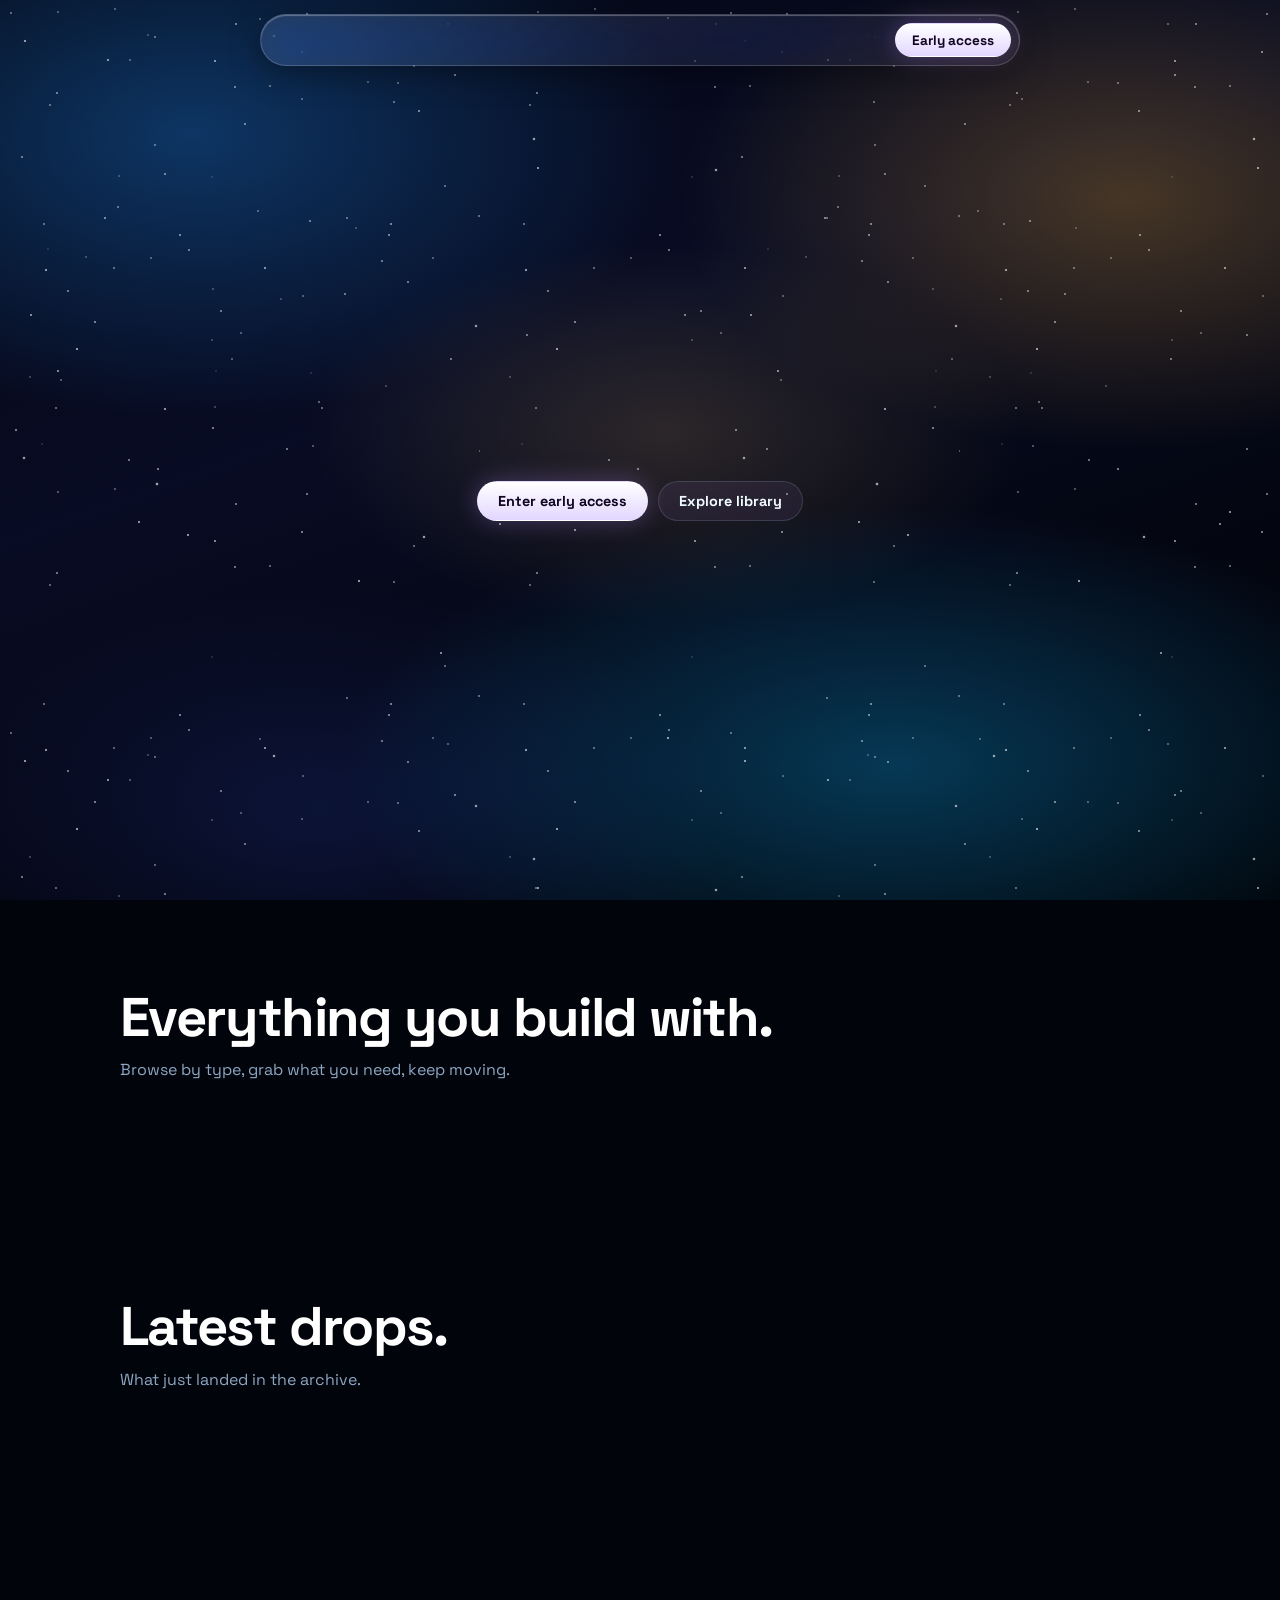
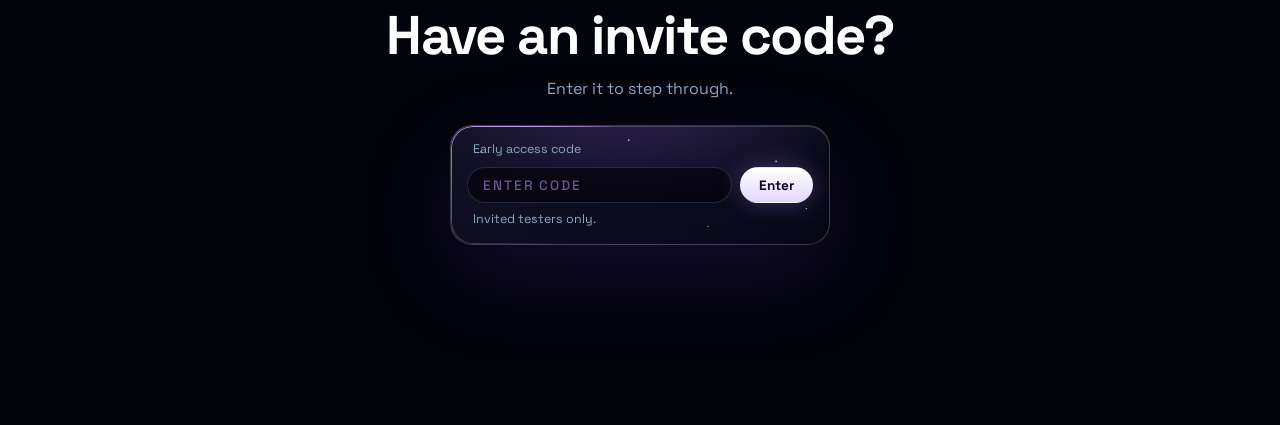
<file: index.html>
<!DOCTYPE html>
<html lang="en">
<head>
<meta charset="utf-8">
<meta name="viewport" content="width=device-width, initial-scale=1">
<title>Alephfall Library</title>
<meta name="description" content="Alephfall Library">
<link rel="preconnect" href="https://fonts.googleapis.com">
<link rel="preconnect" href="https://fonts.gstatic.com" crossorigin>
<link href="https://fonts.googleapis.com/css2?family=Space+Grotesk:wght@400;500;700;800&display=swap" rel="stylesheet">
<link rel="stylesheet" href="css/style.css">
</head>
<body>
<div class="cosmos" aria-hidden="true">
  <div class="stars"></div>
  <i class="meteor m1"></i>
  <i class="meteor m2"></i>
  <i class="meteor m3"></i>
  <i class="meteor m4"></i>
  <i class="meteor m5"></i>
  <i class="meteor m6"></i>
</div>

<nav class="nav glass">
  <a class="brand" id="brand" href="#top"></a>
  <div class="nav-links" id="navLinks"></div>
  <a class="btn sm solid" href="#access">Early access</a>
</nav>

<header class="hero" id="top">
  <div class="eyebrow" id="eyebrow"></div>
  <h1 id="title"></h1>
  <p class="lead" id="lead"></p>
  <div class="cta">
    <a class="btn solid" href="#access">Enter early access</a>
    <a class="btn" href="#library">Explore library</a>
  </div>
</header>

<section id="library">
  <div class="wrap">
    <h2>Everything you build with.</h2>
    <p class="sub">Browse by type, grab what you need, keep moving.</p>
    <div class="grid" id="libraryGrid"></div>
  </div>
</section>

<section id="drops">
  <div class="wrap">
    <h2>Latest drops.</h2>
    <p class="sub">What just landed in the archive.</p>
    <div class="drops" id="dropsList"></div>
  </div>
</section>

<section id="access">
  <div class="wrap center">
    <h2>Have an invite code?</h2>
    <p class="sub">Enter it to step through.</p>
    <div class="gate glass" id="gate">
      <label for="code">Early access code</label>
      <div class="row">
        <input id="code" type="text" placeholder="ENTER CODE" autocomplete="off" spellcheck="false" maxlength="40">
        <button class="btn solid" id="enter" type="button">Enter</button>
      </div>
      <div class="msg" id="msg">Invited testers only.</div>
    </div>
  </div>
</section>

<footer id="footer"></footer>
<div class="warp" id="warp"></div>

<script src="js/config.js"></script>
<script src="js/embed.js"></script>
<script src="js/main.js"></script>
</body>
</html>
</file>
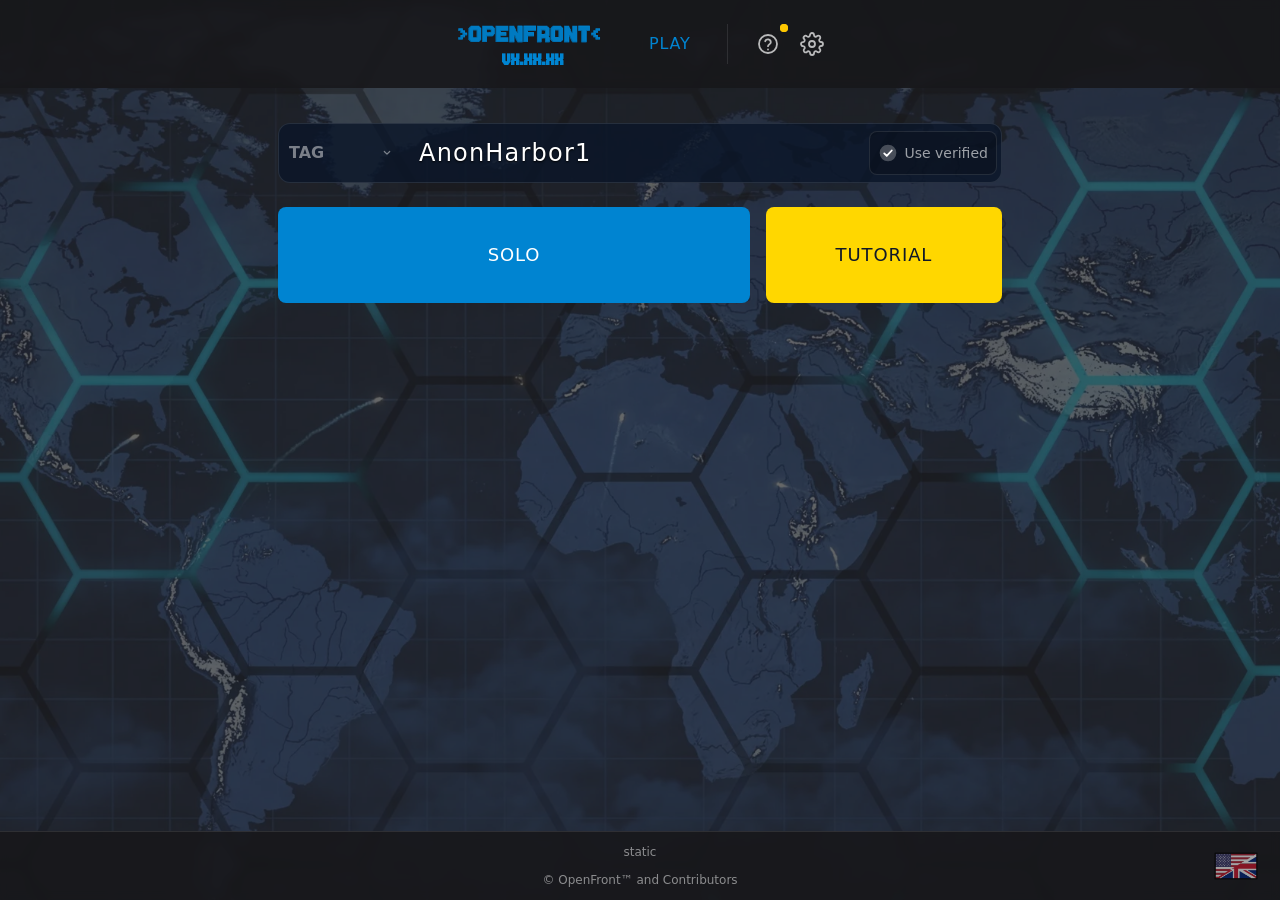
<file: deploy/front/index.html>
<!doctype html>
<html lang="en" class="h-full preload" translate="no">
  <head>
    <meta charset="UTF-8" />
    <meta
      name="viewport"
      content="width=device-width, initial-scale=1.0, viewport-fit=cover"
    />
    <title data-i18n="main.title">OpenFront v0.35.2 (Offline)</title>
    <link rel="manifest" href="./_assets/manifest.19168ed1bee0.json" />
    <link rel="icon" type="image/svg+xml" href="./_assets/images/Favicon.fd74c5524286.svg" />

    <!-- Preload styles -->
    <style>
      html {
        color-scheme: dark;
      }

      html.preload {
        visibility: visible !important;
        opacity: 1 !important;
        background-color: #111827 !important;
      }

      html.preload body {
        visibility: hidden;
        opacity: 0;
      }

      .preload {
        visibility: hidden;
        opacity: 0;
        transition: opacity 0.5s ease-out;
      }

      /* iOS safe area support */
      body {
        padding-top: env(safe-area-inset-top);
        padding-right: env(safe-area-inset-right);
        padding-bottom: env(safe-area-inset-bottom);
        padding-left: env(safe-area-inset-left);
      }

      /* Ensure full viewport height on iOS; body grows with content so the
         document scrolls (see styles.css) */
      html {
        height: 100%;
        height: -webkit-fill-available;
      }
      body {
        min-height: 100%;
        min-height: -webkit-fill-available;
      }

      /* Disable iOS double-tap "smart zoom" on the page; the game has its
         own map zoom. Panning/scrolling stays allowed. See issue #4609. */
      html,
      body {
        touch-action: manipulation;
      }
    </style>

    <meta
      name="description"
      content="OpenFront offline build: singleplayer plus private lobbies."
    />
    <meta name="robots" content="noindex" />

    <script>
      window.BOOTSTRAP_CONFIG = {
        gitCommit: "static",
        assetManifest: {"atlases/emoji-atlas-meta.json":"/_assets/atlases/emoji-atlas-meta.647f00bd439d.json","atlases/emoji-atlas.png":"/_assets/atlases/emoji-atlas.eb6eeb4f6077.png","atlases/fx-atlas-meta.json":"/_assets/atlases/fx-atlas-meta.3d5c9948d9c5.json","atlases/fx-atlas.png":"/_assets/atlases/fx-atlas.1e3eee04b372.png","atlases/icon-atlas.png":"/_assets/atlases/icon-atlas.4ab5e2296166.png","atlases/msdf-atlas.json":"/_assets/atlases/msdf-atlas.ab954346804a.json","atlases/msdf-atlas.png":"/_assets/atlases/msdf-atlas.aa15648023d9.png","atlases/status-atlas-meta.json":"/_assets/atlases/status-atlas-meta.6242d8678fd4.json","atlases/status-atlas.png":"/_assets/atlases/status-atlas.c0d5d649b35b.png","atlases/unit-atlas.png":"/_assets/atlases/unit-atlas.3a75b7ef86f2.png","changelog.md":"/_assets/changelog.43f8fba0f146.md","flags/1_Airgialla.svg":"/_assets/flags/1_Airgialla.8ff4edcb40cb.svg","flags/1_Connacht.svg":"/_assets/flags/1_Connacht.7b6ab0212efb.svg","flags/1_Dalriata.svg":"/_assets/flags/1_Dalriata.074344009c4c.svg","flags/1_Dumnonia.svg":"/_assets/flags/1_Dumnonia.56bb52d2e91e.svg","flags/1_Dyfed.svg":"/_assets/flags/1_Dyfed.c37c0dcad731.svg","flags/1_East Anglia.svg":"/_assets/flags/1_East%20Anglia.2155449e2574.svg","flags/1_Essex.svg":"/_assets/flags/1_Essex.54464b5ccc65.svg","flags/1_Fortriu.svg":"/_assets/flags/1_Fortriu.4857ba99cb0d.svg","flags/1_Franks.svg":"/_assets/flags/1_Franks.60af4caa2c01.svg","flags/1_Gwent.svg":"/_assets/flags/1_Gwent.90378e719442.svg","flags/1_Gwynedd.svg":"/_assets/flags/1_Gwynedd.3e316cc897df.svg","flags/1_Kent.svg":"/_assets/flags/1_Kent.4ceb9e3eaea9.svg","flags/1_Laigin.svg":"/_assets/flags/1_Laigin.14a7606efc02.svg","flags/1_Mercia.svg":"/_assets/flags/1_Mercia.551f6b86eb62.svg","flags/1_Munster.svg":"/_assets/flags/1_Munster.bc06082571b9.svg","flags/1_Northern Ui Neill.svg":"/_assets/flags/1_Northern%20Ui%20Neill.28af2a263eab.svg","flags/1_Northumbria.svg":"/_assets/flags/1_Northumbria.de3883c0a930.svg","flags/1_Occitania.svg":"/_assets/flags/1_Occitania.c2d114142254.svg","flags/1_Powys.svg":"/_assets/flags/1_Powys.96ed1090cf2e.svg","flags/1_Southern Ui Neill.svg":"/_assets/flags/1_Southern%20Ui%20Neill.28af2a263eab.svg","flags/1_Strathclyde.svg":"/_assets/flags/1_Strathclyde.47babec84444.svg","flags/1_Sussex.svg":"/_assets/flags/1_Sussex.b098912d47dc.svg","flags/1_Ulaid.svg":"/_assets/flags/1_Ulaid.9091afdf291c.svg","flags/1_Wessex.svg":"/_assets/flags/1_Wessex.3fca1121a814.svg","flags/Abbasid Caliphate.svg":"/_assets/flags/Abbasid%20Caliphate.ed17b262829c.svg","flags/Acadiana.svg":"/_assets/flags/Acadiana.147562577bea.svg","flags/Aceh.svg":"/_assets/flags/Aceh.b16804c0280c.svg","flags/Achaemenid Empire.svg":"/_assets/flags/Achaemenid%20Empire.5beecc14af25.svg","flags/Adal Sultanate.svg":"/_assets/flags/Adal%20Sultanate.67cdbf01996e.svg","flags/Aden State.svg":"/_assets/flags/Aden%20State.242d8bb90bf0.svg","flags/African union.svg":"/_assets/flags/African%20union.e077766a940d.svg","flags/Alabama.svg":"/_assets/flags/Alabama.ae4954b9a32d.svg","flags/Alash Autonomy.svg":"/_assets/flags/Alash%20Autonomy.24ae3a915060.svg","flags/Alaska.svg":"/_assets/flags/Alaska.77a066c48c36.svg","flags/Alawi Sheikhdom.svg":"/_assets/flags/Alawi%20Sheikhdom.f76984925f49.svg","flags/Alkebulan.svg":"/_assets/flags/Alkebulan.894e0f1ea1b2.svg","flags/Almohad Dynasty.svg":"/_assets/flags/Almohad%20Dynasty.55d71496b376.svg","flags/Almoravid Dynasty.svg":"/_assets/flags/Almoravid%20Dynasty.330ac061afc4.svg","flags/Amazigh flag.svg":"/_assets/flags/Amazigh%20flag.cecc7c5381be.svg","flags/Ambazonia.svg":"/_assets/flags/Ambazonia.bb732a6a9c9e.svg","flags/American_Samoa.svg":"/_assets/flags/American_Samoa.8b768a90c813.svg","flags/Anarchist flag.svg":"/_assets/flags/Anarchist%20flag.c560d251320f.svg","flags/Anishinaabe.svg":"/_assets/flags/Anishinaabe.b2cdc3e929f2.svg","flags/Antankarana.svg":"/_assets/flags/Antankarana.3c010126fe29.svg","flags/Antarctica (True South).svg":"/_assets/flags/Antarctica%20(True%20South).05c35ba3399f.svg","flags/Apartheid South Africa.svg":"/_assets/flags/Apartheid%20South%20Africa.48a0ba74bd27.svg","flags/Aqrabi Sheikhdom.svg":"/_assets/flags/Aqrabi%20Sheikhdom.43f8aa9f807a.svg","flags/Arabia.svg":"/_assets/flags/Arabia.a18eacb6da74.svg","flags/Aram Damascus.svg":"/_assets/flags/Aram%20Damascus.2edf122caf40.svg","flags/Arapaho.svg":"/_assets/flags/Arapaho.3e5bd0ea49a3.svg","flags/Arizona.svg":"/_assets/flags/Arizona.f6fafd6ebb3d.svg","flags/Arkansas.svg":"/_assets/flags/Arkansas.b455a5b0fc09.svg","flags/Armenian Kingdom Of Cilicia.svg":"/_assets/flags/Armenian%20Kingdom%20Of%20Cilicia.9e06ec7a151e.svg","flags/Armenian SSR.svg":"/_assets/flags/Armenian%20SSR.05e83a8888c4.svg","flags/Association of Caribbean States.svg":"/_assets/flags/Association%20of%20Caribbean%20States.b49cae346f85.svg","flags/Assyria.svg":"/_assets/flags/Assyria.650a00624c26.svg","flags/Atacama.svg":"/_assets/flags/Atacama.ce8fcf70dde0.svg","flags/Athens.svg":"/_assets/flags/Athens.36307f39d31c.svg","flags/Atlanta.svg":"/_assets/flags/Atlanta.2bef69f5d3f0.svg","flags/Austin.svg":"/_assets/flags/Austin.4b0493b484af.svg","flags/Australian Aboriginal Flag.svg":"/_assets/flags/Australian%20Aboriginal%20Flag.c269b660a509.svg","flags/Ayyubid Dynasty.svg":"/_assets/flags/Ayyubid%20Dynasty.292ff543c480.svg","flags/Azad Kashmir.svg":"/_assets/flags/Azad%20Kashmir.4764ef870942.svg","flags/Azerbaijan SSR.svg":"/_assets/flags/Azerbaijan%20SSR.b817166fbc49.svg","flags/Aztec Empire.svg":"/_assets/flags/Aztec%20Empire.15fa83b15030.svg","flags/Babylonia.svg":"/_assets/flags/Babylonia.797fc9628d6c.svg","flags/Baidah Sultanate.svg":"/_assets/flags/Baidah%20Sultanate.b02d396c41f6.svg","flags/Barbuda.svg":"/_assets/flags/Barbuda.bc9ba3a939e8.svg","flags/Baton Rouge.svg":"/_assets/flags/Baton%20Rouge.4a41a19744f0.svg","flags/Bedford.svg":"/_assets/flags/Bedford.515b9acab58e.svg","flags/Beja.svg":"/_assets/flags/Beja.dd071abee570.svg","flags/Biafra.svg":"/_assets/flags/Biafra.f2cc9051189f.svg","flags/Black Flag.svg":"/_assets/flags/Black%20Flag.012fc8afa18c.svg","flags/Bophuthatswana.svg":"/_assets/flags/Bophuthatswana.924d9430dba4.svg","flags/British Antarctic Territory.svg":"/_assets/flags/British%20Antarctic%20Territory.a1f9751a6c9d.svg","flags/Bukhara.svg":"/_assets/flags/Bukhara.72d6a1fb4336.svg","flags/Burma.svg":"/_assets/flags/Burma.cb64843aebdc.svg","flags/Burma2.svg":"/_assets/flags/Burma2.8abc87efe5a4.svg","flags/Byelorussian SSR.svg":"/_assets/flags/Byelorussian%20SSR.e0956bdb9c66.svg","flags/Byzantine Empire.svg":"/_assets/flags/Byzantine%20Empire.bae45f47a9f0.svg","flags/CARICOM.svg":"/_assets/flags/CARICOM.217021923f3f.svg","flags/California.svg":"/_assets/flags/California.966a4e55fea0.svg","flags/Cape Republic.svg":"/_assets/flags/Cape%20Republic.e581dc8988f4.svg","flags/Cape Town.svg":"/_assets/flags/Cape%20Town.9cd7cd7c9e11.svg","flags/Capybara.svg":"/_assets/flags/Capybara.7d972b4f7bbb.svg","flags/Carthage.svg":"/_assets/flags/Carthage.4804b853d2d2.svg","flags/Cascadia.svg":"/_assets/flags/Cascadia.b320a1c3757f.svg","flags/Ceara.svg":"/_assets/flags/Ceara.2707b2a8c587.svg","flags/Chaco.svg":"/_assets/flags/Chaco.cf75a93fa111.svg","flags/Chagossians.svg":"/_assets/flags/Chagossians.00fcf1e0205c.svg","flags/Chaldea.svg":"/_assets/flags/Chaldea.30ff61cb1a37.svg","flags/Cherokee Nation.svg":"/_assets/flags/Cherokee%20Nation.cc0bd43a4ba1.svg","flags/Chickasaw.svg":"/_assets/flags/Chickasaw.d461ed52b24a.svg","flags/Chin State.svg":"/_assets/flags/Chin%20State.b01cd13e3ba7.svg","flags/Chinook.svg":"/_assets/flags/Chinook.6e6f1f874476.svg","flags/Choctaw.svg":"/_assets/flags/Choctaw.52ce13db5ad6.svg","flags/Chubut.svg":"/_assets/flags/Chubut.64428b2850d8.svg","flags/Chuvashia.svg":"/_assets/flags/Chuvashia.39046f95baba.svg","flags/Circassia.svg":"/_assets/flags/Circassia.4e2e74c1ba86.svg","flags/Ciskei.svg":"/_assets/flags/Ciskei.f74c5f37d357.svg","flags/Colchis.svg":"/_assets/flags/Colchis.92d25bd49383.svg","flags/Colorado.svg":"/_assets/flags/Colorado.a9c25de572bf.svg","flags/Commonwealth.svg":"/_assets/flags/Commonwealth.1d8f23799bfe.svg","flags/Communist Romania.svg":"/_assets/flags/Communist%20Romania.e1024e39b1cf.svg","flags/Communist flag.svg":"/_assets/flags/Communist%20flag.d1dd7faf5782.svg","flags/Comoros Islamic Republic.svg":"/_assets/flags/Comoros%20Islamic%20Republic.28c1ce5f2d4b.svg","flags/Confederate States.svg":"/_assets/flags/Confederate%20States.860729f036fe.svg","flags/Connecticut.svg":"/_assets/flags/Connecticut.7d693ed35650.svg","flags/Coquimbo.svg":"/_assets/flags/Coquimbo.3705fa19f7f0.svg","flags/Cordoba (Argentina).svg":"/_assets/flags/Cordoba%20(Argentina).b1058b7d0f88.svg","flags/Corpus Christi.svg":"/_assets/flags/Corpus%20Christi.fdfcdfe4da3c.svg","flags/Corrientes.svg":"/_assets/flags/Corrientes.840cf19dbc6e.svg","flags/Corsica.svg":"/_assets/flags/Corsica.53884c46f3cd.svg","flags/County of Edessa.svg":"/_assets/flags/County%20of%20Edessa.18ba47fc7f82.svg","flags/County of Tripoli.svg":"/_assets/flags/County%20of%20Tripoli.46f8aed6f067.svg","flags/Courland Governorate.svg":"/_assets/flags/Courland%20Governorate.f6ecb93b6a82.svg","flags/Crown Of Aragon.svg":"/_assets/flags/Crown%20Of%20Aragon.58a4941b87f4.svg","flags/Cthulhu Republic.svg":"/_assets/flags/Cthulhu%20Republic.7e5c1070fab9.svg","flags/DE-BB.svg":"/_assets/flags/DE-BB.121c8391a949.svg","flags/DE-BE.svg":"/_assets/flags/DE-BE.cf4755435ee4.svg","flags/DE-BW.svg":"/_assets/flags/DE-BW.a2ac885f132a.svg","flags/DE-BY-L.svg":"/_assets/flags/DE-BY-L.d510fc3e2d26.svg","flags/DE-BY.svg":"/_assets/flags/DE-BY.cd605fe2c0bb.svg","flags/DE-HB.svg":"/_assets/flags/DE-HB.fb0910ceb6e8.svg","flags/DE-HE.svg":"/_assets/flags/DE-HE.2de42a358006.svg","flags/DE-HH.svg":"/_assets/flags/DE-HH.530b2cdab4f2.svg","flags/DE-MV.svg":"/_assets/flags/DE-MV.5ce9bc2a7123.svg","flags/DE-NI.svg":"/_assets/flags/DE-NI.69ee93a2cdeb.svg","flags/DE-NW.svg":"/_assets/flags/DE-NW.017a98805d40.svg","flags/DE-RP.svg":"/_assets/flags/DE-RP.b7cffbc8d698.svg","flags/DE-SH.svg":"/_assets/flags/DE-SH.7d0fc9ce2f9c.svg","flags/DE-SL.svg":"/_assets/flags/DE-SL.7faf90e51039.svg","flags/DE-SN.svg":"/_assets/flags/DE-SN.8c2ec2b97a44.svg","flags/DE-ST.svg":"/_assets/flags/DE-ST.104d64cb65a7.svg","flags/DE-TH.svg":"/_assets/flags/DE-TH.fc879fdfbe65.svg","flags/Dallas.svg":"/_assets/flags/Dallas.da2262c752ad.svg","flags/Danu.svg":"/_assets/flags/Danu.aba6a237ea4e.svg","flags/Danzig.svg":"/_assets/flags/Danzig.b8baa20e0fdf.svg","flags/Darfur.svg":"/_assets/flags/Darfur.7f10d5b5ccf0.svg","flags/Dathina Sheikhdom.svg":"/_assets/flags/Dathina%20Sheikhdom.65d427a6ae17.svg","flags/Delaware.svg":"/_assets/flags/Delaware.4f62c3df2f4c.svg","flags/Dervish State.svg":"/_assets/flags/Dervish%20State.83f85d28e99a.svg","flags/Deseret.svg":"/_assets/flags/Deseret.0aafc4004abc.svg","flags/Dilmun.svg":"/_assets/flags/Dilmun.8f99961a1d7c.svg","flags/District_of_Columbia.svg":"/_assets/flags/District_of_Columbia.151261527c7e.svg","flags/Drenthe.svg":"/_assets/flags/Drenthe.d90226c9cdec.svg","flags/Duchy of Courland and Semigallia.svg":"/_assets/flags/Duchy%20of%20Courland%20and%20Semigallia.5cd88e369abd.svg","flags/Duchy of Modena and Reggio.svg":"/_assets/flags/Duchy%20of%20Modena%20and%20Reggio.0b2f1b154a6d.svg","flags/Duchy of Parma.svg":"/_assets/flags/Duchy%20of%20Parma.5ea7a501cd83.svg","flags/Dutch East India Company.svg":"/_assets/flags/Dutch%20East%20India%20Company.7b196f63c3e9.svg","flags/East African Community.svg":"/_assets/flags/East%20African%20Community.1400d3eb9469.svg","flags/Eastern_Turkistan_Flag.svg":"/_assets/flags/Eastern_Turkistan_Flag.b46286745185.svg","flags/El Paso.svg":"/_assets/flags/El%20Paso.5e456f524995.svg","flags/Elam.svg":"/_assets/flags/Elam.0d1373dbba53.svg","flags/Emirate of Afghanistan.svg":"/_assets/flags/Emirate%20of%20Afghanistan.8bf6ea35467c.svg","flags/Emirate of Asir.svg":"/_assets/flags/Emirate%20of%20Asir.75bfe699ab5f.svg","flags/Emirate of Beihan.svg":"/_assets/flags/Emirate%20of%20Beihan.28efb36f9ed3.svg","flags/Emirate of Dhala.svg":"/_assets/flags/Emirate%20of%20Dhala.a8912a984aa7.svg","flags/Empire of Japan.svg":"/_assets/flags/Empire%20of%20Japan.199c34c03240.svg","flags/Empire of Japan1.svg":"/_assets/flags/Empire%20of%20Japan1.5cbbbe688709.svg","flags/Entre Rios.svg":"/_assets/flags/Entre%20Rios.ac8e11abb8f2.svg","flags/Eritrea (Ethiopian).svg":"/_assets/flags/Eritrea%20(Ethiopian).c5886f8edc98.svg","flags/Essex.svg":"/_assets/flags/Essex.54464b5ccc65.svg","flags/Estonia (nordic).svg":"/_assets/flags/Estonia%20(nordic).2d9d709bf3fc.svg","flags/Estonian SSR.svg":"/_assets/flags/Estonian%20SSR.55c033844063.svg","flags/Ethiopian Empire.svg":"/_assets/flags/Ethiopian%20Empire.8ab221f5f5ab.svg","flags/Fascist Spain.svg":"/_assets/flags/Fascist%20Spain.d854f2dcb33e.svg","flags/Fatimid Caliphate.svg":"/_assets/flags/Fatimid%20Caliphate.70fa2f9fc7b1.svg","flags/Federal Republic of Central America.svg":"/_assets/flags/Federal%20Republic%20of%20Central%20America.018a3cf279bf.svg","flags/FlagOfMars.svg":"/_assets/flags/FlagOfMars.4e0be6c477a3.svg","flags/Flag_of_Hong_Kong_(1959-1997).svg":"/_assets/flags/Flag_of_Hong_Kong_(1959-1997).0a777bd1f948.svg","flags/Flag_of_Manchukuo.svg":"/_assets/flags/Flag_of_Manchukuo.fec9274320a3.svg","flags/Flag_of_Taiping_Heavenly_Kingdom.svg":"/_assets/flags/Flag_of_Taiping_Heavenly_Kingdom.b85bff93da16.svg","flags/Flag_of_the_Trucial_States_(1968–1971).svg":"/_assets/flags/Flag_of_the_Trucial_States_(1968%E2%80%931971).0531c829b54d.svg","flags/Flanders.svg":"/_assets/flags/Flanders.6867f3d80c49.svg","flags/Florida.svg":"/_assets/flags/Florida.e92f6ee3814e.svg","flags/Formosa.svg":"/_assets/flags/Formosa.22837d1fd350.svg","flags/Franco-Columbians.svg":"/_assets/flags/Franco-Columbians.b5c75cc08075.svg","flags/Franks.svg":"/_assets/flags/Franks.60af4caa2c01.svg","flags/Free France.svg":"/_assets/flags/Free%20France.8741a29897f0.svg","flags/French foreign legion.svg":"/_assets/flags/French%20foreign%20legion.a2f21ee52130.svg","flags/Friesland.svg":"/_assets/flags/Friesland.8bc54e3f63d4.svg","flags/GB-CHE.svg":"/_assets/flags/GB-CHE.49de50a7162b.svg","flags/GB-CMA.svg":"/_assets/flags/GB-CMA.0aef78cd8a85.svg","flags/GB-LAN.svg":"/_assets/flags/GB-LAN.cb97d722bfb0.svg","flags/GB-Merseyside.svg":"/_assets/flags/GB-Merseyside.0470418e833c.svg","flags/Galmudug.svg":"/_assets/flags/Galmudug.7fe844ebd3ee.svg","flags/Garamant.svg":"/_assets/flags/Garamant.e64678922b1e.svg","flags/Garifuna.svg":"/_assets/flags/Garifuna.4a082a3067b3.svg","flags/Gascony.svg":"/_assets/flags/Gascony.3f97f2453f01.svg","flags/Gazankulu.svg":"/_assets/flags/Gazankulu.9784ad62fd8f.svg","flags/Gelderland.svg":"/_assets/flags/Gelderland.db908a3a882e.svg","flags/Georgia_US.svg":"/_assets/flags/Georgia_US.af6bcabfefe3.svg","flags/Georgian SSR.svg":"/_assets/flags/Georgian%20SSR.1b91cb15ca15.svg","flags/German Confederation.svg":"/_assets/flags/German%20Confederation.110d6cfe99d6.svg","flags/German Empire.svg":"/_assets/flags/German%20Empire.b8007186ebaa.svg","flags/Golden Horde.svg":"/_assets/flags/Golden%20Horde.3b16ce13c13b.svg","flags/Good Hope.svg":"/_assets/flags/Good%20Hope.150d2f49aff7.svg","flags/Goshen.svg":"/_assets/flags/Goshen.3c8d0338ce37.svg","flags/Grand Duchy of Finland.svg":"/_assets/flags/Grand%20Duchy%20of%20Finland.9a499a3447ef.svg","flags/Grand Duchy of Lithuania.svg":"/_assets/flags/Grand%20Duchy%20of%20Lithuania.7aeebce0a3d1.svg","flags/Grand Duchy of Tuscany.svg":"/_assets/flags/Grand%20Duchy%20of%20Tuscany.9b6862730a78.svg","flags/Guam.svg":"/_assets/flags/Guam.aa44f7cd15d7.svg","flags/Guatemala Indigenous.svg":"/_assets/flags/Guatemala%20Indigenous.fef5b42b7d0a.svg","flags/Göktürks Khaganate.svg":"/_assets/flags/G%C3%B6kt%C3%BCrks%20Khaganate.bfeb680f281a.svg","flags/Habsburg Austria.svg":"/_assets/flags/Habsburg%20Austria.02144f486062.svg","flags/Haudenosaunee.svg":"/_assets/flags/Haudenosaunee.0342d0ae04d5.svg","flags/Haushabi.svg":"/_assets/flags/Haushabi.c4415c4f539b.svg","flags/Hawaii.svg":"/_assets/flags/Hawaii.4e60cab173bc.svg","flags/Hirshabelle.svg":"/_assets/flags/Hirshabelle.8540de2b0976.svg","flags/Holy Roman Empire.svg":"/_assets/flags/Holy%20Roman%20Empire.8073af54c3fd.svg","flags/Houston.svg":"/_assets/flags/Houston.c96307a7dede.svg","flags/Hyrcania.svg":"/_assets/flags/Hyrcania.b118e6986e35.svg","flags/Idaho.svg":"/_assets/flags/Idaho.47801ca27d03.svg","flags/Illinois (Centennial).svg":"/_assets/flags/Illinois%20(Centennial).94d811f22ee5.svg","flags/Illinois.svg":"/_assets/flags/Illinois.971737198d2b.svg","flags/Imperial Ethiopia.svg":"/_assets/flags/Imperial%20Ethiopia.28a3b094b881.svg","flags/Indiana.svg":"/_assets/flags/Indiana.93c87e90b075.svg","flags/Inuvialuit.svg":"/_assets/flags/Inuvialuit.42026ad92c9e.svg","flags/Iowa.svg":"/_assets/flags/Iowa.36c96fbc4efb.svg","flags/Jacksonville.svg":"/_assets/flags/Jacksonville.c4a9ccdf4739.svg","flags/Jammu and Kashmir.svg":"/_assets/flags/Jammu%20and%20Kashmir.b5f388a04665.svg","flags/Jefferson.svg":"/_assets/flags/Jefferson.11fb286492be.svg","flags/Johor.svg":"/_assets/flags/Johor.97c996733a22.svg","flags/Jubaland.svg":"/_assets/flags/Jubaland.e918b109c4c9.svg","flags/Jujuy.svg":"/_assets/flags/Jujuy.43ddb92c1258.svg","flags/Kachin.svg":"/_assets/flags/Kachin.a85846589735.svg","flags/Kalmar Union.svg":"/_assets/flags/Kalmar%20Union.00495b3f70d6.svg","flags/Kansas (Banner).svg":"/_assets/flags/Kansas%20(Banner).5e2a9cf8d144.svg","flags/Kansas.svg":"/_assets/flags/Kansas.707217c3281a.svg","flags/Karelo-Finnish SSR.svg":"/_assets/flags/Karelo-Finnish%20SSR.89f7ac81ed5a.svg","flags/Kathiri State.svg":"/_assets/flags/Kathiri%20State.09d138a7b748.svg","flags/Kayah.svg":"/_assets/flags/Kayah.bb560b7525df.svg","flags/Kayin.svg":"/_assets/flags/Kayin.77b9890bc7f7.svg","flags/Kazakh Khanate.svg":"/_assets/flags/Kazakh%20Khanate.c6e2c148b7b5.svg","flags/Kazakh SSR.svg":"/_assets/flags/Kazakh%20SSR.2fe7675d838f.svg","flags/Kedah.svg":"/_assets/flags/Kedah.9ba319d54c58.svg","flags/Kelantan.svg":"/_assets/flags/Kelantan.f8d8ddfcf1b4.svg","flags/Kemet.svg":"/_assets/flags/Kemet.6865c903a8a9.svg","flags/Kent.svg":"/_assets/flags/Kent.4ceb9e3eaea9.svg","flags/Kentucky.svg":"/_assets/flags/Kentucky.887c3051d3f5.svg","flags/Key West.svg":"/_assets/flags/Key%20West.09c8ae600364.svg","flags/Khatumo.svg":"/_assets/flags/Khatumo.f61c414ddb46.svg","flags/Khemet.svg":"/_assets/flags/Khemet.c85b9bad91e2.svg","flags/Khiva.svg":"/_assets/flags/Khiva.4fddf3cdc178.svg","flags/Khoisan.svg":"/_assets/flags/Khoisan.5542a62440ca.svg","flags/Kingdom Of Cyprus.svg":"/_assets/flags/Kingdom%20Of%20Cyprus.5e5fd446118f.svg","flags/Kingdom of Araucania and Patagonia.svg":"/_assets/flags/Kingdom%20of%20Araucania%20and%20Patagonia.37c606205b3c.svg","flags/Kingdom of Benin.svg":"/_assets/flags/Kingdom%20of%20Benin.8b74b3b0ed70.svg","flags/Kingdom of Dahomey.svg":"/_assets/flags/Kingdom%20of%20Dahomey.6234d9cece37.svg","flags/Kingdom of Egypt.svg":"/_assets/flags/Kingdom%20of%20Egypt.28f6715e3906.svg","flags/Kingdom of France.svg":"/_assets/flags/Kingdom%20of%20France.d1ab5d18f104.svg","flags/Kingdom of Hungary.svg":"/_assets/flags/Kingdom%20of%20Hungary.7923d0c49a77.svg","flags/Kingdom of Iraq.svg":"/_assets/flags/Kingdom%20of%20Iraq.976a363776ab.svg","flags/Kingdom of Ireland.svg":"/_assets/flags/Kingdom%20of%20Ireland.f8874c3b400e.svg","flags/Kingdom of Jerusalem.svg":"/_assets/flags/Kingdom%20of%20Jerusalem.5135a79e256e.svg","flags/Kingdom of Judah.svg":"/_assets/flags/Kingdom%20of%20Judah.c78412982b4d.svg","flags/Kingdom of Kongo.svg":"/_assets/flags/Kingdom%20of%20Kongo.73833a30be0c.svg","flags/Kingdom of Sardinia.svg":"/_assets/flags/Kingdom%20of%20Sardinia.f2222f1a159c.svg","flags/Kingdom of Syria.svg":"/_assets/flags/Kingdom%20of%20Syria.d278afa4d1ca.svg","flags/Kingdom of Yemen.svg":"/_assets/flags/Kingdom%20of%20Yemen.7f8617816719.svg","flags/Kingdom_of_Iraq.svg":"/_assets/flags/Kingdom_of_Iraq.976a363776ab.svg","flags/Kingdom_of_Judah.svg":"/_assets/flags/Kingdom_of_Judah.c78412982b4d.svg","flags/Kirghiz SSR.svg":"/_assets/flags/Kirghiz%20SSR.860bc1c8e011.svg","flags/Kiwi.svg":"/_assets/flags/Kiwi.e799c8178850.svg","flags/Kokang.svg":"/_assets/flags/Kokang.e2d5dc5d3b8f.svg","flags/Kuala Lumpur.svg":"/_assets/flags/Kuala%20Lumpur.8a4ee1000d44.svg","flags/Kuomintang_Emblem.svg":"/_assets/flags/Kuomintang_Emblem.3c53d42c6e51.svg","flags/Kush.svg":"/_assets/flags/Kush.5a93ef86aeb2.svg","flags/KwaNdebele.svg":"/_assets/flags/KwaNdebele.2ff04456edde.svg","flags/KwaZulu.svg":"/_assets/flags/KwaZulu.dd9d221df801.svg","flags/La Araucania.svg":"/_assets/flags/La%20Araucania.5d14c99f7fd8.svg","flags/La Pampa.svg":"/_assets/flags/La%20Pampa.9ca6983936bc.svg","flags/La Rioja.svg":"/_assets/flags/La%20Rioja.1c9244e01eb9.svg","flags/Labuan.svg":"/_assets/flags/Labuan.d5941bfcca94.svg","flags/Laigin.svg":"/_assets/flags/Laigin.14a7606efc02.svg","flags/Lakotah.svg":"/_assets/flags/Lakotah.8899ee9d1eb5.svg","flags/Laredo.svg":"/_assets/flags/Laredo.cb55a7a463fa.svg","flags/Latvian SSR.svg":"/_assets/flags/Latvian%20SSR.f2eb56fb4f48.svg","flags/League of Nations.svg":"/_assets/flags/League%20of%20Nations.5ff1e2c9b5b5.svg","flags/Lebowa.svg":"/_assets/flags/Lebowa.47cda713c9a5.svg","flags/Leinster.svg":"/_assets/flags/Leinster.2b880f583be4.svg","flags/Lenca.svg":"/_assets/flags/Lenca.8a9254b69180.svg","flags/Liberalism_flag.svg":"/_assets/flags/Liberalism_flag.803e08a46cec.svg","flags/Libyan Jamahiriya.svg":"/_assets/flags/Libyan%20Jamahiriya.1fb34c0c3f9c.svg","flags/Lihyan.svg":"/_assets/flags/Lihyan.b4236cb1d5e6.svg","flags/Lincoln.svg":"/_assets/flags/Lincoln.44df2afc2b91.svg","flags/Listenbourg.svg":"/_assets/flags/Listenbourg.f87e2c00bbb7.svg","flags/Lithuanian SSR.svg":"/_assets/flags/Lithuanian%20SSR.c8db0f4ace21.svg","flags/Los Altos.svg":"/_assets/flags/Los%20Altos.3ee859fbf9e4.svg","flags/Los Lagos.svg":"/_assets/flags/Los%20Lagos.697afeeee6a6.svg","flags/Los Rios.svg":"/_assets/flags/Los%20Rios.93b2478155e5.svg","flags/Louisiana.svg":"/_assets/flags/Louisiana.4f848490951e.svg","flags/Lower Aulaqi Sultanate.svg":"/_assets/flags/Lower%20Aulaqi%20Sultanate.7cb20cfe2aa6.svg","flags/Lower Silesia.svg":"/_assets/flags/Lower%20Silesia.3459846c01a0.svg","flags/Lydia.svg":"/_assets/flags/Lydia.39ca9aab17bd.svg","flags/Ma_Clique_Flag.svg":"/_assets/flags/Ma_Clique_Flag.ee0fa09a3040.svg","flags/Macedonia.svg":"/_assets/flags/Macedonia.87f8d657468d.svg","flags/Magallanes.svg":"/_assets/flags/Magallanes.eef2ae552766.svg","flags/Mahdist Sudan.svg":"/_assets/flags/Mahdist%20Sudan.00365eacec32.svg","flags/Mahra Sultanate.svg":"/_assets/flags/Mahra%20Sultanate.e6fd037119bb.svg","flags/Maine (1901).svg":"/_assets/flags/Maine%20(1901).a9b538c2b6ab.svg","flags/Maine.svg":"/_assets/flags/Maine.97f352bf16d9.svg","flags/Majapahit.svg":"/_assets/flags/Majapahit.a917e7ed9f8d.svg","flags/Malacca.svg":"/_assets/flags/Malacca.b85b5c784491.svg","flags/Malagasy Protectorate.svg":"/_assets/flags/Malagasy%20Protectorate.8c0f65baf403.svg","flags/Mali Empire.svg":"/_assets/flags/Mali%20Empire.7d7e55026997.svg","flags/Maori flag.svg":"/_assets/flags/Maori%20flag.452077ba2e3a.svg","flags/Marinid Dynasty.svg":"/_assets/flags/Marinid%20Dynasty.7a275bc1ae2e.svg","flags/Maryland.svg":"/_assets/flags/Maryland.c181d4212492.svg","flags/Massachusetts (Naval).svg":"/_assets/flags/Massachusetts%20(Naval).3cb33494950f.svg","flags/Massachusetts.svg":"/_assets/flags/Massachusetts.3b65fe479a05.svg","flags/Mauritania.svg":"/_assets/flags/Mauritania.4d74f3de5a73.svg","flags/Maya Peninsular.svg":"/_assets/flags/Maya%20Peninsular.b57aff740e9c.svg","flags/Maya.svg":"/_assets/flags/Maya.fc69fc06635e.svg","flags/Median Empire.svg":"/_assets/flags/Median%20Empire.1c8b4c8fb150.svg","flags/Mendoza.svg":"/_assets/flags/Mendoza.94bda690f8ef.svg","flags/Merina Kingdom.svg":"/_assets/flags/Merina%20Kingdom.bcd6e8473915.svg","flags/Merina.svg":"/_assets/flags/Merina.e12f88549379.svg","flags/Metis.svg":"/_assets/flags/Metis.f16c73cfcceb.svg","flags/Mi'kmaq.svg":"/_assets/flags/Mi'kmaq.56f4a6ffdb82.svg","flags/Miami.svg":"/_assets/flags/Miami.8f74558e1dfa.svg","flags/Miccosukee.svg":"/_assets/flags/Miccosukee.1555fda0b229.svg","flags/Michigan.svg":"/_assets/flags/Michigan.9af2901896dd.svg","flags/Minnesota.svg":"/_assets/flags/Minnesota.0bd211bc8798.svg","flags/Misiones.svg":"/_assets/flags/Misiones.ba13ad0c37ef.svg","flags/Mississippi.svg":"/_assets/flags/Mississippi.fc0c41f49157.svg","flags/Missouri.svg":"/_assets/flags/Missouri.faa0b6fd003c.svg","flags/Mobile.svg":"/_assets/flags/Mobile.909fcba83d60.svg","flags/Moldavian SSR.svg":"/_assets/flags/Moldavian%20SSR.7d318291ff8b.svg","flags/Mon State.svg":"/_assets/flags/Mon%20State.ef5f49bfeb2f.svg","flags/Mongol Empire.svg":"/_assets/flags/Mongol%20Empire.b7355dfe2551.svg","flags/Montana.svg":"/_assets/flags/Montana.ceafed4d2d69.svg","flags/Mosquito Kingdom.svg":"/_assets/flags/Mosquito%20Kingdom.4086bc1e7491.svg","flags/Mozambique PR.svg":"/_assets/flags/Mozambique%20PR.c3200ec88707.svg","flags/Mulgimaa.svg":"/_assets/flags/Mulgimaa.cb671583fb4f.svg","flags/Munster.svg":"/_assets/flags/Munster.bc06082571b9.svg","flags/Musqueam.svg":"/_assets/flags/Musqueam.48e4c52e05de.svg","flags/NATO.svg":"/_assets/flags/NATO.ba5ea22561ce.svg","flags/Naga.svg":"/_assets/flags/Naga.f89934b4c5e2.svg","flags/Nantucket.svg":"/_assets/flags/Nantucket.07933092e107.svg","flags/Napoleon.svg":"/_assets/flags/Napoleon.d84099d1efc4.svg","flags/Natalia Republic.svg":"/_assets/flags/Natalia%20Republic.c5fcfb9f21ef.svg","flags/Natuaqanek.svg":"/_assets/flags/Natuaqanek.e7af03af88fe.svg","flags/Navajo.svg":"/_assets/flags/Navajo.328baa4aef3b.svg","flags/Nebraska.svg":"/_assets/flags/Nebraska.d4d52fc893c8.svg","flags/Negeri Sembilan.svg":"/_assets/flags/Negeri%20Sembilan.c61c7770ef16.svg","flags/Neuquen.svg":"/_assets/flags/Neuquen.3569ebcc4335.svg","flags/Nevada.svg":"/_assets/flags/Nevada.a46fdad7dc76.svg","flags/Nevis.svg":"/_assets/flags/Nevis.358471315392.svg","flags/New Caledonia.svg":"/_assets/flags/New%20Caledonia.99ef3f8f8fe3.svg","flags/New England.svg":"/_assets/flags/New%20England.af3e7d487dcf.svg","flags/New Orleans.svg":"/_assets/flags/New%20Orleans.8cdb6bd4900d.svg","flags/New_Hampshire.svg":"/_assets/flags/New_Hampshire.32743851a1a4.svg","flags/New_Jersey.svg":"/_assets/flags/New_Jersey.fc279b2d5e49.svg","flags/New_Mexico.svg":"/_assets/flags/New_Mexico.c139955e4b2e.svg","flags/New_York.svg":"/_assets/flags/New_York.bee5ba9f2b6b.svg","flags/Newfoundland.svg":"/_assets/flags/Newfoundland.0f8a31e83e88.svg","flags/Nieuwe Republiek.svg":"/_assets/flags/Nieuwe%20Republiek.f1642c737fea.svg","flags/Nisga'a.svg":"/_assets/flags/Nisga'a.213481f86db4.svg","flags/Noarootsi.svg":"/_assets/flags/Noarootsi.d4b1afae03b3.svg","flags/North karelia.svg":"/_assets/flags/North%20karelia.062b48d93447.svg","flags/North yemen.svg":"/_assets/flags/North%20yemen.c7f4b488713c.svg","flags/North_Brabant.svg":"/_assets/flags/North_Brabant.020f37aff73f.svg","flags/North_Carolina.svg":"/_assets/flags/North_Carolina.4c232a47941c.svg","flags/North_Dakota.svg":"/_assets/flags/North_Dakota.a8c54f4cbf38.svg","flags/Northern_Mariana_Islands.svg":"/_assets/flags/Northern_Mariana_Islands.9c429dea2e04.svg","flags/Nunatsiavut.svg":"/_assets/flags/Nunatsiavut.bcd6d0369814.svg","flags/Nunavik.svg":"/_assets/flags/Nunavik.208d29190ea5.svg","flags/Nunavut.svg":"/_assets/flags/Nunavut.813815513087.svg","flags/OFM.svg":"/_assets/flags/OFM.98cd898723c7.svg","flags/Ogaden.svg":"/_assets/flags/Ogaden.643f0f15b847.svg","flags/Ohio.svg":"/_assets/flags/Ohio.389818146ac7.svg","flags/Oklahoma.svg":"/_assets/flags/Oklahoma.f6a89486d64e.svg","flags/Orange Free State.svg":"/_assets/flags/Orange%20Free%20State.64735453ebe0.svg","flags/Order Of Malta.svg":"/_assets/flags/Order%20Of%20Malta.491bd17fc1e6.svg","flags/Oregon (Reverse).svg":"/_assets/flags/Oregon%20(Reverse).28fa3d44093d.svg","flags/Oregon.svg":"/_assets/flags/Oregon.3d603689f68b.svg","flags/Organization of American States.svg":"/_assets/flags/Organization%20of%20American%20States.19c68c922cf2.svg","flags/Orlando.svg":"/_assets/flags/Orlando.ba594b90b126.svg","flags/Ottoman Empire.svg":"/_assets/flags/Ottoman%20Empire.2ae1e8896af5.svg","flags/Pa-O.svg":"/_assets/flags/Pa-O.405570501ee0.svg","flags/Pahang.svg":"/_assets/flags/Pahang.a61857577ca9.svg","flags/Pahlavi Iran.svg":"/_assets/flags/Pahlavi%20Iran.aa428aba2434.svg","flags/Palaung.svg":"/_assets/flags/Palaung.427aaa6b2b94.svg","flags/Palekh.svg":"/_assets/flags/Palekh.abf002b63345.svg","flags/Panama Canal Zone.svg":"/_assets/flags/Panama%20Canal%20Zone.3ac1c80e3a75.svg","flags/PapalStates.svg":"/_assets/flags/PapalStates.26333b1569cb.svg","flags/Para.svg":"/_assets/flags/Para.5068901979de.svg","flags/Penang.svg":"/_assets/flags/Penang.0570a184c594.svg","flags/Pennsylvania.svg":"/_assets/flags/Pennsylvania.a264adb4550a.svg","flags/Perak.svg":"/_assets/flags/Perak.da2ce64be5a8.svg","flags/Persia.svg":"/_assets/flags/Persia.b4b8f943a986.svg","flags/Philippines (war).svg":"/_assets/flags/Philippines%20(war).7ccc39640b67.svg","flags/Phrygia.svg":"/_assets/flags/Phrygia.9d7bf5c07818.svg","flags/Pine Tree Flag.svg":"/_assets/flags/Pine%20Tree%20Flag.b23e7adad9fa.svg","flags/Pipil.svg":"/_assets/flags/Pipil.de2b420dbfd4.svg","flags/Poland Lithuania.svg":"/_assets/flags/Poland%20Lithuania.1ac22a95cfbf.svg","flags/Polish–Lithuanian Commonwealth.svg":"/_assets/flags/Polish%E2%80%93Lithuanian%20Commonwealth.5552128dbc8e.svg","flags/Principality of Antioch.svg":"/_assets/flags/Principality%20of%20Antioch.2ea121bd6868.svg","flags/Principality of Moldavia.svg":"/_assets/flags/Principality%20of%20Moldavia.f8cd34aafbdb.svg","flags/Puntland.svg":"/_assets/flags/Puntland.f1d6364ce1b9.svg","flags/Purple Flag.svg":"/_assets/flags/Purple%20Flag.3267fb03aad5.svg","flags/Putrajaya.svg":"/_assets/flags/Putrajaya.ac8950c8f881.svg","flags/Qing Dynasty.svg":"/_assets/flags/Qing%20Dynasty.b24c932ea61f.svg","flags/Qu'aiti Sultanate.svg":"/_assets/flags/Qu'aiti%20Sultanate.a8ce3e82feb8.svg","flags/Quebec.svg":"/_assets/flags/Quebec.755764ea2e27.svg","flags/QwaQwa.svg":"/_assets/flags/QwaQwa.e5ccca4460d2.svg","flags/RU-AD.svg":"/_assets/flags/RU-AD.8fe08bcbd00b.svg","flags/RU-AL.svg":"/_assets/flags/RU-AL.f5bf336fe67a.svg","flags/RU-ALT.svg":"/_assets/flags/RU-ALT.1e0940cc2980.svg","flags/RU-AMU.svg":"/_assets/flags/RU-AMU.da38dd584ffe.svg","flags/RU-ARK.svg":"/_assets/flags/RU-ARK.9d05bedaa30e.svg","flags/RU-AST.svg":"/_assets/flags/RU-AST.5fa9298cc7aa.svg","flags/RU-BA.svg":"/_assets/flags/RU-BA.ce603cd8006d.svg","flags/RU-BEL.svg":"/_assets/flags/RU-BEL.04104ee73e83.svg","flags/RU-BRY.svg":"/_assets/flags/RU-BRY.890b9bb6ee43.svg","flags/RU-BU.svg":"/_assets/flags/RU-BU.c945b7ad6566.svg","flags/RU-CE.svg":"/_assets/flags/RU-CE.893498e0ad7b.svg","flags/RU-CHE.svg":"/_assets/flags/RU-CHE.bdf280642630.svg","flags/RU-CHU.svg":"/_assets/flags/RU-CHU.3d962732858c.svg","flags/RU-DA.svg":"/_assets/flags/RU-DA.bd81fb1195f0.svg","flags/RU-IN.svg":"/_assets/flags/RU-IN.2f1606c2ce94.svg","flags/RU-IRK.svg":"/_assets/flags/RU-IRK.24bc927c5af9.svg","flags/RU-IVA.svg":"/_assets/flags/RU-IVA.60f350e910af.svg","flags/RU-KAM.svg":"/_assets/flags/RU-KAM.75b8c13b3da8.svg","flags/RU-KB.svg":"/_assets/flags/RU-KB.949ed749d792.svg","flags/RU-KC.svg":"/_assets/flags/RU-KC.36e70f2a5808.svg","flags/RU-KDA.svg":"/_assets/flags/RU-KDA.4343fac748c3.svg","flags/RU-KEM.svg":"/_assets/flags/RU-KEM.5d4a19e02cf0.svg","flags/RU-KGD.svg":"/_assets/flags/RU-KGD.672686d0ebad.svg","flags/RU-KGN.svg":"/_assets/flags/RU-KGN.03daccd47663.svg","flags/RU-KHA.svg":"/_assets/flags/RU-KHA.265f6256b2d2.svg","flags/RU-KHM.svg":"/_assets/flags/RU-KHM.0e09e00585c1.svg","flags/RU-KIR.svg":"/_assets/flags/RU-KIR.4dfe86a1a620.svg","flags/RU-KK.svg":"/_assets/flags/RU-KK.e457efb1a2a8.svg","flags/RU-KL.svg":"/_assets/flags/RU-KL.fc8cbc0b955d.svg","flags/RU-KLU.svg":"/_assets/flags/RU-KLU.22134548f59a.svg","flags/RU-KO.svg":"/_assets/flags/RU-KO.ef791062cc3e.svg","flags/RU-KOS.svg":"/_assets/flags/RU-KOS.c1f62524884d.svg","flags/RU-KR.svg":"/_assets/flags/RU-KR.5d23282924c9.svg","flags/RU-KRS.svg":"/_assets/flags/RU-KRS.df8c06877e38.svg","flags/RU-KYA.svg":"/_assets/flags/RU-KYA.7dff0fe4edd6.svg","flags/RU-LEN.svg":"/_assets/flags/RU-LEN.761c9d0c80d5.svg","flags/RU-LIP.svg":"/_assets/flags/RU-LIP.82aad3e393d7.svg","flags/RU-MAG.svg":"/_assets/flags/RU-MAG.60cc0524d341.svg","flags/RU-ME (2006–2011).svg":"/_assets/flags/RU-ME%20(2006%E2%80%932011).356abe8a367d.svg","flags/RU-ME.svg":"/_assets/flags/RU-ME.2d639c5c544e.svg","flags/RU-MO.svg":"/_assets/flags/RU-MO.00db461df916.svg","flags/RU-MOS.svg":"/_assets/flags/RU-MOS.168ea611ae69.svg","flags/RU-MOW.svg":"/_assets/flags/RU-MOW.0797d4ded890.svg","flags/RU-MUR.svg":"/_assets/flags/RU-MUR.3bf283c21a07.svg","flags/RU-NEN.svg":"/_assets/flags/RU-NEN.80159b3a7612.svg","flags/RU-NGR.svg":"/_assets/flags/RU-NGR.6648368c7ccd.svg","flags/RU-NIZ.svg":"/_assets/flags/RU-NIZ.840535b36349.svg","flags/RU-NVS.svg":"/_assets/flags/RU-NVS.b80aa7141992.svg","flags/RU-OMS.svg":"/_assets/flags/RU-OMS.067b3287e213.svg","flags/RU-ORE.svg":"/_assets/flags/RU-ORE.3715216807fe.svg","flags/RU-ORL.svg":"/_assets/flags/RU-ORL.d8f171a99581.svg","flags/RU-PER.svg":"/_assets/flags/RU-PER.975a0ea902d1.svg","flags/RU-PNZ.svg":"/_assets/flags/RU-PNZ.2a1116505b2b.svg","flags/RU-PRI.svg":"/_assets/flags/RU-PRI.b5be665bf94a.svg","flags/RU-PSK.svg":"/_assets/flags/RU-PSK.1c9fa18b6346.svg","flags/RU-ROS.svg":"/_assets/flags/RU-ROS.c433f289c871.svg","flags/RU-RYA.svg":"/_assets/flags/RU-RYA.1a61bf0a567c.svg","flags/RU-SA.svg":"/_assets/flags/RU-SA.1bb090488865.svg","flags/RU-SAK.svg":"/_assets/flags/RU-SAK.b0453ef999b5.svg","flags/RU-SAM.svg":"/_assets/flags/RU-SAM.4580f956d0ec.svg","flags/RU-SAR.svg":"/_assets/flags/RU-SAR.03130f78d287.svg","flags/RU-SE.svg":"/_assets/flags/RU-SE.7ba1f51b99cf.svg","flags/RU-SMO.svg":"/_assets/flags/RU-SMO.c87d7408a939.svg","flags/RU-SPE.svg":"/_assets/flags/RU-SPE.8a34440bcec4.svg","flags/RU-STA.svg":"/_assets/flags/RU-STA.b0b51e956de7.svg","flags/RU-SVE.svg":"/_assets/flags/RU-SVE.4eff9f57e879.svg","flags/RU-TA.svg":"/_assets/flags/RU-TA.ee370934b48b.svg","flags/RU-TAM.svg":"/_assets/flags/RU-TAM.5a83752fd043.svg","flags/RU-TOM.svg":"/_assets/flags/RU-TOM.e15804a8ebd5.svg","flags/RU-TUL.svg":"/_assets/flags/RU-TUL.9b055b260f37.svg","flags/RU-TVE.svg":"/_assets/flags/RU-TVE.7555191866af.svg","flags/RU-TY.svg":"/_assets/flags/RU-TY.638b5c6025e6.svg","flags/RU-TYU.svg":"/_assets/flags/RU-TYU.be4454bbf0e6.svg","flags/RU-UD.svg":"/_assets/flags/RU-UD.531548bc5e7a.svg","flags/RU-ULY.svg":"/_assets/flags/RU-ULY.b16bc0d6083b.svg","flags/RU-VGG.svg":"/_assets/flags/RU-VGG.04b09d2359a9.svg","flags/RU-VLA.svg":"/_assets/flags/RU-VLA.58f0e2eaf5d9.svg","flags/RU-VLG.svg":"/_assets/flags/RU-VLG.2d39f07bcece.svg","flags/RU-VOR.svg":"/_assets/flags/RU-VOR.025fe21350e7.svg","flags/RU-YAN.svg":"/_assets/flags/RU-YAN.6f2dd0869d09.svg","flags/RU-YAR.svg":"/_assets/flags/RU-YAR.df02b3b7e86d.svg","flags/RU-YEV.svg":"/_assets/flags/RU-YEV.f79e854fee3f.svg","flags/RU-ZAB.svg":"/_assets/flags/RU-ZAB.b9bd96da0f60.svg","flags/Rakhine.svg":"/_assets/flags/Rakhine.e8510c6107a1.svg","flags/Rashidi Emirate.svg":"/_assets/flags/Rashidi%20Emirate.f1ed0b48faf4.svg","flags/Republic of China.svg":"/_assets/flags/Republic%20of%20China.4751e7cf9219.svg","flags/Republic of Egypt.svg":"/_assets/flags/Republic%20of%20Egypt.13ed7183a7ce.svg","flags/Republic of Formosa.svg":"/_assets/flags/Republic%20of%20Formosa.ef6f4e43497f.svg","flags/Republic of Korea.svg":"/_assets/flags/Republic%20of%20Korea.e254211d4704.svg","flags/Republic of Pirates.svg":"/_assets/flags/Republic%20of%20Pirates.276643041525.svg","flags/Republika Srpska.svg":"/_assets/flags/Republika%20Srpska.0b4f4ada0e58.svg","flags/Rhode_Island.svg":"/_assets/flags/Rhode_Island.f903d7b657b5.svg","flags/Rhodesia.svg":"/_assets/flags/Rhodesia.77685b23fbec.svg","flags/Rif.svg":"/_assets/flags/Rif.400daca0ee10.svg","flags/Rio Grande.svg":"/_assets/flags/Rio%20Grande.60e5da0ddc1d.svg","flags/Rio Negro.svg":"/_assets/flags/Rio%20Negro.b777419a22a7.svg","flags/Romanov Russia.svg":"/_assets/flags/Romanov%20Russia.39296710892b.svg","flags/Ror Empire.svg":"/_assets/flags/Ror%20Empire.1f8f4ee3a6f2.svg","flags/Russian SSR.svg":"/_assets/flags/Russian%20SSR.daf6661690ca.svg","flags/SPQR.svg":"/_assets/flags/SPQR.656173fd023c.svg","flags/Saba kingdom.svg":"/_assets/flags/Saba%20kingdom.0bc9ad3c042c.svg","flags/Sabah.svg":"/_assets/flags/Sabah.8b078ebf250a.svg","flags/Sakhalin.svg":"/_assets/flags/Sakhalin.0d55547678df.svg","flags/Salta.svg":"/_assets/flags/Salta.5b7b9df2247e.svg","flags/Sami flag.svg":"/_assets/flags/Sami%20flag.adcba9f1551a.svg","flags/San Antonio.svg":"/_assets/flags/San%20Antonio.59e1fc2110e6.svg","flags/San Juan.svg":"/_assets/flags/San%20Juan.0c5c17d63fd0.svg","flags/San Luis.svg":"/_assets/flags/San%20Luis.a4f3779d588f.svg","flags/Santa Cruz.svg":"/_assets/flags/Santa%20Cruz.69c3f6c5470b.svg","flags/Santa Fe.svg":"/_assets/flags/Santa%20Fe.3930923362c3.svg","flags/Santiago del Estero.svg":"/_assets/flags/Santiago%20del%20Estero.f9cf15798d99.svg","flags/Sao Paulo.svg":"/_assets/flags/Sao%20Paulo.c1281ea16ff2.svg","flags/Sarawak.svg":"/_assets/flags/Sarawak.166b8fe8928e.svg","flags/Sassanid Empire.svg":"/_assets/flags/Sassanid%20Empire.57d763768106.svg","flags/Second Republic of Iraq.svg":"/_assets/flags/Second%20Republic%20of%20Iraq.7adea2118d5b.svg","flags/Second Spanish Republic.svg":"/_assets/flags/Second%20Spanish%20Republic.3ac888fbd430.svg","flags/Selangor.svg":"/_assets/flags/Selangor.24213ff7e5a8.svg","flags/Seljuk Empire.svg":"/_assets/flags/Seljuk%20Empire.20fb30a6a02c.svg","flags/Setomaa.svg":"/_assets/flags/Setomaa.c6ea03f8aa61.svg","flags/Sheikdom of Upper Asir.svg":"/_assets/flags/Sheikdom%20of%20Upper%20Asir.39f1ce5e8be9.svg","flags/Siam.svg":"/_assets/flags/Siam.209918af4152.svg","flags/Siberia.svg":"/_assets/flags/Siberia.f232b4a7beaf.svg","flags/Sicily.svg":"/_assets/flags/Sicily.0f1f1d99b689.svg","flags/Sikkim.svg":"/_assets/flags/Sikkim.0a90cab68b33.svg","flags/Slavonia.svg":"/_assets/flags/Slavonia.80648b572481.svg","flags/Socialist_flag.svg":"/_assets/flags/Socialist_flag.bf7a67fbf0c0.svg","flags/Somaliland.svg":"/_assets/flags/Somaliland.69e102190689.svg","flags/South Arabia Federation.svg":"/_assets/flags/South%20Arabia%20Federation.42b6fd5a1c40.svg","flags/South Kordofan.svg":"/_assets/flags/South%20Kordofan.42ea8d3648e3.svg","flags/South Vietnam.svg":"/_assets/flags/South%20Vietnam.811b8875dab5.svg","flags/South West Somalia.svg":"/_assets/flags/South%20West%20Somalia.f2845ed1999b.svg","flags/South_Carolina.svg":"/_assets/flags/South_Carolina.b35ac12238a8.svg","flags/South_Dakota.svg":"/_assets/flags/South_Dakota.88eec4882b70.svg","flags/Sparta.svg":"/_assets/flags/Sparta.c9d9ca9b30a1.svg","flags/St Petersburg (US).svg":"/_assets/flags/St%20Petersburg%20(US).469762541f27.svg","flags/Stellaland.svg":"/_assets/flags/Stellaland.b5a1f0672f25.svg","flags/Sultanate Of Rum.svg":"/_assets/flags/Sultanate%20Of%20Rum.6275ed0b7bf5.svg","flags/Sultanate of Fadhli.svg":"/_assets/flags/Sultanate%20of%20Fadhli.afa0a493dd1c.svg","flags/Sultanate of Lahej.svg":"/_assets/flags/Sultanate%20of%20Lahej.b5b4c03ca66d.svg","flags/Sultanate of Lower Yafa.svg":"/_assets/flags/Sultanate%20of%20Lower%20Yafa.a67b11ee1309.svg","flags/Sultanate of Mogadishu.svg":"/_assets/flags/Sultanate%20of%20Mogadishu.062237d3c5aa.svg","flags/Sultanate of Nejd.svg":"/_assets/flags/Sultanate%20of%20Nejd.13a7f74e1075.svg","flags/Sweden Norway Union.svg":"/_assets/flags/Sweden%20Norway%20Union.0ac2e0a4aaad.svg","flags/Sweden-Norway (1836).svg":"/_assets/flags/Sweden-Norway%20(1836).c3086e45f5c2.svg","flags/Swedish Empire.svg":"/_assets/flags/Swedish%20Empire.468ae686e248.svg","flags/Tajik SSR.svg":"/_assets/flags/Tajik%20SSR.745a5f341cc2.svg","flags/Tampa.svg":"/_assets/flags/Tampa.7c1a1505a894.svg","flags/Tanintharyi.svg":"/_assets/flags/Tanintharyi.648594f66b03.svg","flags/Taunton.svg":"/_assets/flags/Taunton.ec61f106fd77.svg","flags/Tennessee.svg":"/_assets/flags/Tennessee.95c3ff122326.svg","flags/Terengganu.svg":"/_assets/flags/Terengganu.9472b2d14490.svg","flags/Teutonic Order.svg":"/_assets/flags/Teutonic%20Order.909687a18104.svg","flags/Texas.svg":"/_assets/flags/Texas.e0ecb79dde1e.svg","flags/Tierra del Fuego.svg":"/_assets/flags/Tierra%20del%20Fuego.017e6f908e40.svg","flags/Timurid Empire.svg":"/_assets/flags/Timurid%20Empire.d09ca9f815f0.svg","flags/Transkei.svg":"/_assets/flags/Transkei.552489baff00.svg","flags/Transvaal.svg":"/_assets/flags/Transvaal.e9e137d01239.svg","flags/Transylvania.svg":"/_assets/flags/Transylvania.56d595a9c676.svg","flags/Trucial States.svg":"/_assets/flags/Trucial%20States.0531c829b54d.svg","flags/Tucuman.svg":"/_assets/flags/Tucuman.6589e4b9cb7d.svg","flags/Turkestan Autonomy.svg":"/_assets/flags/Turkestan%20Autonomy.51fda28cd2fe.svg","flags/Turkestan.svg":"/_assets/flags/Turkestan.421b1f5d86b3.svg","flags/Turkmen SSR.svg":"/_assets/flags/Turkmen%20SSR.c1b5660510f0.svg","flags/TwoSicilies.svg":"/_assets/flags/TwoSicilies.25c09a2f35fe.svg","flags/USA 1776.svg":"/_assets/flags/USA%201776.f58c15686322.svg","flags/Ukrainian SSR.svg":"/_assets/flags/Ukrainian%20SSR.ae88a80d223a.svg","flags/Ulaid.svg":"/_assets/flags/Ulaid.9091afdf291c.svg","flags/Umayyad Caliphate.svg":"/_assets/flags/Umayyad%20Caliphate.8badb524864a.svg","flags/United Arab Republic.svg":"/_assets/flags/United%20Arab%20Republic.1f6240ad5c0e.svg","flags/United Tribes of New Zealand.svg":"/_assets/flags/United%20Tribes%20of%20New%20Zealand.1956f6f67c4d.svg","flags/United_States_Virgin_Islands.svg":"/_assets/flags/United_States_Virgin_Islands.1d9c48d4cba6.svg","flags/Upper Silesia.svg":"/_assets/flags/Upper%20Silesia.c7b104f8aa6e.svg","flags/Upper Skagit.svg":"/_assets/flags/Upper%20Skagit.4509e199101a.svg","flags/Upper Yafa.svg":"/_assets/flags/Upper%20Yafa.adea1965cc00.svg","flags/Urartu.svg":"/_assets/flags/Urartu.d612950f4cc5.svg","flags/Utah.svg":"/_assets/flags/Utah.04a65906bdad.svg","flags/Uzbek SSR.svg":"/_assets/flags/Uzbek%20SSR.885fe72c0bb2.svg","flags/Vancouver.svg":"/_assets/flags/Vancouver.d736138b0466.svg","flags/Venda.svg":"/_assets/flags/Venda.b9b81f6e209e.svg","flags/Vermont Republic.svg":"/_assets/flags/Vermont%20Republic.1bb68c65b444.svg","flags/Vermont.svg":"/_assets/flags/Vermont.c87ed642a26b.svg","flags/Virginia.svg":"/_assets/flags/Virginia.4c6cb325ad1c.svg","flags/Vojvodina.svg":"/_assets/flags/Vojvodina.eed609398f27.svg","flags/Voortrekker.svg":"/_assets/flags/Voortrekker.339ddf004c66.svg","flags/Vorumaa.svg":"/_assets/flags/Vorumaa.2d7353ca5f2a.svg","flags/Votians.svg":"/_assets/flags/Votians.7950e6cf9468.svg","flags/Wa State.svg":"/_assets/flags/Wa%20State.256cd1a430aa.svg","flags/Wahidi Sultanate of Balhaf.svg":"/_assets/flags/Wahidi%20Sultanate%20of%20Balhaf.f94dd4f8445d.svg","flags/Wallonia.svg":"/_assets/flags/Wallonia.a56ebe28d1a7.svg","flags/Washington.svg":"/_assets/flags/Washington.c47fc78774f1.svg","flags/Wassex.svg":"/_assets/flags/Wassex.3fca1121a814.svg","flags/West Indies Federation.svg":"/_assets/flags/West%20Indies%20Federation.f68db88372ec.svg","flags/West Papua.svg":"/_assets/flags/West%20Papua.a219024877ba.svg","flags/West Roman Empire.svg":"/_assets/flags/West%20Roman%20Empire.155339acbc7d.svg","flags/West_Virginia.svg":"/_assets/flags/West_Virginia.efe6c101172c.svg","flags/Western Canada.svg":"/_assets/flags/Western%20Canada.9249cd520bd7.svg","flags/White Flag.svg":"/_assets/flags/White%20Flag.1902cfdc96bc.svg","flags/Wisconsin.svg":"/_assets/flags/Wisconsin.a55852caccbe.svg","flags/Wyoming.svg":"/_assets/flags/Wyoming.db6c85f18511.svg","flags/Yellow_Flag.svg":"/_assets/flags/Yellow_Flag.94fab2e139e8.svg","flags/Yucatan.svg":"/_assets/flags/Yucatan.1f694ce8043a.svg","flags/Yukon.svg":"/_assets/flags/Yukon.a16e78cc4b98.svg","flags/Yuułuʔiłʔatḥ.svg":"/_assets/flags/Yuu%C5%82u%CA%94i%C5%82%CA%94at%E1%B8%A5.095d74e37ec6.svg","flags/Zaire.svg":"/_assets/flags/Zaire.22bf1e20c455.svg","flags/Zanzibar.svg":"/_assets/flags/Zanzibar.3db3900294ca.svg","flags/Zheleznogorsk.svg":"/_assets/flags/Zheleznogorsk.c2f245f4bcdf.svg","flags/Zulu.svg":"/_assets/flags/Zulu.9801a9028d0f.svg","flags/ac.svg":"/_assets/flags/ac.241aa79093ae.svg","flags/ad.svg":"/_assets/flags/ad.94044ed77a39.svg","flags/ae.svg":"/_assets/flags/ae.e6e109f343ff.svg","flags/af.svg":"/_assets/flags/af.5ff2f7e47968.svg","flags/ag.svg":"/_assets/flags/ag.df55e63a8ef7.svg","flags/ai.svg":"/_assets/flags/ai.a2370f28572f.svg","flags/al.svg":"/_assets/flags/al.12274600524e.svg","flags/alberta.svg":"/_assets/flags/alberta.8a541f1b06fa.svg","flags/am.svg":"/_assets/flags/am.3406fcc218ba.svg","flags/amazonas.svg":"/_assets/flags/amazonas.8615050658d0.svg","flags/an_pe.svg":"/_assets/flags/an_pe.520886ef97fb.svg","flags/antipope.svg":"/_assets/flags/antipope.7ccee71f2036.svg","flags/ao.svg":"/_assets/flags/ao.c8c630a77aa1.svg","flags/aq.svg":"/_assets/flags/aq.39e969af5498.svg","flags/aquitaine.svg":"/_assets/flags/aquitaine.3b88d0804981.svg","flags/ar.svg":"/_assets/flags/ar.89cc45ddcba3.svg","flags/armagnac.svg":"/_assets/flags/armagnac.686f02ed82f5.svg","flags/as.svg":"/_assets/flags/as.221ee8fc99e6.svg","flags/asturias.svg":"/_assets/flags/asturias.1bdee27d334d.svg","flags/at.svg":"/_assets/flags/at.7c042b4a5c25.svg","flags/au.svg":"/_assets/flags/au.00aa96bdb4d1.svg","flags/aus_norter.svg":"/_assets/flags/aus_norter.4bf0c12931e3.svg","flags/aus_nsw.svg":"/_assets/flags/aus_nsw.1ae08f21f583.svg","flags/aus_quelan.svg":"/_assets/flags/aus_quelan.0c733aa5d0c2.svg","flags/aus_souaus.svg":"/_assets/flags/aus_souaus.313d97a03e65.svg","flags/aus_tas.svg":"/_assets/flags/aus_tas.ef25a63d260a.svg","flags/aus_vic.svg":"/_assets/flags/aus_vic.cf7ebd40e3f0.svg","flags/aus_wesaus.svg":"/_assets/flags/aus_wesaus.ea12aef099ff.svg","flags/austria-hungary.svg":"/_assets/flags/austria-hungary.c05e4a90eccd.svg","flags/avignon.svg":"/_assets/flags/avignon.3452010dd7d2.svg","flags/aw.svg":"/_assets/flags/aw.a777396ca56b.svg","flags/ax.svg":"/_assets/flags/ax.a3f84f6adecf.svg","flags/az.svg":"/_assets/flags/az.4ba3a97d6a89.svg","flags/ba.svg":"/_assets/flags/ba.69567f36a315.svg","flags/baguette.svg":"/_assets/flags/baguette.bf3d3ed9592f.svg","flags/bahia.svg":"/_assets/flags/bahia.752195224c3e.svg","flags/bai_bur.svg":"/_assets/flags/bai_bur.f2da710d5b10.svg","flags/bai_irk.svg":"/_assets/flags/bai_irk.eb2c98c10433.svg","flags/bb.svg":"/_assets/flags/bb.3eefbfb68565.svg","flags/bd.svg":"/_assets/flags/bd.093a6504f77b.svg","flags/be.svg":"/_assets/flags/be.1d713e8d3651.svg","flags/bf.svg":"/_assets/flags/bf.71b134b922b6.svg","flags/bg.svg":"/_assets/flags/bg.d9822e582e07.svg","flags/bh.svg":"/_assets/flags/bh.e396110717e9.svg","flags/bi.svg":"/_assets/flags/bi.a5bf1d7e8314.svg","flags/bj.svg":"/_assets/flags/bj.a1a5a1cdda18.svg","flags/bl.svg":"/_assets/flags/bl.82060d710914.svg","flags/bm.svg":"/_assets/flags/bm.4bcc37ffd786.svg","flags/bn.svg":"/_assets/flags/bn.e83876bf91bf.svg","flags/bo.svg":"/_assets/flags/bo.c47bc275bb3c.svg","flags/bq-sa.svg":"/_assets/flags/bq-sa.346725735934.svg","flags/bq-se.svg":"/_assets/flags/bq-se.5ed2e8484ed0.svg","flags/bq.svg":"/_assets/flags/bq.0e32141fce7a.svg","flags/br.svg":"/_assets/flags/br.c32b7eb2c417.svg","flags/britishcolumbia.svg":"/_assets/flags/britishcolumbia.48a8a1b2cdf4.svg","flags/brittany.svg":"/_assets/flags/brittany.bea777eb0fa9.svg","flags/bs.svg":"/_assets/flags/bs.7c4dda2d680c.svg","flags/bt.svg":"/_assets/flags/bt.a3197c9fc92e.svg","flags/buenos_aires.svg":"/_assets/flags/buenos_aires.f5582825bc95.svg","flags/bulgaria.svg":"/_assets/flags/bulgaria.d742a1fd2dec.svg","flags/burgundy.svg":"/_assets/flags/burgundy.a3761f6ba42a.svg","flags/bv.svg":"/_assets/flags/bv.03a86eab36f5.svg","flags/bw.svg":"/_assets/flags/bw.47db2ea7f234.svg","flags/by.svg":"/_assets/flags/by.885560d32eaa.svg","flags/bz.svg":"/_assets/flags/bz.ac35444d7add.svg","flags/ca.svg":"/_assets/flags/ca.54da3775909f.svg","flags/ca_nb.svg":"/_assets/flags/ca_nb.9b70203945fc.svg","flags/ca_ns.svg":"/_assets/flags/ca_ns.da7343d43ccb.svg","flags/ca_pe.svg":"/_assets/flags/ca_pe.f0638a1d0ba2.svg","flags/castille.svg":"/_assets/flags/castille.6a8c32d32af3.svg","flags/catalonia.svg":"/_assets/flags/catalonia.77a78574c1d2.svg","flags/catamarca.svg":"/_assets/flags/catamarca.9dea27698a03.svg","flags/cc.svg":"/_assets/flags/cc.332c14f36656.svg","flags/cd.svg":"/_assets/flags/cd.f62f112c71e5.svg","flags/ceres.svg":"/_assets/flags/ceres.11a1deb6f746.svg","flags/cf.svg":"/_assets/flags/cf.eea677db7357.svg","flags/cg.svg":"/_assets/flags/cg.6a4c42ddab4a.svg","flags/ch.svg":"/_assets/flags/ch.df9025113e22.svg","flags/ci.svg":"/_assets/flags/ci.f9ab3167f69d.svg","flags/ck.svg":"/_assets/flags/ck.c3b05cd955d8.svg","flags/cl.svg":"/_assets/flags/cl.0f9dd890fc93.svg","flags/cm.svg":"/_assets/flags/cm.7544f18f8306.svg","flags/cn.svg":"/_assets/flags/cn.0558c6d2a208.svg","flags/co.svg":"/_assets/flags/co.317bd6aa5880.svg","flags/cordoba.svg":"/_assets/flags/cordoba.311977cb8fe1.svg","flags/cp.svg":"/_assets/flags/cp.c48ff8f3b4ad.svg","flags/cr.svg":"/_assets/flags/cr.8d746d4b0f68.svg","flags/crimea.svg":"/_assets/flags/crimea.6b43fca34032.svg","flags/cu.svg":"/_assets/flags/cu.f7029df3efa3.svg","flags/custom/admin_contributors.svg":"/_assets/flags/custom/admin_contributors.5160cd6b9932.svg","flags/custom/admin_evan.svg":"/_assets/flags/custom/admin_evan.e25f9ad3bf20.svg","flags/custom/admin_shield.svg":"/_assets/flags/custom/admin_shield.f8a86db8d67a.svg","flags/custom/admin_shield_r.svg":"/_assets/flags/custom/admin_shield_r.389a112c3da7.svg","flags/custom/beta_tester.svg":"/_assets/flags/custom/beta_tester.99d3ba3f83e7.svg","flags/custom/beta_tester_circle.svg":"/_assets/flags/custom/beta_tester_circle.c8adb46ded8e.svg","flags/custom/center_circle.svg":"/_assets/flags/custom/center_circle.5f9164e0f389.svg","flags/custom/center_flower.svg":"/_assets/flags/custom/center_flower.e79177564bff.svg","flags/custom/center_hline.svg":"/_assets/flags/custom/center_hline.600c9f9e2fe8.svg","flags/custom/center_star.svg":"/_assets/flags/custom/center_star.e21b434e9804.svg","flags/custom/center_vline.svg":"/_assets/flags/custom/center_vline.2789e61d08a1.svg","flags/custom/diag_bl.svg":"/_assets/flags/custom/diag_bl.aef4aea1e445.svg","flags/custom/diag_br.svg":"/_assets/flags/custom/diag_br.d6c7a34b92fc.svg","flags/custom/eu_star.svg":"/_assets/flags/custom/eu_star.4e5f6be6295b.svg","flags/custom/flower_tc.svg":"/_assets/flags/custom/flower_tc.ec04de233ce2.svg","flags/custom/flower_tl.svg":"/_assets/flags/custom/flower_tl.800ca128af43.svg","flags/custom/flower_tr.svg":"/_assets/flags/custom/flower_tr.ddf54ed0d7b8.svg","flags/custom/frame.svg":"/_assets/flags/custom/frame.495802b74367.svg","flags/custom/full.svg":"/_assets/flags/custom/full.bb7fcdaaf852.svg","flags/custom/half_b.svg":"/_assets/flags/custom/half_b.4114b1791dea.svg","flags/custom/half_l.svg":"/_assets/flags/custom/half_l.a4ca8a96c266.svg","flags/custom/half_r.svg":"/_assets/flags/custom/half_r.5c1361419787.svg","flags/custom/half_t.svg":"/_assets/flags/custom/half_t.a5a0065b933c.svg","flags/custom/jp.svg":"/_assets/flags/custom/jp.1bd0561f72af.svg","flags/custom/laurel_wreath.svg":"/_assets/flags/custom/laurel_wreath.49c2cf3e25a6.svg","flags/custom/luna_monolith.svg":"/_assets/flags/custom/luna_monolith.624b5fe36695.svg","flags/custom/mini_tr_bl.svg":"/_assets/flags/custom/mini_tr_bl.0374f13c926b.svg","flags/custom/mini_tr_br.svg":"/_assets/flags/custom/mini_tr_br.2695fd04b719.svg","flags/custom/mini_tr_tl.svg":"/_assets/flags/custom/mini_tr_tl.d2843e09f16c.svg","flags/custom/mini_tr_tr.svg":"/_assets/flags/custom/mini_tr_tr.03af195f44f3.svg","flags/custom/nato_emblem.svg":"/_assets/flags/custom/nato_emblem.2ca8fc5b75ca.svg","flags/custom/octagram.svg":"/_assets/flags/custom/octagram.793f45fbb5e4.svg","flags/custom/octagram_2.svg":"/_assets/flags/custom/octagram_2.a8da4e648bf2.svg","flags/custom/ofm_2025.svg":"/_assets/flags/custom/ofm_2025.1bee8f03d6e3.svg","flags/custom/og.svg":"/_assets/flags/custom/og.0ceb57c81ae8.svg","flags/custom/og_plus.svg":"/_assets/flags/custom/og_plus.756d24884463.svg","flags/custom/rocket.svg":"/_assets/flags/custom/rocket.d16214a3912e.svg","flags/custom/rocket_mini.svg":"/_assets/flags/custom/rocket_mini.0f59a84a7aab.svg","flags/custom/translator.svg":"/_assets/flags/custom/translator.722ce67fd0ab.svg","flags/custom/triangle_b.svg":"/_assets/flags/custom/triangle_b.8c72d993a266.svg","flags/custom/triangle_bl.svg":"/_assets/flags/custom/triangle_bl.5e1f6ac78cff.svg","flags/custom/triangle_br.svg":"/_assets/flags/custom/triangle_br.30bf5d7e1959.svg","flags/custom/triangle_l.svg":"/_assets/flags/custom/triangle_l.c69aafd39b33.svg","flags/custom/triangle_r.svg":"/_assets/flags/custom/triangle_r.b4251d0c1137.svg","flags/custom/triangle_t.svg":"/_assets/flags/custom/triangle_t.b7bae48a3114.svg","flags/custom/triangle_tl.svg":"/_assets/flags/custom/triangle_tl.1ee783f59678.svg","flags/custom/triangle_tr.svg":"/_assets/flags/custom/triangle_tr.0effbf513e73.svg","flags/custom/tricolor_b.svg":"/_assets/flags/custom/tricolor_b.671f9e469fa3.svg","flags/custom/tricolor_c.svg":"/_assets/flags/custom/tricolor_c.44a5843ddf5d.svg","flags/custom/tricolor_l.svg":"/_assets/flags/custom/tricolor_l.9f1789270c97.svg","flags/custom/tricolor_m.svg":"/_assets/flags/custom/tricolor_m.2ed0d03c8987.svg","flags/custom/tricolor_r.svg":"/_assets/flags/custom/tricolor_r.9c4c0d4295f9.svg","flags/custom/tricolor_t.svg":"/_assets/flags/custom/tricolor_t.2f39002667b0.svg","flags/cv.svg":"/_assets/flags/cv.eea0f521eb74.svg","flags/cw.svg":"/_assets/flags/cw.828f308120aa.svg","flags/cx.svg":"/_assets/flags/cx.c06bf76a7bf2.svg","flags/cy.svg":"/_assets/flags/cy.160ef70b68ef.svg","flags/cz.svg":"/_assets/flags/cz.44e99cb70e5a.svg","flags/de.svg":"/_assets/flags/de.bb27a8d89ae6.svg","flags/denmark.svg":"/_assets/flags/denmark.49ca376c11dc.svg","flags/dg.svg":"/_assets/flags/dg.ffaa594e242f.svg","flags/dj.svg":"/_assets/flags/dj.4b3d52c6a88c.svg","flags/dk.svg":"/_assets/flags/dk.cf776d8a4871.svg","flags/dm.svg":"/_assets/flags/dm.092b6255ea51.svg","flags/do.svg":"/_assets/flags/do.27012e4838f3.svg","flags/dz.svg":"/_assets/flags/dz.2a4244019f87.svg","flags/east_germany.svg":"/_assets/flags/east_germany.043df9d73d91.svg","flags/ec.svg":"/_assets/flags/ec.84e6662ec407.svg","flags/ee.svg":"/_assets/flags/ee.3152decfc6ef.svg","flags/eg.svg":"/_assets/flags/eg.f0c94f004715.svg","flags/eh.svg":"/_assets/flags/eh.0bfcf7d908e5.svg","flags/eo.svg":"/_assets/flags/eo.b86042d0a65b.svg","flags/er.svg":"/_assets/flags/er.453554112978.svg","flags/eris.svg":"/_assets/flags/eris.c246c49ce8be.svg","flags/eros.svg":"/_assets/flags/eros.40315b18b179.svg","flags/es-an.svg":"/_assets/flags/es-an.d77291d79730.svg","flags/es-ar.svg":"/_assets/flags/es-ar.37196a894cb8.svg","flags/es-cb.svg":"/_assets/flags/es-cb.3c939b39e0ce.svg","flags/es-ce.svg":"/_assets/flags/es-ce.44d040d5f7c0.svg","flags/es-cl.svg":"/_assets/flags/es-cl.4a6dcacfeb2a.svg","flags/es-cm.svg":"/_assets/flags/es-cm.721a64442789.svg","flags/es-ct.svg":"/_assets/flags/es-ct.03d0719b538b.svg","flags/es-ex.svg":"/_assets/flags/es-ex.03daa4b9b04f.svg","flags/es-ga.svg":"/_assets/flags/es-ga.5922d0dace5d.svg","flags/es-ib.svg":"/_assets/flags/es-ib.c8ef6896ea66.svg","flags/es-mc.svg":"/_assets/flags/es-mc.0a51269d1a9a.svg","flags/es-md.svg":"/_assets/flags/es-md.3378e1a9e859.svg","flags/es-ml.svg":"/_assets/flags/es-ml.a6ebcda51e58.svg","flags/es-pv.svg":"/_assets/flags/es-pv.6ba1217bf7e4.svg","flags/es-ri.svg":"/_assets/flags/es-ri.14f459a35914.svg","flags/es-vc.svg":"/_assets/flags/es-vc.3638e7d43fb3.svg","flags/es.svg":"/_assets/flags/es.a519aaefc5e7.svg","flags/estonia.svg":"/_assets/flags/estonia.2535ccff39e1.svg","flags/et-aa.svg":"/_assets/flags/et-aa.31d3d36b36c0.svg","flags/et-af.svg":"/_assets/flags/et-af.30e9f5d74837.svg","flags/et-am.svg":"/_assets/flags/et-am.674e2399d363.svg","flags/et-be.svg":"/_assets/flags/et-be.14a2231c9d1f.svg","flags/et-ce.svg":"/_assets/flags/et-ce.bdc67203f87b.svg","flags/et-dd.svg":"/_assets/flags/et-dd.4f2ac7ed1965.svg","flags/et-ga.svg":"/_assets/flags/et-ga.1ce3236093d4.svg","flags/et-ha.svg":"/_assets/flags/et-ha.00903e2bb373.svg","flags/et-or.svg":"/_assets/flags/et-or.442f130100cd.svg","flags/et-se.svg":"/_assets/flags/et-se.de286230da78.svg","flags/et-si.svg":"/_assets/flags/et-si.435d6729a7eb.svg","flags/et-so.svg":"/_assets/flags/et-so.258e03deedd0.svg","flags/et-sw.svg":"/_assets/flags/et-sw.95c066d11ccb.svg","flags/et-ti.svg":"/_assets/flags/et-ti.19cb34a32aa9.svg","flags/et.svg":"/_assets/flags/et.ed721feebf35.svg","flags/eu.svg":"/_assets/flags/eu.13bfbdd426a7.svg","flags/fareasternrepublic.svg":"/_assets/flags/fareasternrepublic.ddc4371e3413.svg","flags/fi.svg":"/_assets/flags/fi.30b02cb8f7a1.svg","flags/finland.svg":"/_assets/flags/finland.e151af112147.svg","flags/fj.svg":"/_assets/flags/fj.5393db5eed3e.svg","flags/fk.svg":"/_assets/flags/fk.03b8a3242b12.svg","flags/fm.svg":"/_assets/flags/fm.c7531518f9c7.svg","flags/fo.svg":"/_assets/flags/fo.1d064989cf0e.svg","flags/fr-a.svg":"/_assets/flags/fr-a.213d97bc3da4.svg","flags/fr-ara.svg":"/_assets/flags/fr-ara.5ec111a2002b.svg","flags/fr-bfc.svg":"/_assets/flags/fr-bfc.6a9916003f0f.svg","flags/fr-c.svg":"/_assets/flags/fr-c.b9fd97760633.svg","flags/fr-cvl.svg":"/_assets/flags/fr-cvl.bcd72737aa3c.svg","flags/fr-d.svg":"/_assets/flags/fr-d.6000ab7c2209.svg","flags/fr-g.svg":"/_assets/flags/fr-g.b936f3aad59d.svg","flags/fr-ges.svg":"/_assets/flags/fr-ges.e4f929563afc.svg","flags/fr-hdf.svg":"/_assets/flags/fr-hdf.01fe862ef007.svg","flags/fr-i.svg":"/_assets/flags/fr-i.f1722804cdc7.svg","flags/fr-idf.svg":"/_assets/flags/fr-idf.81b20c5e3fde.svg","flags/fr-k.svg":"/_assets/flags/fr-k.27b9f3810dbf.svg","flags/fr-l.svg":"/_assets/flags/fr-l.1a6ae6b81296.svg","flags/fr-m.svg":"/_assets/flags/fr-m.57968bfb58b5.svg","flags/fr-naq.svg":"/_assets/flags/fr-naq.ee3f306de956.svg","flags/fr-pac.svg":"/_assets/flags/fr-pac.f1071dbaa651.svg","flags/fr-pdl.svg":"/_assets/flags/fr-pdl.f48cc22c94d8.svg","flags/fr-s.svg":"/_assets/flags/fr-s.fe602e25ea02.svg","flags/fr-t.svg":"/_assets/flags/fr-t.38d3a1398dcc.svg","flags/fr-v.svg":"/_assets/flags/fr-v.7204133c1e28.svg","flags/fr.svg":"/_assets/flags/fr.6f8089ef7e5b.svg","flags/frost_giant.svg":"/_assets/flags/frost_giant.b10120b27ccf.svg","flags/ga.svg":"/_assets/flags/ga.a5b8456e09af.svg","flags/galapagos.svg":"/_assets/flags/galapagos.276913ff4d80.svg","flags/gb-eng.svg":"/_assets/flags/gb-eng.cd84b78240c4.svg","flags/gb-sct.svg":"/_assets/flags/gb-sct.e0b11c2864aa.svg","flags/gb-wls.svg":"/_assets/flags/gb-wls.30d6877798db.svg","flags/gb.svg":"/_assets/flags/gb.c4b70c53a4f0.svg","flags/gd.svg":"/_assets/flags/gd.05adaa43bb8a.svg","flags/ge.svg":"/_assets/flags/ge.aa6cf06d451e.svg","flags/gf.svg":"/_assets/flags/gf.eb1fa2bfbf29.svg","flags/gg.svg":"/_assets/flags/gg.56e03faadecc.svg","flags/gh.svg":"/_assets/flags/gh.cccfd87f27de.svg","flags/gi.svg":"/_assets/flags/gi.2d677fe0220e.svg","flags/gl.svg":"/_assets/flags/gl.15dd36ed7841.svg","flags/gm.svg":"/_assets/flags/gm.e157f72d81c1.svg","flags/gn.svg":"/_assets/flags/gn.338947bcff0b.svg","flags/gp.svg":"/_assets/flags/gp.aa469ffbd4b4.svg","flags/gq-an.svg":"/_assets/flags/gq-an.3555840d2e7e.svg","flags/gq.svg":"/_assets/flags/gq.9b1681e6cfd7.svg","flags/gr.svg":"/_assets/flags/gr.f13d257d770c.svg","flags/granada.svg":"/_assets/flags/granada.ebe272ea6528.svg","flags/greece.svg":"/_assets/flags/greece.4d686d50025c.svg","flags/gs.svg":"/_assets/flags/gs.3f6077f3f2e0.svg","flags/gsw.svg":"/_assets/flags/gsw.48f8de65ac5f.svg","flags/gt.svg":"/_assets/flags/gt.a96c705b1af9.svg","flags/gu.svg":"/_assets/flags/gu.7577b18788b2.svg","flags/gw.svg":"/_assets/flags/gw.5fa9df490ce8.svg","flags/gy.svg":"/_assets/flags/gy.1d87413a01cf.svg","flags/ha_ma.svg":"/_assets/flags/ha_ma.775c5012915f.svg","flags/hafsid.svg":"/_assets/flags/hafsid.70b593733eed.svg","flags/haida_flag.svg":"/_assets/flags/haida_flag.c57c58b01cbd.svg","flags/haumea.svg":"/_assets/flags/haumea.99cab5b10050.svg","flags/hk.svg":"/_assets/flags/hk.176272662a13.svg","flags/hm.svg":"/_assets/flags/hm.db0e79ab0fb2.svg","flags/hn.svg":"/_assets/flags/hn.c3cb9d9515d7.svg","flags/hr.svg":"/_assets/flags/hr.94baba555f7b.svg","flags/ht.svg":"/_assets/flags/ht.30166766966b.svg","flags/hu.svg":"/_assets/flags/hu.d9552c9cc151.svg","flags/hungary.svg":"/_assets/flags/hungary.4271db942cb9.svg","flags/hygiea.svg":"/_assets/flags/hygiea.d50cb1a30ae5.svg","flags/ic.svg":"/_assets/flags/ic.787c1adad54a.svg","flags/iceland.svg":"/_assets/flags/iceland.4fee719c5cbc.svg","flags/id.svg":"/_assets/flags/id.1803f32f8b43.svg","flags/ie.svg":"/_assets/flags/ie.5a2f1a4f03cd.svg","flags/il.svg":"/_assets/flags/il.61e4a99e7eea.svg","flags/im.svg":"/_assets/flags/im.5571d5fc58fd.svg","flags/in.svg":"/_assets/flags/in.402345710077.svg","flags/io.svg":"/_assets/flags/io.dab158969ca4.svg","flags/iq.svg":"/_assets/flags/iq.66625f7fda08.svg","flags/ir.svg":"/_assets/flags/ir.70608b3c6c13.svg","flags/iraq.svg":"/_assets/flags/iraq.513dd1862dfd.svg","flags/ireland.svg":"/_assets/flags/ireland.e610bb1e5566.svg","flags/is.svg":"/_assets/flags/is.76ebb29d2d0a.svg","flags/it.svg":"/_assets/flags/it.884754b362cf.svg","flags/italy.svg":"/_assets/flags/italy.cea54ebeef74.svg","flags/je.svg":"/_assets/flags/je.c6627590fcc6.svg","flags/jm.svg":"/_assets/flags/jm.13e5a26c9b9a.svg","flags/jo.svg":"/_assets/flags/jo.f481c0474035.svg","flags/jp.svg":"/_assets/flags/jp.b0f80572b7fa.svg","flags/juno.svg":"/_assets/flags/juno.f7f5a417b725.svg","flags/jupiter.svg":"/_assets/flags/jupiter.f5b35258242c.svg","flags/ke.svg":"/_assets/flags/ke.5e249524e28f.svg","flags/kg.svg":"/_assets/flags/kg.ace099c2fd15.svg","flags/kh.svg":"/_assets/flags/kh.36ecdb3e062b.svg","flags/ki.svg":"/_assets/flags/ki.cc708406de9b.svg","flags/kingdom_of_portugal.svg":"/_assets/flags/kingdom_of_portugal.0ad05baf860d.svg","flags/km-a.svg":"/_assets/flags/km-a.20277a07d053.svg","flags/km-g.svg":"/_assets/flags/km-g.91641d805f4a.svg","flags/km-m.svg":"/_assets/flags/km-m.068d37aa1db7.svg","flags/km.svg":"/_assets/flags/km.963c3d6e436d.svg","flags/kn.svg":"/_assets/flags/kn.33040f8de22b.svg","flags/kp.svg":"/_assets/flags/kp.5ac0968c6b27.svg","flags/kr.svg":"/_assets/flags/kr.7d5969ebc4d7.svg","flags/kurdistan.svg":"/_assets/flags/kurdistan.43e93c555ae3.svg","flags/kw.svg":"/_assets/flags/kw.f0394e1b6eaf.svg","flags/ky.svg":"/_assets/flags/ky.7dcf4fe342aa.svg","flags/kz.svg":"/_assets/flags/kz.ab44bd215b4d.svg","flags/la.svg":"/_assets/flags/la.08cfeb179307.svg","flags/latvia.svg":"/_assets/flags/latvia.533ded0683c4.svg","flags/lb.svg":"/_assets/flags/lb.6bc0bd2969db.svg","flags/lc.svg":"/_assets/flags/lc.e35b4c03bc1a.svg","flags/leon.svg":"/_assets/flags/leon.889b631a6a29.svg","flags/li.svg":"/_assets/flags/li.9343b714dd66.svg","flags/lithuania.svg":"/_assets/flags/lithuania.bafef3bf3850.svg","flags/lk.svg":"/_assets/flags/lk.ed036192c2b8.svg","flags/lr.svg":"/_assets/flags/lr.21f579df9db6.svg","flags/ls.svg":"/_assets/flags/ls.eb9cd12f436b.svg","flags/lt.svg":"/_assets/flags/lt.2f4c28dcf77a.svg","flags/lu.svg":"/_assets/flags/lu.9cbd48046069.svg","flags/luna.svg":"/_assets/flags/luna.e417ae348c8b.svg","flags/lv.svg":"/_assets/flags/lv.6258147e98fd.svg","flags/ly.svg":"/_assets/flags/ly.fb6494162749.svg","flags/ma.svg":"/_assets/flags/ma.65cb164e3eac.svg","flags/majorca.svg":"/_assets/flags/majorca.fcc95956e96e.svg","flags/makemake.svg":"/_assets/flags/makemake.39a6802682ba.svg","flags/manitoba.svg":"/_assets/flags/manitoba.abdd911afd20.svg","flags/marinid.svg":"/_assets/flags/marinid.b38f973593d3.svg","flags/mars.svg":"/_assets/flags/mars.1cfade4b891e.svg","flags/mc.svg":"/_assets/flags/mc.1803f32f8b43.svg","flags/md.svg":"/_assets/flags/md.de3fa2d58826.svg","flags/me.svg":"/_assets/flags/me.ed0fda6ee387.svg","flags/mercury.svg":"/_assets/flags/mercury.8c9cc9bf76a9.svg","flags/mf.svg":"/_assets/flags/mf.c48ff8f3b4ad.svg","flags/mg.svg":"/_assets/flags/mg.c31366c8488f.svg","flags/mh.svg":"/_assets/flags/mh.6cf1890cfa83.svg","flags/minas_gerais.svg":"/_assets/flags/minas_gerais.640549638580.svg","flags/mk.svg":"/_assets/flags/mk.9dd4cd10cc1f.svg","flags/ml.svg":"/_assets/flags/ml.900c8bbc5f83.svg","flags/mm.svg":"/_assets/flags/mm.d5ea77ed8564.svg","flags/mn.svg":"/_assets/flags/mn.9cb8ac2047e9.svg","flags/mo.svg":"/_assets/flags/mo.0e9fae41d605.svg","flags/mp.svg":"/_assets/flags/mp.390d02d93607.svg","flags/mq.svg":"/_assets/flags/mq.1c9c35b46262.svg","flags/mr.svg":"/_assets/flags/mr.da5e2560435b.svg","flags/ms.svg":"/_assets/flags/ms.6d7a4013500a.svg","flags/mt.svg":"/_assets/flags/mt.7f8002bcf47c.svg","flags/mu-ro.svg":"/_assets/flags/mu-ro.a74415db0723.svg","flags/mu.svg":"/_assets/flags/mu.bf762a8a1c6b.svg","flags/mv.svg":"/_assets/flags/mv.bbaf651393ac.svg","flags/mw.svg":"/_assets/flags/mw.eafc5d4e05fa.svg","flags/mx.svg":"/_assets/flags/mx.971050b50cbd.svg","flags/my.svg":"/_assets/flags/my.1d8b69be5d50.svg","flags/mz.svg":"/_assets/flags/mz.9a6aedeec505.svg","flags/na.svg":"/_assets/flags/na.274431962da2.svg","flags/navarre.svg":"/_assets/flags/navarre.2175c7eb3869.svg","flags/nc.svg":"/_assets/flags/nc.2a29fd74df50.svg","flags/ne.svg":"/_assets/flags/ne.ef56d1470e59.svg","flags/neptune.svg":"/_assets/flags/neptune.02df7ef831df.svg","flags/netherlands.svg":"/_assets/flags/netherlands.97aab4a0de99.svg","flags/neuragic_empire.svg":"/_assets/flags/neuragic_empire.608c004a2055.svg","flags/newbrunswick.svg":"/_assets/flags/newbrunswick.c7ab0e28c7a7.svg","flags/newfoundlandandlabrador.svg":"/_assets/flags/newfoundlandandlabrador.80bf53c238fc.svg","flags/nf.svg":"/_assets/flags/nf.4d6d3e8f10d6.svg","flags/ng.svg":"/_assets/flags/ng.df0174708cb2.svg","flags/ni.svg":"/_assets/flags/ni.a647585f3118.svg","flags/nl.svg":"/_assets/flags/nl.9086306e5e07.svg","flags/no.svg":"/_assets/flags/no.7aa4ded62cca.svg","flags/normandy.svg":"/_assets/flags/normandy.c18cc499ed67.svg","flags/northern_ireland.svg":"/_assets/flags/northern_ireland.ff64f3982f79.svg","flags/northwestterritories.svg":"/_assets/flags/northwestterritories.3562b372a8f2.svg","flags/norway.svg":"/_assets/flags/norway.bc93be31b386.svg","flags/novascotia.svg":"/_assets/flags/novascotia.09d01ba24246.svg","flags/np.svg":"/_assets/flags/np.65ac4553c89c.svg","flags/nr.svg":"/_assets/flags/nr.9fafb589b753.svg","flags/nu-hak.svg":"/_assets/flags/nu-hak.3ea92bb2e75b.svg","flags/nu.svg":"/_assets/flags/nu.1eee69f40166.svg","flags/nz-auckland.svg":"/_assets/flags/nz-auckland.ca9081b2113f.svg","flags/nz-chatham.svg":"/_assets/flags/nz-chatham.11443ff8442c.svg","flags/nz-christchurch.svg":"/_assets/flags/nz-christchurch.b9e8fd6ee333.svg","flags/nz-dunedin.svg":"/_assets/flags/nz-dunedin.835cd4b06b82.svg","flags/nz-koru.svg":"/_assets/flags/nz-koru.49946df12340.svg","flags/nz-napier.svg":"/_assets/flags/nz-napier.f0cb60d68509.svg","flags/nz-nelson.svg":"/_assets/flags/nz-nelson.49581062bdda.svg","flags/nz-otago.svg":"/_assets/flags/nz-otago.948518401c1e.svg","flags/nz-porirua.svg":"/_assets/flags/nz-porirua.80b97c9bcdbd.svg","flags/nz-red peak.svg":"/_assets/flags/nz-red%20peak.2a27c49a723c.svg","flags/nz-ross dependency.svg":"/_assets/flags/nz-ross%20dependency.021c1a579088.svg","flags/nz-silver fern (black).svg":"/_assets/flags/nz-silver%20fern%20(black).12344606337a.svg","flags/nz-silver fern (red).svg":"/_assets/flags/nz-silver%20fern%20(red).9b38ed445776.svg","flags/nz-silver fern (white).svg":"/_assets/flags/nz-silver%20fern%20(white).55a77cab9609.svg","flags/nz-upper hutt.svg":"/_assets/flags/nz-upper%20hutt.c18a6ab8c27e.svg","flags/nz-wellington.svg":"/_assets/flags/nz-wellington.da1fbc61c4ed.svg","flags/nz.svg":"/_assets/flags/nz.c3667a68f0aa.svg","flags/om.svg":"/_assets/flags/om.f570837659ea.svg","flags/ontario.svg":"/_assets/flags/ontario.6adb70b93549.svg","flags/orcus.svg":"/_assets/flags/orcus.f3090e827a1c.svg","flags/pa-ky.svg":"/_assets/flags/pa-ky.4206f6c1c1c0.svg","flags/pa-nb.svg":"/_assets/flags/pa-nb.77cf47c2faef.svg","flags/pa-nt.svg":"/_assets/flags/pa-nt.dcf9b0bba7ca.svg","flags/pa.svg":"/_assets/flags/pa.8edc7c1b1527.svg","flags/pallas.svg":"/_assets/flags/pallas.1ff61e1a55a5.svg","flags/paris.svg":"/_assets/flags/paris.34e18915f034.svg","flags/pe.svg":"/_assets/flags/pe.1df16fa67d08.svg","flags/pf.svg":"/_assets/flags/pf.0a98585fa17f.svg","flags/pg.svg":"/_assets/flags/pg.7056f4abfdb5.svg","flags/ph.svg":"/_assets/flags/ph.331f28dbd4c7.svg","flags/pk.svg":"/_assets/flags/pk.12b25c50f831.svg","flags/pl.svg":"/_assets/flags/pl.b94b0a47ef1e.svg","flags/pluto.svg":"/_assets/flags/pluto.3cfdf35b2312.svg","flags/pm.svg":"/_assets/flags/pm.2786474a6548.svg","flags/pn.svg":"/_assets/flags/pn.648a0f346a45.svg","flags/poland.svg":"/_assets/flags/poland.fcabd6984102.svg","flags/polar_bears.svg":"/_assets/flags/polar_bears.114343266245.svg","flags/portugal.svg":"/_assets/flags/portugal.e96f9d243a0f.svg","flags/pr.svg":"/_assets/flags/pr.1d4b18bc9b7a.svg","flags/princeedwardisland.svg":"/_assets/flags/princeedwardisland.eba2535e4e7e.svg","flags/provence.svg":"/_assets/flags/provence.c53f8ee5ac7f.svg","flags/prussia.svg":"/_assets/flags/prussia.ea064bddf032.svg","flags/ps.svg":"/_assets/flags/ps.eb6df1b686aa.svg","flags/pt-azores.svg":"/_assets/flags/pt-azores.c1079a833e3e.svg","flags/pt.svg":"/_assets/flags/pt.4dd0093edb49.svg","flags/pw.svg":"/_assets/flags/pw.ac8abd3d70d8.svg","flags/py.svg":"/_assets/flags/py.f93ff5c835b0.svg","flags/qa.svg":"/_assets/flags/qa.b45249ae0221.svg","flags/quaoar.svg":"/_assets/flags/quaoar.f25db3168c2f.svg","flags/re.svg":"/_assets/flags/re.03022ce80058.svg","flags/rio_de_janeiro.svg":"/_assets/flags/rio_de_janeiro.2726ea3e0fcf.svg","flags/ro.svg":"/_assets/flags/ro.6827fae654e7.svg","flags/rs.svg":"/_assets/flags/rs.ebcd9ba19eb6.svg","flags/ru.svg":"/_assets/flags/ru.f760aec0c89c.svg","flags/rw.svg":"/_assets/flags/rw.c6c0eafb6aa3.svg","flags/sa.svg":"/_assets/flags/sa.fb3ef98c5416.svg","flags/salacia.svg":"/_assets/flags/salacia.b1f1f6cec2ef.svg","flags/santa_claus.svg":"/_assets/flags/santa_claus.3f586143ef27.svg","flags/santa_cruz.svg":"/_assets/flags/santa_cruz.8fad0b777122.svg","flags/sardines.svg":"/_assets/flags/sardines.b6039421fcb3.svg","flags/saskatchewan.svg":"/_assets/flags/saskatchewan.ae4e635aa158.svg","flags/saturn.svg":"/_assets/flags/saturn.450619467969.svg","flags/sb.svg":"/_assets/flags/sb.a3879978452e.svg","flags/sc.svg":"/_assets/flags/sc.06661701b532.svg","flags/sd.svg":"/_assets/flags/sd.f8a749445cea.svg","flags/se.svg":"/_assets/flags/se.cc0223d1aa50.svg","flags/sedna.svg":"/_assets/flags/sedna.3d03667432ab.svg","flags/sevastopol.svg":"/_assets/flags/sevastopol.c7c67a4ed227.svg","flags/seville.svg":"/_assets/flags/seville.d60dc3c3e40d.svg","flags/sg.svg":"/_assets/flags/sg.d1eef5837601.svg","flags/sh-ac.svg":"/_assets/flags/sh-ac.bf1dd67a7a6a.svg","flags/sh-hl.svg":"/_assets/flags/sh-hl.03d4ddcf5b1d.svg","flags/sh-ta.svg":"/_assets/flags/sh-ta.e90c526de379.svg","flags/sh.svg":"/_assets/flags/sh.7f3a32a035a0.svg","flags/sh_yugo.svg":"/_assets/flags/sh_yugo.96ebd471a4de.svg","flags/si.svg":"/_assets/flags/si.f5f0fe8a5e74.svg","flags/sj.svg":"/_assets/flags/sj.7aa4ded62cca.svg","flags/sk.svg":"/_assets/flags/sk.7604538eb0a7.svg","flags/sl.svg":"/_assets/flags/sl.276913ff4d80.svg","flags/sm.svg":"/_assets/flags/sm.e66f584f5f9b.svg","flags/sn.svg":"/_assets/flags/sn.0cbacb36c6b8.svg","flags/so.svg":"/_assets/flags/so.86199dcab7d0.svg","flags/sol.svg":"/_assets/flags/sol.88e56af99930.svg","flags/south yemen.svg":"/_assets/flags/south%20yemen.74c27c8b38c5.svg","flags/spain.svg":"/_assets/flags/spain.b8e3994c93d6.svg","flags/spanish_empire.svg":"/_assets/flags/spanish_empire.b13bdd991c39.svg","flags/sr.svg":"/_assets/flags/sr.f4fe1d60f681.svg","flags/ss.svg":"/_assets/flags/ss.e3cb902f2e14.svg","flags/st.svg":"/_assets/flags/st.7664d853a4c3.svg","flags/sv.svg":"/_assets/flags/sv.35053049130d.svg","flags/sweden.svg":"/_assets/flags/sweden.1e2ce1c3323a.svg","flags/sx.svg":"/_assets/flags/sx.09fe68dfc794.svg","flags/sy.svg":"/_assets/flags/sy.d74a60ba6a64.svg","flags/sz.svg":"/_assets/flags/sz.cca68b836bbb.svg","flags/ta.svg":"/_assets/flags/ta.fce4daaebfba.svg","flags/tannutuva.svg":"/_assets/flags/tannutuva.be4b39804e2d.svg","flags/tc.svg":"/_assets/flags/tc.6aa997935662.svg","flags/td.svg":"/_assets/flags/td.6827fae654e7.svg","flags/terra.svg":"/_assets/flags/terra.30b1e53b87b8.svg","flags/tf.svg":"/_assets/flags/tf.26db231d28b5.svg","flags/tg.svg":"/_assets/flags/tg.580128fdc79b.svg","flags/th.svg":"/_assets/flags/th.910abc00c3be.svg","flags/tibet.svg":"/_assets/flags/tibet.ff754f2a6fc4.svg","flags/tj.svg":"/_assets/flags/tj.4ebc80d36de1.svg","flags/tk.svg":"/_assets/flags/tk.7cf4260a32a4.svg","flags/tl.svg":"/_assets/flags/tl.d77e1596b7bb.svg","flags/tm.svg":"/_assets/flags/tm.3febb05298b4.svg","flags/tn.svg":"/_assets/flags/tn.19030f58c349.svg","flags/to.svg":"/_assets/flags/to.fafb72a5b051.svg","flags/toki_pona.svg":"/_assets/flags/toki_pona.b94ceee552ea.svg","flags/tr.svg":"/_assets/flags/tr.64e62104005d.svg","flags/tt.svg":"/_assets/flags/tt.f460536d23fc.svg","flags/tv.svg":"/_assets/flags/tv.f033fa68a30f.svg","flags/tw.svg":"/_assets/flags/tw.4ed70baa6b1e.svg","flags/tz.svg":"/_assets/flags/tz.fa0bdcb13c56.svg","flags/ua.svg":"/_assets/flags/ua.3ac518927ac9.svg","flags/ug.svg":"/_assets/flags/ug.51b2be098887.svg","flags/uk.svg":"/_assets/flags/uk.bfef8577b806.svg","flags/uk_us_flag.svg":"/_assets/flags/uk_us_flag.a02b1d22a166.svg","flags/um.svg":"/_assets/flags/um.5fa2892dc7d0.svg","flags/un.svg":"/_assets/flags/un.f4962c2d2628.svg","flags/uranus.svg":"/_assets/flags/uranus.5d1ec204b768.svg","flags/us.svg":"/_assets/flags/us.7a4ed07c926c.svg","flags/ussr.svg":"/_assets/flags/ussr.8bf56da9bd22.svg","flags/uy.svg":"/_assets/flags/uy.541de5ac9aa5.svg","flags/uz.svg":"/_assets/flags/uz.f344940f8891.svg","flags/va.svg":"/_assets/flags/va.aab270126bb7.svg","flags/valencia.svg":"/_assets/flags/valencia.61ea1cb14db7.svg","flags/vc.svg":"/_assets/flags/vc.17ce49278658.svg","flags/ve.svg":"/_assets/flags/ve.cc595fd7a64a.svg","flags/venice.svg":"/_assets/flags/venice.9ede40c0eccd.svg","flags/venus.svg":"/_assets/flags/venus.3517025a8c0c.svg","flags/vesta.svg":"/_assets/flags/vesta.dd2b86285abc.svg","flags/vg.svg":"/_assets/flags/vg.dbca8b233628.svg","flags/vi.svg":"/_assets/flags/vi.464964245fb5.svg","flags/vn.svg":"/_assets/flags/vn.58de11d42bdf.svg","flags/vu.svg":"/_assets/flags/vu.de903f161969.svg","flags/west_germany.svg":"/_assets/flags/west_germany.f439189488cc.svg","flags/wf.svg":"/_assets/flags/wf.fd76fe1d78c6.svg","flags/ws.svg":"/_assets/flags/ws.f00bf204d3d0.svg","flags/xk.svg":"/_assets/flags/xk.ee1c291e37cd.svg","flags/xx.svg":"/_assets/flags/xx.ef4488bc9064.svg","flags/ye.svg":"/_assets/flags/ye.7155732673e1.svg","flags/yt.svg":"/_assets/flags/yt.3959da02fe36.svg","flags/yugoslavia.svg":"/_assets/flags/yugoslavia.e977001ce9d6.svg","flags/za-mp.svg":"/_assets/flags/za-mp.669e0e65a1e9.svg","flags/za.svg":"/_assets/flags/za.873c529111db.svg","flags/zayyanid.svg":"/_assets/flags/zayyanid.2334de82d861.svg","flags/zh-hant.svg":"/_assets/flags/zh-hant.28cdda80576e.svg","flags/zm.svg":"/_assets/flags/zm.32608dc6dbe2.svg","flags/zw.svg":"/_assets/flags/zw.89a94af31985.svg","fonts/OpenFront.ttf":"/_assets/fonts/OpenFront.acf3bdb8044b.ttf","fonts/overpass-bold.woff":"/_assets/fonts/overpass-bold.f434404f1f95.woff","fonts/overpass.woff":"/_assets/fonts/overpass.c70d4c35841d.woff","fonts/round_6x6_modified.png":"/_assets/fonts/round_6x6_modified.cc74ded862cd.png","icons/discord.svg":"/_assets/icons/discord.919bb985b83a.svg","icons/github-mark-white.svg":"/_assets/icons/github-mark-white.16da1100d39f.svg","icons/github-mark.svg":"/_assets/icons/github-mark.80b90abf9dca.svg","icons/icon512_maskable.png":"/_assets/icons/icon512_maskable.fc89c71b939e.png","icons/icon512_rounded.png":"/_assets/icons/icon512_rounded.6281bee4ba09.png","icons/stats.svg":"/_assets/icons/stats.cf216c83323e.svg","icons/wiki-logo.svg":"/_assets/icons/wiki-logo.855712999035.svg","images/AllianceIcon.png":"/_assets/images/AllianceIcon.9ff8145c2bd9.png","images/AllianceIcon.svg":"/_assets/images/AllianceIcon.89c29d65a016.svg","images/AllianceIconBlack.png":"/_assets/images/AllianceIconBlack.d93a749a9797.png","images/AllianceIconBlack.svg":"/_assets/images/AllianceIconBlack.b20f2aaea2b8.svg","images/AllianceIconFaded.svg":"/_assets/images/AllianceIconFaded.0621002b5484.svg","images/AllianceIconWhite.png":"/_assets/images/AllianceIconWhite.88fe46f977dc.png","images/AllianceIconWhite.svg":"/_assets/images/AllianceIconWhite.2d3f5cf3509b.svg","images/AllianceRequestBlackIcon.svg":"/_assets/images/AllianceRequestBlackIcon.ea0c17240a4c.svg","images/AllianceRequestWhiteIcon.svg":"/_assets/images/AllianceRequestWhiteIcon.f4df273233f9.svg","images/AnchorIcon.svg":"/_assets/images/AnchorIcon.2425cd1d0fc8.svg","images/AnchorIcon.v1.png":"/_assets/images/AnchorIcon.v1.7a0da8faf319.png","images/BackIconWhite.svg":"/_assets/images/BackIconWhite.e83bb69e3ce9.svg","images/BattleshipIconWhite.svg":"/_assets/images/BattleshipIconWhite.ca8e6c7e2154.svg","images/BoatIcon.png":"/_assets/images/BoatIcon.2de51c675630.png","images/BoatIcon.svg":"/_assets/images/BoatIcon.00a3c56c74c3.svg","images/BoatIconWhite.png":"/_assets/images/BoatIconWhite.05a476c9aa62.png","images/BoatIconWhite.svg":"/_assets/images/BoatIconWhite.583f7b7d0cc3.svg","images/BottleCapIcon.svg":"/_assets/images/BottleCapIcon.8f4a3b6ab697.svg","images/BuildIcon.svg":"/_assets/images/BuildIcon.8003616032e8.svg","images/BuildIconWhite.svg":"/_assets/images/BuildIconWhite.8a2ac90a14a2.svg","images/ChatIconWhite.svg":"/_assets/images/ChatIconWhite.e186e3ab410e.svg","images/CityIcon.svg":"/_assets/images/CityIcon.cb7deff22c41.svg","images/CityIcon.v1.png":"/_assets/images/CityIcon.v1.f98fd5ea76ad.png","images/CityIconWhite.svg":"/_assets/images/CityIconWhite.b09e16590af5.svg","images/ClaimIcon.svg":"/_assets/images/ClaimIcon.2e8f23fbddf9.svg","images/CrownIcon.png":"/_assets/images/CrownIcon.b73f04868984.png","images/CrownIcon.svg":"/_assets/images/CrownIcon.2bb756596a94.svg","images/CursorPriceIconWhite.svg":"/_assets/images/CursorPriceIconWhite.241df8d06f0f.svg","images/DarkModeIconWhite.svg":"/_assets/images/DarkModeIconWhite.a59a9c738881.svg","images/Destroyer.svg":"/_assets/images/Destroyer.d344d7f646ad.svg","images/DestroyerIconWhite.svg":"/_assets/images/DestroyerIconWhite.5b254b2bd283.svg","images/DisabledIcon.png":"/_assets/images/DisabledIcon.3f7314c35ab7.png","images/DisabledIcon.svg":"/_assets/images/DisabledIcon.926c12d5672a.svg","images/DisconnectedIcon.svg":"/_assets/images/DisconnectedIcon.b7347b03c1c0.svg","images/DiscordLogo.svg":"/_assets/images/DiscordLogo.c45c2e686605.svg","images/DonateGoldIconWhite.png":"/_assets/images/DonateGoldIconWhite.953e55d407e1.png","images/DonateGoldIconWhite.svg":"/_assets/images/DonateGoldIconWhite.c076dafd36cf.svg","images/DonateTroopIconWhite.svg":"/_assets/images/DonateTroopIconWhite.8802df1f34f7.svg","images/DoomsdayClockSkull.svg":"/_assets/images/DoomsdayClockSkull.3dee268ebb45.svg","images/EmailIcon.svg":"/_assets/images/EmailIcon.7496b38f0280.svg","images/EmbargoBlackIcon.svg":"/_assets/images/EmbargoBlackIcon.6e085c39348c.svg","images/EmbargoWhiteIcon.svg":"/_assets/images/EmbargoWhiteIcon.04b7364ce051.svg","images/EmojiIconWhite.png":"/_assets/images/EmojiIconWhite.ba869c74ef12.png","images/EmojiIconWhite.svg":"/_assets/images/EmojiIconWhite.fcd6184e5770.svg","images/EuropeBackground.png":"/_assets/images/EuropeBackground.20791718d614.png","images/EuropeBackground.svg":"/_assets/images/EuropeBackground.e88dfdb27c71.svg","images/EuropeBackground.webp":"/_assets/images/EuropeBackground.a23c3dd48a93.webp","images/EuropeBackgroundBlurred.webp":"/_assets/images/EuropeBackgroundBlurred.424c6a16971b.webp","images/ExitFullscreenIconWhite.svg":"/_assets/images/ExitFullscreenIconWhite.18533d9ad78b.svg","images/ExitIconWhite.svg":"/_assets/images/ExitIconWhite.24c9ecfb680a.svg","images/ExplosionIconWhite.svg":"/_assets/images/ExplosionIconWhite.ac721bc2cacf.svg","images/FactoryIconWhite.svg":"/_assets/images/FactoryIconWhite.84e88c746450.svg","images/FactoryUnit.v1.png":"/_assets/images/FactoryUnit.v1.b7e256bd040f.png","images/FastForwardIconSolidWhite.svg":"/_assets/images/FastForwardIconSolidWhite.5e1bbd035362.svg","images/Favicon.svg":"/_assets/images/Favicon.fd74c5524286.svg","images/FocusIconWhite.svg":"/_assets/images/FocusIconWhite.32593ef9bb07.svg","images/FullscreenIconWhite.svg":"/_assets/images/FullscreenIconWhite.2033204dbdb9.svg","images/GameplayScreenshot.png":"/_assets/images/GameplayScreenshot.ddd6d6197c30.png","images/GoldCoinIcon.svg":"/_assets/images/GoldCoinIcon.1d09dd28f8ff.svg","images/GoogleLogo.svg":"/_assets/images/GoogleLogo.a141a74acc53.svg","images/GridIconWhite.svg":"/_assets/images/GridIconWhite.61861ec8d740.svg","images/GuildIconWhite.svg":"/_assets/images/GuildIconWhite.22e8e0943d88.svg","images/HighlightIconWhite.svg":"/_assets/images/HighlightIconWhite.453339ec277e.svg","images/InfoIcon.svg":"/_assets/images/InfoIcon.218a0cf0dd84.svg","images/InfoIconRegularWhite.svg":"/_assets/images/InfoIconRegularWhite.00b946e59a84.svg","images/InfoIconSolidWhite.svg":"/_assets/images/InfoIconSolidWhite.6916393345a9.svg","images/LeaderboardIconRegularWhite.svg":"/_assets/images/LeaderboardIconRegularWhite.8cd1f68e8860.svg","images/LeaderboardIconSolidWhite.svg":"/_assets/images/LeaderboardIconSolidWhite.5ccbf9dc8129.svg","images/LinkIconWhite.svg":"/_assets/images/LinkIconWhite.b61bb5ef2439.svg","images/LoggedOutIcon.svg":"/_assets/images/LoggedOutIcon.a9fe05f4e90b.svg","images/MIRVIcon.svg":"/_assets/images/MIRVIcon.c4df8bef54e5.svg","images/MastersIcon.png":"/_assets/images/MastersIcon.3e7386adb54f.png","images/MedalIconWhite.svg":"/_assets/images/MedalIconWhite.36a8b0e89607.svg","images/Megaphone.svg":"/_assets/images/Megaphone.c4cb28337d1a.svg","images/MissileSiloIconWhite.svg":"/_assets/images/MissileSiloIconWhite.fb7d87c3b121.svg","images/MissileSiloUnit.svg":"/_assets/images/MissileSiloUnit.068f3b2a5b28.svg","images/MissileSiloUnit.v1.png":"/_assets/images/MissileSiloUnit.v1.b466f1e21c8e.png","images/MouseIconWhite.svg":"/_assets/images/MouseIconWhite.cd431f435fa1.svg","images/MushroomCloudIconWhite.svg":"/_assets/images/MushroomCloudIconWhite.8394d24d4b37.svg","images/NinjaIconWhite.svg":"/_assets/images/NinjaIconWhite.0eb30d3ef7ee.svg","images/NukeIconRed.svg":"/_assets/images/NukeIconRed.c574e6372b9b.svg","images/NukeIconWhite.png":"/_assets/images/NukeIconWhite.36a673eeb408.png","images/NukeIconWhite.svg":"/_assets/images/NukeIconWhite.201344e3b905.svg","images/NukeUnitIcon.png":"/_assets/images/NukeUnitIcon.491b1c730edd.png","images/NukeUnitIcon.svg":"/_assets/images/NukeUnitIcon.f800b699c189.svg","images/OF.png":"/_assets/images/OF.9366c140ec70.png","images/OF.webp":"/_assets/images/OF.7722c7ca5918.webp","images/OfmWintersLogo.png":"/_assets/images/OfmWintersLogo.9fc2b7fe6e66.png","images/OpenFront.png":"/_assets/images/OpenFront.87303c9e0f3c.png","images/OpenFront.webp":"/_assets/images/OpenFront.968be7110ced.webp","images/OpenFrontLogo.png":"/_assets/images/OpenFrontLogo.21fb3ac0f6d2.png","images/OpenFrontLogo.svg":"/_assets/images/OpenFrontLogo.032dff0bb225.svg","images/OpenFrontLogoDark.svg":"/_assets/images/OpenFrontLogoDark.0dc59e3676ca.svg","images/PauseIconWhite.svg":"/_assets/images/PauseIconWhite.126a984e80ed.svg","images/PlayIconWhite.svg":"/_assets/images/PlayIconWhite.1a856a118477.svg","images/PlutoniumIcon.svg":"/_assets/images/PlutoniumIcon.5c2cc208b37a.svg","images/PopulationIconSolidWhite.svg":"/_assets/images/PopulationIconSolidWhite.275371d87c42.svg","images/PortIcon.svg":"/_assets/images/PortIcon.0d8a5d02914a.svg","images/ProfileIcon.svg":"/_assets/images/ProfileIcon.5ca31c1bec9b.svg","images/QuestionMarkIcon.svg":"/_assets/images/QuestionMarkIcon.644152e87bf2.svg","images/RandomMap.webp":"/_assets/images/RandomMap.12d9a3c390ed.webp","images/ReplayRegularIconWhite.svg":"/_assets/images/ReplayRegularIconWhite.748c77d7aafd.svg","images/ReplaySolidIconWhite.svg":"/_assets/images/ReplaySolidIconWhite.a2726d633b27.svg","images/SamLauncherIconWhite.svg":"/_assets/images/SamLauncherIconWhite.7574ffa69c90.svg","images/SamLauncherUnit.v1.png":"/_assets/images/SamLauncherUnit.v1.be6ccf12622a.png","images/SamLauncherUnitWhite.png":"/_assets/images/SamLauncherUnitWhite.b4cd4834a357.png","images/SettingIconWhite.svg":"/_assets/images/SettingIconWhite.cc587e1a0484.svg","images/ShieldIcon-1.svg":"/_assets/images/ShieldIcon-1.8648f6d150bb.svg","images/ShieldIcon.svg":"/_assets/images/ShieldIcon.8648f6d150bb.svg","images/ShieldIcon.v1.png":"/_assets/images/ShieldIcon.v1.b3007a4f356a.png","images/ShieldIconBlack.svg":"/_assets/images/ShieldIconBlack.c036d0cef5fe.svg","images/ShieldIconWhite.svg":"/_assets/images/ShieldIconWhite.02d04e64a17a.svg","images/SirenIconWhite.svg":"/_assets/images/SirenIconWhite.7397729537a6.svg","images/SoldierIcon.svg":"/_assets/images/SoldierIcon.e16ee5e3605c.svg","images/SoldierIconAquarius.svg":"/_assets/images/SoldierIconAquarius.93da96229a43.svg","images/StopIconWhite.png":"/_assets/images/StopIconWhite.6f3dd82f0135.png","images/StopIconWhite.svg":"/_assets/images/StopIconWhite.29d8ceb7e531.svg","images/SwordIcon.png":"/_assets/images/SwordIcon.6c232ed17ad4.png","images/SwordIcon.svg":"/_assets/images/SwordIcon.5a4ceb04eb52.svg","images/SwordIconWhite.png":"/_assets/images/SwordIconWhite.768e75ff9b40.png","images/SwordIconWhite.svg":"/_assets/images/SwordIconWhite.9bfd6186321b.svg","images/TargetIcon.png":"/_assets/images/TargetIcon.e7b639352273.png","images/TargetIcon.svg":"/_assets/images/TargetIcon.a9d1b3699b76.svg","images/TargetIconWhite.png":"/_assets/images/TargetIconWhite.fadb46cf032a.png","images/TargetIconWhite.svg":"/_assets/images/TargetIconWhite.0e41faa12b3e.svg","images/TeamIconRegularWhite.svg":"/_assets/images/TeamIconRegularWhite.3c7476c99ef2.svg","images/TeamIconSolidWhite.svg":"/_assets/images/TeamIconSolidWhite.a3bed25fd7df.svg","images/TerrainMapFrontPage.png":"/_assets/images/TerrainMapFrontPage.85a24d813f1d.png","images/TerrainMapFrontPage.svg":"/_assets/images/TerrainMapFrontPage.b97cefba3a2c.svg","images/TradeShipIconWhite.svg":"/_assets/images/TradeShipIconWhite.6fabeaa3b364.svg","images/TradingIconWhite.png":"/_assets/images/TradingIconWhite.b709895ab9cc.png","images/TradingIconWhite.svg":"/_assets/images/TradingIconWhite.6cacb51ac6db.svg","images/TraitorIcon.svg":"/_assets/images/TraitorIcon.469b9a952deb.svg","images/TraitorIconBlack.png":"/_assets/images/TraitorIconBlack.4ff240f032be.png","images/TraitorIconBlack.svg":"/_assets/images/TraitorIconBlack.9a6a3301aa17.svg","images/TraitorIconLightRed.svg":"/_assets/images/TraitorIconLightRed.0ef487237d5a.svg","images/TraitorIconWhite.png":"/_assets/images/TraitorIconWhite.d8832b7aec5e.png","images/TraitorIconWhite.svg":"/_assets/images/TraitorIconWhite.b3977b72a941.svg","images/TreeIconWhite.svg":"/_assets/images/TreeIconWhite.3ddb684fac96.svg","images/TroopIconWhite.svg":"/_assets/images/TroopIconWhite.5d5a2b3c397b.svg","images/UpperLimitIcon.svg":"/_assets/images/UpperLimitIcon.0fdfec49efb3.svg","images/WorkerIconBlack.svg":"/_assets/images/WorkerIconBlack.fdb20eecb9f2.svg","images/WorkerIconWhite.svg":"/_assets/images/WorkerIconWhite.3b17081c645f.svg","images/XIcon.svg":"/_assets/images/XIcon.644b13a35d54.svg","images/background.webp":"/_assets/images/background.e795d7faa9e4.webp","images/buildings/Extra/city1.png":"/_assets/images/buildings/Extra/city1.b9d3eb9852db.png","images/buildings/Extra/city2.png":"/_assets/images/buildings/Extra/city2.6915a3712201.png","images/buildings/Extra/city3.png":"/_assets/images/buildings/Extra/city3.128d96a1262c.png","images/buildings/Extra/city4.png":"/_assets/images/buildings/Extra/city4.128d96a1262c.png","images/buildings/Extra/city5.png":"/_assets/images/buildings/Extra/city5.3f6571ed9598.png","images/buildings/Extra/fort0.png":"/_assets/images/buildings/Extra/fort0.41a325013171.png","images/buildings/Extra/fort1.png":"/_assets/images/buildings/Extra/fort1.292fab01b9e7.png","images/buildings/Extra/fort2.png":"/_assets/images/buildings/Extra/fort2.dfb8d4369a3e.png","images/buildings/Extra/fort3.png":"/_assets/images/buildings/Extra/fort3.581dc90ec705.png","images/buildings/Extra/fort4.png":"/_assets/images/buildings/Extra/fort4.0dc98ba60cca.png","images/buildings/Extra/fort5.png":"/_assets/images/buildings/Extra/fort5.59d3880c585a.png","images/buildings/Extra/fort6.png":"/_assets/images/buildings/Extra/fort6.dcfbada096e9.png","images/buildings/Extra/fortAlt1.png":"/_assets/images/buildings/Extra/fortAlt1.53db35042f74.png","images/buildings/Extra/port2.png":"/_assets/images/buildings/Extra/port2.3ba65919d2ce.png","images/buildings/Extra/port3.png":"/_assets/images/buildings/Extra/port3.c8f440264d1a.png","images/buildings/Extra/port4.png":"/_assets/images/buildings/Extra/port4.3ea7502ddf74.png","images/buildings/Extra/port5.png":"/_assets/images/buildings/Extra/port5.46505efe34ca.png","images/buildings/Extra/portAlt1.png":"/_assets/images/buildings/Extra/portAlt1.1f0b78049ad4.png","images/buildings/Extra/silo2.png":"/_assets/images/buildings/Extra/silo2.6f76b43a0cbc.png","images/buildings/Extra/silo3.png":"/_assets/images/buildings/Extra/silo3.45de2aa47a3e.png","images/buildings/Extra/silo5.png":"/_assets/images/buildings/Extra/silo5.b376b7f96675.png","images/buildings/Extra/silo6.png":"/_assets/images/buildings/Extra/silo6.065ed7355384.png","images/buildings/Extra/siloA45.png":"/_assets/images/buildings/Extra/siloA45.a9711c420a6c.png","images/buildings/badges/trainStationBadge.png":"/_assets/images/buildings/badges/trainStationBadge.7f2d409ca41a.png","images/buildings/cityAlt1.png":"/_assets/images/buildings/cityAlt1.09f09bde9259.png","images/buildings/cityAlt1_old.png":"/_assets/images/buildings/cityAlt1_old.a6bff5f09b04.png","images/buildings/factoryAlt1.png":"/_assets/images/buildings/factoryAlt1.cbdd76ae5669.png","images/buildings/fortAlt2.png":"/_assets/images/buildings/fortAlt2.9554c8744470.png","images/buildings/fortAlt2_old.png":"/_assets/images/buildings/fortAlt2_old.5a6d34b82d7f.png","images/buildings/fortAlt3.png":"/_assets/images/buildings/fortAlt3.6aca49255235.png","images/buildings/port1.png":"/_assets/images/buildings/port1.3ec9b91bd8f7.png","images/buildings/port1_old.png":"/_assets/images/buildings/port1_old.953d92348be0.png","images/buildings/silo1-reloading.png":"/_assets/images/buildings/silo1-reloading.2d4c3df7da5d.png","images/buildings/silo1-reloading_old.png":"/_assets/images/buildings/silo1-reloading_old.9b5591a61391.png","images/buildings/silo1.png":"/_assets/images/buildings/silo1.9302ee7dca49.png","images/buildings/silo1_old.png":"/_assets/images/buildings/silo1_old.e3466108a6a6.png","images/buildings/silo4-reloading.png":"/_assets/images/buildings/silo4-reloading.298b86eadd95.png","images/buildings/silo4-reloading_od.png":"/_assets/images/buildings/silo4-reloading_od.a937d6fde201.png","images/buildings/silo4.png":"/_assets/images/buildings/silo4.5d68aeaadabd.png","images/buildings/silo4_old.png":"/_assets/images/buildings/silo4_old.f708850ecda3.png","images/extra/DonateTroopIconWhite.svg":"/_assets/images/extra/DonateTroopIconWhite.03beb975d27d.svg","images/extra/DonateTroopIconWhiteUnder_2.svg":"/_assets/images/extra/DonateTroopIconWhiteUnder_2.da94f5650b48.svg","images/extra/DonateTroopIconWhiteUnder_3.svg":"/_assets/images/extra/DonateTroopIconWhiteUnder_3.0dcab3981d6c.svg","images/extra/DonateTroopIconWhite_3.svg":"/_assets/images/extra/DonateTroopIconWhite_3.ba07941e20aa.svg","images/extra/gunAndSoldier.svg":"/_assets/images/extra/gunAndSoldier.436be0afef89.svg","images/helpModal/allianceRequest.webp":"/_assets/images/helpModal/allianceRequest.ce3912edb1ca.webp","images/helpModal/ally2.webp":"/_assets/images/helpModal/ally2.9a65042d7702.webp","images/helpModal/controlPanel.webp":"/_assets/images/helpModal/controlPanel.6a7f8014bb9d.webp","images/helpModal/crown.webp":"/_assets/images/helpModal/crown.771b73d7539c.webp","images/helpModal/embargo.webp":"/_assets/images/helpModal/embargo.02e822b3ef7c.webp","images/helpModal/eventsPanel.webp":"/_assets/images/helpModal/eventsPanel.caab15e98b73.webp","images/helpModal/eventsPanelAttack.webp":"/_assets/images/helpModal/eventsPanelAttack.b3a7a13802f7.webp","images/helpModal/infoMenu2.webp":"/_assets/images/helpModal/infoMenu2.2e3d17a9883e.webp","images/helpModal/infoMenu2Ally.webp":"/_assets/images/helpModal/infoMenu2Ally.4cdecd4c5c80.webp","images/helpModal/leaderboard2.webp":"/_assets/images/helpModal/leaderboard2.709a4fa2c05f.webp","images/helpModal/options2.webp":"/_assets/images/helpModal/options2.2dd402a4607a.webp","images/helpModal/playerInfoOverlay.webp":"/_assets/images/helpModal/playerInfoOverlay.2c1273da9bb9.webp","images/helpModal/radialMenu2.webp":"/_assets/images/helpModal/radialMenu2.54b7e09b3158.webp","images/helpModal/radialMenuAlly.webp":"/_assets/images/helpModal/radialMenuAlly.4dcad074747d.webp","images/helpModal/stopTrading.webp":"/_assets/images/helpModal/stopTrading.d699c7961ec0.webp","images/helpModal/traitor2.webp":"/_assets/images/helpModal/traitor2.42281f1743f7.webp","images/music.svg":"/_assets/images/music.efc8ea34ec7f.svg","lang/ar.json":"/_assets/lang/ar.39c1a62987c6.json","lang/bg.json":"/_assets/lang/bg.9010d0fb7cb6.json","lang/bn.json":"/_assets/lang/bn.89652e684112.json","lang/ca.json":"/_assets/lang/ca.ab28870ad0ae.json","lang/cs.json":"/_assets/lang/cs.1f07620ec28d.json","lang/da.json":"/_assets/lang/da.9c6d048d1644.json","lang/de-CH.json":"/_assets/lang/de-CH.130a42c43b1d.json","lang/de.json":"/_assets/lang/de.102cf79c31c8.json","lang/el.json":"/_assets/lang/el.94e5c10ce406.json","lang/en.json":"/_assets/lang/en.95801d016930.json","lang/eo.json":"/_assets/lang/eo.678718aaa70a.json","lang/es.json":"/_assets/lang/es.3699e2e78ef5.json","lang/et.json":"/_assets/lang/et.9d726493a927.json","lang/fa.json":"/_assets/lang/fa.33995e8823e8.json","lang/fi.json":"/_assets/lang/fi.56e589c99825.json","lang/fr.json":"/_assets/lang/fr.0af071a35133.json","lang/gl.json":"/_assets/lang/gl.b4c38b7dc5b3.json","lang/he.json":"/_assets/lang/he.191c55044b3e.json","lang/hi.json":"/_assets/lang/hi.88bbd30b5262.json","lang/hu.json":"/_assets/lang/hu.317205496306.json","lang/id.json":"/_assets/lang/id.9e365fce60b2.json","lang/it.json":"/_assets/lang/it.7164f12f82a1.json","lang/ja.json":"/_assets/lang/ja.a1629ba41fae.json","lang/ko.json":"/_assets/lang/ko.b810357f31e0.json","lang/metadata.json":"/_assets/lang/metadata.d725d45bd53d.json","lang/mk.json":"/_assets/lang/mk.f9baacd7f505.json","lang/nl.json":"/_assets/lang/nl.42dfbd32a265.json","lang/pl.json":"/_assets/lang/pl.a5e1f6d8121b.json","lang/pt-BR.json":"/_assets/lang/pt-BR.eee9ff312f19.json","lang/pt-PT.json":"/_assets/lang/pt-PT.a3742d98c94c.json","lang/ro.json":"/_assets/lang/ro.4eeb3672db5d.json","lang/ru.json":"/_assets/lang/ru.641793046509.json","lang/sh.json":"/_assets/lang/sh.7d9ac39fcc63.json","lang/sk.json":"/_assets/lang/sk.471571a80883.json","lang/sl.json":"/_assets/lang/sl.60b2e5d7e87c.json","lang/sv-SE.json":"/_assets/lang/sv-SE.643acef1556e.json","lang/ta.json":"/_assets/lang/ta.df0602fa653e.json","lang/tp.json":"/_assets/lang/tp.aa006d03c79b.json","lang/tr.json":"/_assets/lang/tr.9736b1caf360.json","lang/uk.json":"/_assets/lang/uk.33f18c16061f.json","lang/vi.json":"/_assets/lang/vi.54656832096a.json","lang/zh-CN.json":"/_assets/lang/zh-CN.9c69b963860e.json","lang/zh-TW.json":"/_assets/lang/zh-TW.e8268d011216.json","maps/achiran/manifest.json":"/_assets/maps/achiran/manifest.c8e40eb3a680.json","maps/achiran/map.bin":"/_assets/maps/achiran/map.d368167f2602.bin.gz","maps/achiran/map16x.bin":"/_assets/maps/achiran/map16x.98f385dfc616.bin.gz","maps/achiran/map4x.bin":"/_assets/maps/achiran/map4x.694d71f6ff62.bin.gz","maps/achiran/thumbnail.webp":"/_assets/maps/achiran/thumbnail.5b4490711317.webp","maps/aegean/manifest.json":"/_assets/maps/aegean/manifest.f8edb3232869.json","maps/aegean/map.bin":"/_assets/maps/aegean/map.03c3e6d60a21.bin.gz","maps/aegean/map16x.bin":"/_assets/maps/aegean/map16x.cbca9ca44785.bin.gz","maps/aegean/map4x.bin":"/_assets/maps/aegean/map4x.338224704c21.bin.gz","maps/aegean/thumbnail.webp":"/_assets/maps/aegean/thumbnail.b10ef024ea82.webp","maps/africa/manifest.json":"/_assets/maps/africa/manifest.6b2e19e3fcd8.json","maps/africa/map.bin":"/_assets/maps/africa/map.f7bfbac60334.bin.gz","maps/africa/map16x.bin":"/_assets/maps/africa/map16x.3c41ee1485f0.bin.gz","maps/africa/map4x.bin":"/_assets/maps/africa/map4x.6aedffbc9fda.bin.gz","maps/africa/thumbnail.webp":"/_assets/maps/africa/thumbnail.de83533b10b4.webp","maps/alps/manifest.json":"/_assets/maps/alps/manifest.9038e82fb8c1.json","maps/alps/map.bin":"/_assets/maps/alps/map.c61c4a28c79e.bin.gz","maps/alps/map16x.bin":"/_assets/maps/alps/map16x.013cfe9de8de.bin.gz","maps/alps/map4x.bin":"/_assets/maps/alps/map4x.1c0501ddcf38.bin.gz","maps/alps/thumbnail.webp":"/_assets/maps/alps/thumbnail.df3363d70b72.webp","maps/amazonriver/manifest.json":"/_assets/maps/amazonriver/manifest.e367dca583f0.json","maps/amazonriver/map.bin":"/_assets/maps/amazonriver/map.924d9de249ae.bin.gz","maps/amazonriver/map16x.bin":"/_assets/maps/amazonriver/map16x.e3ce2ac77438.bin.gz","maps/amazonriver/map4x.bin":"/_assets/maps/amazonriver/map4x.5072e5cc4f9e.bin.gz","maps/amazonriver/thumbnail.webp":"/_assets/maps/amazonriver/thumbnail.62375d9b3254.webp","maps/antarctica/manifest.json":"/_assets/maps/antarctica/manifest.27b64df1e48a.json","maps/antarctica/map.bin":"/_assets/maps/antarctica/map.e359093938be.bin.gz","maps/antarctica/map16x.bin":"/_assets/maps/antarctica/map16x.db1f899d77cf.bin.gz","maps/antarctica/map4x.bin":"/_assets/maps/antarctica/map4x.c3619502f4a1.bin.gz","maps/antarctica/thumbnail.webp":"/_assets/maps/antarctica/thumbnail.29bf60159445.webp","maps/archipelagosea/manifest.json":"/_assets/maps/archipelagosea/manifest.0c81895d7fef.json","maps/archipelagosea/map.bin":"/_assets/maps/archipelagosea/map.2fa67f25244d.bin.gz","maps/archipelagosea/map16x.bin":"/_assets/maps/archipelagosea/map16x.e3f976c70255.bin.gz","maps/archipelagosea/map4x.bin":"/_assets/maps/archipelagosea/map4x.7b867b7201b3.bin.gz","maps/archipelagosea/thumbnail.webp":"/_assets/maps/archipelagosea/thumbnail.e97a99e9ff33.webp","maps/arctic/manifest.json":"/_assets/maps/arctic/manifest.3efb51bacd0c.json","maps/arctic/map.bin":"/_assets/maps/arctic/map.cba66136ddcc.bin.gz","maps/arctic/map16x.bin":"/_assets/maps/arctic/map16x.5d38a2fd7876.bin.gz","maps/arctic/map4x.bin":"/_assets/maps/arctic/map4x.0b06769bca53.bin.gz","maps/arctic/thumbnail.webp":"/_assets/maps/arctic/thumbnail.cc921281d4f6.webp","maps/asia/manifest.json":"/_assets/maps/asia/manifest.7a206b92f504.json","maps/asia/map.bin":"/_assets/maps/asia/map.c158a8ff1ced.bin.gz","maps/asia/map16x.bin":"/_assets/maps/asia/map16x.d77655e88823.bin.gz","maps/asia/map4x.bin":"/_assets/maps/asia/map4x.17471d6154cf.bin.gz","maps/asia/thumbnail.webp":"/_assets/maps/asia/thumbnail.e34b18360bfc.webp","maps/australia/manifest.json":"/_assets/maps/australia/manifest.f8e80ebe6c3f.json","maps/australia/map.bin":"/_assets/maps/australia/map.ed1f6a7dd0dd.bin.gz","maps/australia/map16x.bin":"/_assets/maps/australia/map16x.5e0c52aa4a8f.bin.gz","maps/australia/map4x.bin":"/_assets/maps/australia/map4x.f63f8332328e.bin.gz","maps/australia/thumbnail.webp":"/_assets/maps/australia/thumbnail.8cdcfa667f0b.webp","maps/babelmandebstrait/manifest.json":"/_assets/maps/babelmandebstrait/manifest.af535c09fc7e.json","maps/babelmandebstrait/map.bin":"/_assets/maps/babelmandebstrait/map.3e262d6d6915.bin.gz","maps/babelmandebstrait/map16x.bin":"/_assets/maps/babelmandebstrait/map16x.77d01660e541.bin.gz","maps/babelmandebstrait/map4x.bin":"/_assets/maps/babelmandebstrait/map4x.0469853d5769.bin.gz","maps/babelmandebstrait/thumbnail.webp":"/_assets/maps/babelmandebstrait/thumbnail.36767c92a3af.webp","maps/baikal/manifest.json":"/_assets/maps/baikal/manifest.5a652d1f8ae8.json","maps/baikal/map.bin":"/_assets/maps/baikal/map.bb2af51b34df.bin.gz","maps/baikal/map16x.bin":"/_assets/maps/baikal/map16x.e90e3fc9d183.bin.gz","maps/baikal/map4x.bin":"/_assets/maps/baikal/map4x.5aa48fdbb8a9.bin.gz","maps/baikal/thumbnail.webp":"/_assets/maps/baikal/thumbnail.94fab2bdc0d4.webp","maps/baikalnukewars/manifest.json":"/_assets/maps/baikalnukewars/manifest.36fa6d756f0e.json","maps/baikalnukewars/map.bin":"/_assets/maps/baikalnukewars/map.4f33a69ede25.bin.gz","maps/baikalnukewars/map16x.bin":"/_assets/maps/baikalnukewars/map16x.cf326dd4c960.bin.gz","maps/baikalnukewars/map4x.bin":"/_assets/maps/baikalnukewars/map4x.4c64c552e78b.bin.gz","maps/baikalnukewars/thumbnail.webp":"/_assets/maps/baikalnukewars/thumbnail.d1e85a1d235b.webp","maps/bajacalifornia/manifest.json":"/_assets/maps/bajacalifornia/manifest.8f09999d22dd.json","maps/bajacalifornia/map.bin":"/_assets/maps/bajacalifornia/map.471e1628beb6.bin.gz","maps/bajacalifornia/map16x.bin":"/_assets/maps/bajacalifornia/map16x.8533f3b7f389.bin.gz","maps/bajacalifornia/map4x.bin":"/_assets/maps/bajacalifornia/map4x.6a11feb3c180.bin.gz","maps/bajacalifornia/thumbnail.webp":"/_assets/maps/bajacalifornia/thumbnail.fa0e2fa4a735.webp","maps/balkans/manifest.json":"/_assets/maps/balkans/manifest.f0a39277a5a8.json","maps/balkans/map.bin":"/_assets/maps/balkans/map.48af3273d2bd.bin.gz","maps/balkans/map16x.bin":"/_assets/maps/balkans/map16x.be46d16d1693.bin.gz","maps/balkans/map4x.bin":"/_assets/maps/balkans/map4x.77b1725bea2e.bin.gz","maps/balkans/thumbnail.webp":"/_assets/maps/balkans/thumbnail.54912f0b7542.webp","maps/balkhash/manifest.json":"/_assets/maps/balkhash/manifest.c2bdb383a60d.json","maps/balkhash/map.bin":"/_assets/maps/balkhash/map.135f54a6ee1d.bin.gz","maps/balkhash/map16x.bin":"/_assets/maps/balkhash/map16x.8e04148e68c3.bin.gz","maps/balkhash/map4x.bin":"/_assets/maps/balkhash/map4x.76839dfeefff.bin.gz","maps/balkhash/thumbnail.webp":"/_assets/maps/balkhash/thumbnail.897df9b388ad.webp","maps/baltics/manifest.json":"/_assets/maps/baltics/manifest.6c2f710c14b7.json","maps/baltics/map.bin":"/_assets/maps/baltics/map.0844ec9c5845.bin.gz","maps/baltics/map16x.bin":"/_assets/maps/baltics/map16x.f82d90c4db62.bin.gz","maps/baltics/map4x.bin":"/_assets/maps/baltics/map4x.5f6ef914006b.bin.gz","maps/baltics/thumbnail.webp":"/_assets/maps/baltics/thumbnail.95ccbeb81478.webp","maps/benelux/manifest.json":"/_assets/maps/benelux/manifest.6f7cd0a1b7d6.json","maps/benelux/map.bin":"/_assets/maps/benelux/map.700a64677840.bin.gz","maps/benelux/map16x.bin":"/_assets/maps/benelux/map16x.0142d3dc47b3.bin.gz","maps/benelux/map4x.bin":"/_assets/maps/benelux/map4x.5768174639e1.bin.gz","maps/benelux/thumbnail.webp":"/_assets/maps/benelux/thumbnail.8a506b851c36.webp","maps/beringsea/manifest.json":"/_assets/maps/beringsea/manifest.fc287cccd3d0.json","maps/beringsea/map.bin":"/_assets/maps/beringsea/map.074a9dcacaeb.bin.gz","maps/beringsea/map16x.bin":"/_assets/maps/beringsea/map16x.adc22f5721da.bin.gz","maps/beringsea/map4x.bin":"/_assets/maps/beringsea/map4x.7647da87d20c.bin.gz","maps/beringsea/thumbnail.webp":"/_assets/maps/beringsea/thumbnail.566ec71e8bb5.webp","maps/beringstrait/manifest.json":"/_assets/maps/beringstrait/manifest.18529be0e35d.json","maps/beringstrait/map.bin":"/_assets/maps/beringstrait/map.24662323ddb9.bin.gz","maps/beringstrait/map16x.bin":"/_assets/maps/beringstrait/map16x.c4843c54c0c8.bin.gz","maps/beringstrait/map4x.bin":"/_assets/maps/beringstrait/map4x.3fee94a8e879.bin.gz","maps/beringstrait/thumbnail.webp":"/_assets/maps/beringstrait/thumbnail.896182a1f4b5.webp","maps/betweentwoseas/manifest.json":"/_assets/maps/betweentwoseas/manifest.968c0fcf014d.json","maps/betweentwoseas/map.bin":"/_assets/maps/betweentwoseas/map.b96441f2d196.bin.gz","maps/betweentwoseas/map16x.bin":"/_assets/maps/betweentwoseas/map16x.35f46a0416eb.bin.gz","maps/betweentwoseas/map4x.bin":"/_assets/maps/betweentwoseas/map4x.9265ddbe377f.bin.gz","maps/betweentwoseas/thumbnail.webp":"/_assets/maps/betweentwoseas/thumbnail.209607518760.webp","maps/blacksea/manifest.json":"/_assets/maps/blacksea/manifest.d5aa2efb7091.json","maps/blacksea/map.bin":"/_assets/maps/blacksea/map.3d6794756361.bin.gz","maps/blacksea/map16x.bin":"/_assets/maps/blacksea/map16x.f8ea9851dfff.bin.gz","maps/blacksea/map4x.bin":"/_assets/maps/blacksea/map4x.f41bba657727.bin.gz","maps/blacksea/thumbnail.webp":"/_assets/maps/blacksea/thumbnail.e4f7c0a0784b.webp","maps/bosphorusstraits/manifest.json":"/_assets/maps/bosphorusstraits/manifest.41f6e8d4d723.json","maps/bosphorusstraits/map.bin":"/_assets/maps/bosphorusstraits/map.ef08a55efe86.bin.gz","maps/bosphorusstraits/map16x.bin":"/_assets/maps/bosphorusstraits/map16x.f4fa09ec092f.bin.gz","maps/bosphorusstraits/map4x.bin":"/_assets/maps/bosphorusstraits/map4x.f67f994a735a.bin.gz","maps/bosphorusstraits/thumbnail.webp":"/_assets/maps/bosphorusstraits/thumbnail.b931105e0770.webp","maps/brainrot/brland.4x.webp":"/_assets/maps/brainrot/brland.4x.81e33134fe88.webp","maps/brainrot/brland.webp":"/_assets/maps/brainrot/brland.fa2c3f1e29a7.webp","maps/brainrot/manifest.json":"/_assets/maps/brainrot/manifest.eaf11aa2d090.json","maps/brainrot/map.bin":"/_assets/maps/brainrot/map.40a28ed7ea78.bin.gz","maps/brainrot/map16x.bin":"/_assets/maps/brainrot/map16x.2e5ec85c0f12.bin.gz","maps/brainrot/map4x.bin":"/_assets/maps/brainrot/map4x.c4a596bf7dfd.bin.gz","maps/brainrot/thumbnail.webp":"/_assets/maps/brainrot/thumbnail.b796810bee2e.webp","maps/branchingpaths/manifest.json":"/_assets/maps/branchingpaths/manifest.7fa1ca88d261.json","maps/branchingpaths/map.bin":"/_assets/maps/branchingpaths/map.b8a18cd6c982.bin.gz","maps/branchingpaths/map16x.bin":"/_assets/maps/branchingpaths/map16x.311f93fae0dd.bin.gz","maps/branchingpaths/map4x.bin":"/_assets/maps/branchingpaths/map4x.21629b26cb9d.bin.gz","maps/branchingpaths/thumbnail.webp":"/_assets/maps/branchingpaths/thumbnail.1c4f3294955f.webp","maps/britannia/manifest.json":"/_assets/maps/britannia/manifest.e55bd1ad2159.json","maps/britannia/map.bin":"/_assets/maps/britannia/map.cbd05ecc556d.bin.gz","maps/britannia/map16x.bin":"/_assets/maps/britannia/map16x.b7b73bc472ee.bin.gz","maps/britannia/map4x.bin":"/_assets/maps/britannia/map4x.2228cad90ea6.bin.gz","maps/britannia/thumbnail.webp":"/_assets/maps/britannia/thumbnail.ded46b97a392.webp","maps/britanniaclassic/manifest.json":"/_assets/maps/britanniaclassic/manifest.73bb4dd3e28a.json","maps/britanniaclassic/map.bin":"/_assets/maps/britanniaclassic/map.79fe8c09d4d7.bin.gz","maps/britanniaclassic/map16x.bin":"/_assets/maps/britanniaclassic/map16x.1aad8e96f011.bin.gz","maps/britanniaclassic/map4x.bin":"/_assets/maps/britanniaclassic/map4x.fc5aa0b54480.bin.gz","maps/britanniaclassic/thumbnail.webp":"/_assets/maps/britanniaclassic/thumbnail.58e10cf5beeb.webp","maps/canaryislands/manifest.json":"/_assets/maps/canaryislands/manifest.4be20be63492.json","maps/canaryislands/map.bin":"/_assets/maps/canaryislands/map.14c672dd4595.bin.gz","maps/canaryislands/map16x.bin":"/_assets/maps/canaryislands/map16x.806b0624dc88.bin.gz","maps/canaryislands/map4x.bin":"/_assets/maps/canaryislands/map4x.681e665b1957.bin.gz","maps/canaryislands/thumbnail.webp":"/_assets/maps/canaryislands/thumbnail.ae765d6610bb.webp","maps/capecod/manifest.json":"/_assets/maps/capecod/manifest.9421c37b57ea.json","maps/capecod/map.bin":"/_assets/maps/capecod/map.53e5e5cb435d.bin.gz","maps/capecod/map16x.bin":"/_assets/maps/capecod/map16x.2a7d9b9d74b8.bin.gz","maps/capecod/map4x.bin":"/_assets/maps/capecod/map4x.a467dc090c06.bin.gz","maps/capecod/thumbnail.webp":"/_assets/maps/capecod/thumbnail.424b0b37fb17.webp","maps/capeofgoodhope/manifest.json":"/_assets/maps/capeofgoodhope/manifest.4eb2e7d13754.json","maps/capeofgoodhope/map.bin":"/_assets/maps/capeofgoodhope/map.7669fdf26a7a.bin.gz","maps/capeofgoodhope/map16x.bin":"/_assets/maps/capeofgoodhope/map16x.777d24267d36.bin.gz","maps/capeofgoodhope/map4x.bin":"/_assets/maps/capeofgoodhope/map4x.0453b9681d6f.bin.gz","maps/capeofgoodhope/thumbnail.webp":"/_assets/maps/capeofgoodhope/thumbnail.213ef5144ef0.webp","maps/caribbean/manifest.json":"/_assets/maps/caribbean/manifest.96e11fa4b0ec.json","maps/caribbean/map.bin":"/_assets/maps/caribbean/map.5610c483c31d.bin.gz","maps/caribbean/map16x.bin":"/_assets/maps/caribbean/map16x.ff09df088e39.bin.gz","maps/caribbean/map4x.bin":"/_assets/maps/caribbean/map4x.0c8937b00024.bin.gz","maps/caribbean/thumbnail.webp":"/_assets/maps/caribbean/thumbnail.00dc5093a8f3.webp","maps/caspiansea/manifest.json":"/_assets/maps/caspiansea/manifest.69d7f7137f0e.json","maps/caspiansea/map.bin":"/_assets/maps/caspiansea/map.02470c12f582.bin.gz","maps/caspiansea/map16x.bin":"/_assets/maps/caspiansea/map16x.1a3fda2a9528.bin.gz","maps/caspiansea/map4x.bin":"/_assets/maps/caspiansea/map4x.f091937a739f.bin.gz","maps/caspiansea/thumbnail.webp":"/_assets/maps/caspiansea/thumbnail.76d09d15dad4.webp","maps/caucasus/manifest.json":"/_assets/maps/caucasus/manifest.5fd8ba316901.json","maps/caucasus/map.bin":"/_assets/maps/caucasus/map.05a95086e8d4.bin.gz","maps/caucasus/map16x.bin":"/_assets/maps/caucasus/map16x.e0c3240e7eee.bin.gz","maps/caucasus/map4x.bin":"/_assets/maps/caucasus/map4x.6907035aa339.bin.gz","maps/caucasus/thumbnail.webp":"/_assets/maps/caucasus/thumbnail.646d16dcd291.webp","maps/centralamerica/manifest.json":"/_assets/maps/centralamerica/manifest.8305d1f9913c.json","maps/centralamerica/map.bin":"/_assets/maps/centralamerica/map.1929c7653c5c.bin.gz","maps/centralamerica/map16x.bin":"/_assets/maps/centralamerica/map16x.a1f79aee9aa5.bin.gz","maps/centralamerica/map4x.bin":"/_assets/maps/centralamerica/map4x.bca98f363e5d.bin.gz","maps/centralamerica/thumbnail.webp":"/_assets/maps/centralamerica/thumbnail.9c29abaf3bde.webp","maps/channelislands/manifest.json":"/_assets/maps/channelislands/manifest.6b5af24a7741.json","maps/channelislands/map.bin":"/_assets/maps/channelislands/map.a9305c6ad61e.bin.gz","maps/channelislands/map16x.bin":"/_assets/maps/channelislands/map16x.a0d77145d728.bin.gz","maps/channelislands/map4x.bin":"/_assets/maps/channelislands/map4x.daec3894b392.bin.gz","maps/channelislands/thumbnail.webp":"/_assets/maps/channelislands/thumbnail.9374f8d1ec22.webp","maps/china/label.4x.webp":"/_assets/maps/china/label.4x.780b616b2cf7.webp","maps/china/label.webp":"/_assets/maps/china/label.cca6fd6dbd14.webp","maps/china/manifest.json":"/_assets/maps/china/manifest.8b16cfa77721.json","maps/china/map.bin":"/_assets/maps/china/map.0feeae7413c8.bin.gz","maps/china/map16x.bin":"/_assets/maps/china/map16x.81f92b2b28dd.bin.gz","maps/china/map4x.bin":"/_assets/maps/china/map4x.0cc20adc25f9.bin.gz","maps/china/thumbnail.webp":"/_assets/maps/china/thumbnail.05612729a956.webp","maps/choppingblock/manifest.json":"/_assets/maps/choppingblock/manifest.16b0341782c6.json","maps/choppingblock/map.bin":"/_assets/maps/choppingblock/map.f38c74ff1387.bin.gz","maps/choppingblock/map16x.bin":"/_assets/maps/choppingblock/map16x.3125e217399b.bin.gz","maps/choppingblock/map4x.bin":"/_assets/maps/choppingblock/map4x.abba28c2299c.bin.gz","maps/choppingblock/thumbnail.webp":"/_assets/maps/choppingblock/thumbnail.76d4dc3917d6.webp","maps/clearwaterlakes/manifest.json":"/_assets/maps/clearwaterlakes/manifest.91ea02ec3ccf.json","maps/clearwaterlakes/map.bin":"/_assets/maps/clearwaterlakes/map.f8efaec65fbc.bin.gz","maps/clearwaterlakes/map16x.bin":"/_assets/maps/clearwaterlakes/map16x.d2f3ef02e61f.bin.gz","maps/clearwaterlakes/map4x.bin":"/_assets/maps/clearwaterlakes/map4x.19f9bd70d987.bin.gz","maps/clearwaterlakes/thumbnail.webp":"/_assets/maps/clearwaterlakes/thumbnail.87af9daba090.webp","maps/conakry/manifest.json":"/_assets/maps/conakry/manifest.902f4de65c7c.json","maps/conakry/map.bin":"/_assets/maps/conakry/map.45abfc6c2662.bin.gz","maps/conakry/map16x.bin":"/_assets/maps/conakry/map16x.c8daeb9c3636.bin.gz","maps/conakry/map4x.bin":"/_assets/maps/conakry/map4x.c6137fde211f.bin.gz","maps/conakry/thumbnail.webp":"/_assets/maps/conakry/thumbnail.cdc614e4ba87.webp","maps/crimea/manifest.json":"/_assets/maps/crimea/manifest.d97355bd2ec6.json","maps/crimea/map.bin":"/_assets/maps/crimea/map.26d5e3eba995.bin.gz","maps/crimea/map16x.bin":"/_assets/maps/crimea/map16x.fcb3ff64aede.bin.gz","maps/crimea/map4x.bin":"/_assets/maps/crimea/map4x.4f65653d761c.bin.gz","maps/crimea/thumbnail.webp":"/_assets/maps/crimea/thumbnail.bc17521bff9b.webp","maps/danishstraits/manifest.json":"/_assets/maps/danishstraits/manifest.1440594ba603.json","maps/danishstraits/map.bin":"/_assets/maps/danishstraits/map.025db80fbbbd.bin.gz","maps/danishstraits/map16x.bin":"/_assets/maps/danishstraits/map16x.48dd0be9de94.bin.gz","maps/danishstraits/map4x.bin":"/_assets/maps/danishstraits/map4x.ad1f9127d768.bin.gz","maps/danishstraits/thumbnail.webp":"/_assets/maps/danishstraits/thumbnail.742ec04bebf9.webp","maps/deglaciatedantarctica/manifest.json":"/_assets/maps/deglaciatedantarctica/manifest.cfa3ede255b3.json","maps/deglaciatedantarctica/map.bin":"/_assets/maps/deglaciatedantarctica/map.969395d481e3.bin.gz","maps/deglaciatedantarctica/map16x.bin":"/_assets/maps/deglaciatedantarctica/map16x.3b8c3443f594.bin.gz","maps/deglaciatedantarctica/map4x.bin":"/_assets/maps/deglaciatedantarctica/map4x.e1a9a032eafb.bin.gz","maps/deglaciatedantarctica/thumbnail.webp":"/_assets/maps/deglaciatedantarctica/thumbnail.23b54b03827c.webp","maps/didier/manifest.json":"/_assets/maps/didier/manifest.41eacfd364cb.json","maps/didier/map.bin":"/_assets/maps/didier/map.21a91e30d0cc.bin.gz","maps/didier/map16x.bin":"/_assets/maps/didier/map16x.d52efd186ba3.bin.gz","maps/didier/map4x.bin":"/_assets/maps/didier/map4x.4b3f8cc7d406.bin.gz","maps/didier/thumbnail.webp":"/_assets/maps/didier/thumbnail.dacd82004fa6.webp","maps/didierfrance/manifest.json":"/_assets/maps/didierfrance/manifest.3ac6c3e8aca9.json","maps/didierfrance/map.bin":"/_assets/maps/didierfrance/map.5ee0d758c6d3.bin.gz","maps/didierfrance/map16x.bin":"/_assets/maps/didierfrance/map16x.ea69b0c34101.bin.gz","maps/didierfrance/map4x.bin":"/_assets/maps/didierfrance/map4x.a47739a4770f.bin.gz","maps/didierfrance/thumbnail.webp":"/_assets/maps/didierfrance/thumbnail.a7d167192fc2.webp","maps/dyslexdria/manifest.json":"/_assets/maps/dyslexdria/manifest.721db79b5daf.json","maps/dyslexdria/map.bin":"/_assets/maps/dyslexdria/map.18e88450d3a5.bin.gz","maps/dyslexdria/map16x.bin":"/_assets/maps/dyslexdria/map16x.46ed060840b7.bin.gz","maps/dyslexdria/map4x.bin":"/_assets/maps/dyslexdria/map4x.58d28a4e4b06.bin.gz","maps/dyslexdria/thumbnail.webp":"/_assets/maps/dyslexdria/thumbnail.f0af5a60fb38.webp","maps/eastasia/manifest.json":"/_assets/maps/eastasia/manifest.e5fd9e94f422.json","maps/eastasia/map.bin":"/_assets/maps/eastasia/map.2a10f017ad0f.bin.gz","maps/eastasia/map16x.bin":"/_assets/maps/eastasia/map16x.2c31701c6f0c.bin.gz","maps/eastasia/map4x.bin":"/_assets/maps/eastasia/map4x.a037aa0ee415.bin.gz","maps/eastasia/thumbnail.webp":"/_assets/maps/eastasia/thumbnail.1c947887f27a.webp","maps/europe/manifest.json":"/_assets/maps/europe/manifest.bdc687549065.json","maps/europe/map.bin":"/_assets/maps/europe/map.19cee98edf5c.bin.gz","maps/europe/map16x.bin":"/_assets/maps/europe/map16x.3eb71879aee6.bin.gz","maps/europe/map4x.bin":"/_assets/maps/europe/map4x.dd71f00b3bbb.bin.gz","maps/europe/thumbnail.webp":"/_assets/maps/europe/thumbnail.5ffe4eb83aa5.webp","maps/europeclassic/manifest.json":"/_assets/maps/europeclassic/manifest.04321986535b.json","maps/europeclassic/map.bin":"/_assets/maps/europeclassic/map.2fe350f9b7fc.bin.gz","maps/europeclassic/map16x.bin":"/_assets/maps/europeclassic/map16x.88f5e2eb5281.bin.gz","maps/europeclassic/map4x.bin":"/_assets/maps/europeclassic/map4x.65abbb64db18.bin.gz","maps/europeclassic/thumbnail.webp":"/_assets/maps/europeclassic/thumbnail.381445022bb1.webp","maps/falklandislands/manifest.json":"/_assets/maps/falklandislands/manifest.b247f0876b43.json","maps/falklandislands/map.bin":"/_assets/maps/falklandislands/map.3c5d4436f591.bin.gz","maps/falklandislands/map16x.bin":"/_assets/maps/falklandislands/map16x.4122b8a6bfa1.bin.gz","maps/falklandislands/map4x.bin":"/_assets/maps/falklandislands/map4x.04a7f8edef43.bin.gz","maps/falklandislands/thumbnail.webp":"/_assets/maps/falklandislands/thumbnail.964066096157.webp","maps/faroeislands/manifest.json":"/_assets/maps/faroeislands/manifest.34b45fbdba89.json","maps/faroeislands/map.bin":"/_assets/maps/faroeislands/map.9821bcf1a03a.bin.gz","maps/faroeislands/map16x.bin":"/_assets/maps/faroeislands/map16x.c5c3ba9c1bd0.bin.gz","maps/faroeislands/map4x.bin":"/_assets/maps/faroeislands/map4x.d18bc2964a5c.bin.gz","maps/faroeislands/thumbnail.webp":"/_assets/maps/faroeislands/thumbnail.61ab2a5cb7b7.webp","maps/fingerlakes/manifest.json":"/_assets/maps/fingerlakes/manifest.77b67d7f91f0.json","maps/fingerlakes/map.bin":"/_assets/maps/fingerlakes/map.0cfe0ff8aa9c.bin.gz","maps/fingerlakes/map16x.bin":"/_assets/maps/fingerlakes/map16x.3e460a868fb4.bin.gz","maps/fingerlakes/map4x.bin":"/_assets/maps/fingerlakes/map4x.3d167b77f74e.bin.gz","maps/fingerlakes/thumbnail.webp":"/_assets/maps/fingerlakes/thumbnail.51029d662707.webp","maps/fourislands/manifest.json":"/_assets/maps/fourislands/manifest.595aee05621b.json","maps/fourislands/map.bin":"/_assets/maps/fourislands/map.5997a6c9d76d.bin.gz","maps/fourislands/map16x.bin":"/_assets/maps/fourislands/map16x.cfb9833d466a.bin.gz","maps/fourislands/map4x.bin":"/_assets/maps/fourislands/map4x.a52b2e42a8b1.bin.gz","maps/fourislands/thumbnail.webp":"/_assets/maps/fourislands/thumbnail.17ecaf333218.webp","maps/france/manifest.json":"/_assets/maps/france/manifest.3e25311a4dce.json","maps/france/map.bin":"/_assets/maps/france/map.f00c27739f11.bin.gz","maps/france/map16x.bin":"/_assets/maps/france/map16x.a61cd0b158ac.bin.gz","maps/france/map4x.bin":"/_assets/maps/france/map4x.1db04f7e0cfa.bin.gz","maps/france/thumbnail.webp":"/_assets/maps/france/thumbnail.6a14cc62d8fc.webp","maps/gatewaytotheatlantic/manifest.json":"/_assets/maps/gatewaytotheatlantic/manifest.4c5f8daa0c1d.json","maps/gatewaytotheatlantic/map.bin":"/_assets/maps/gatewaytotheatlantic/map.c02ace1dfaa3.bin.gz","maps/gatewaytotheatlantic/map16x.bin":"/_assets/maps/gatewaytotheatlantic/map16x.87f3c79be0da.bin.gz","maps/gatewaytotheatlantic/map4x.bin":"/_assets/maps/gatewaytotheatlantic/map4x.6d21d38e7395.bin.gz","maps/gatewaytotheatlantic/thumbnail.webp":"/_assets/maps/gatewaytotheatlantic/thumbnail.04b287f37129.webp","maps/germany/manifest.json":"/_assets/maps/germany/manifest.fa3b903fe828.json","maps/germany/map.bin":"/_assets/maps/germany/map.3ed8654d2362.bin.gz","maps/germany/map16x.bin":"/_assets/maps/germany/map16x.26cf030ddd19.bin.gz","maps/germany/map4x.bin":"/_assets/maps/germany/map4x.867811f9e89d.bin.gz","maps/germany/thumbnail.webp":"/_assets/maps/germany/thumbnail.f1146aa09e27.webp","maps/giantworldmap/manifest.json":"/_assets/maps/giantworldmap/manifest.8b0120444e57.json","maps/giantworldmap/map.bin":"/_assets/maps/giantworldmap/map.4c53a33b882d.bin.gz","maps/giantworldmap/map16x.bin":"/_assets/maps/giantworldmap/map16x.7cbf3aabad87.bin.gz","maps/giantworldmap/map4x.bin":"/_assets/maps/giantworldmap/map4x.c978f5fe85aa.bin.gz","maps/giantworldmap/thumbnail.webp":"/_assets/maps/giantworldmap/thumbnail.e5f6ae5a486b.webp","maps/greatlakes/manifest.json":"/_assets/maps/greatlakes/manifest.f110c8701a5c.json","maps/greatlakes/map.bin":"/_assets/maps/greatlakes/map.adac4301573d.bin.gz","maps/greatlakes/map16x.bin":"/_assets/maps/greatlakes/map16x.cb5b65927d4e.bin.gz","maps/greatlakes/map4x.bin":"/_assets/maps/greatlakes/map4x.abcad4be8f4c.bin.gz","maps/greatlakes/thumbnail.webp":"/_assets/maps/greatlakes/thumbnail.129705c8e4e3.webp","maps/gulfofguinea/manifest.json":"/_assets/maps/gulfofguinea/manifest.e482858fea43.json","maps/gulfofguinea/map.bin":"/_assets/maps/gulfofguinea/map.80c37f7217bd.bin.gz","maps/gulfofguinea/map16x.bin":"/_assets/maps/gulfofguinea/map16x.e917654729e1.bin.gz","maps/gulfofguinea/map4x.bin":"/_assets/maps/gulfofguinea/map4x.7ea014a83e9d.bin.gz","maps/gulfofguinea/thumbnail.webp":"/_assets/maps/gulfofguinea/thumbnail.a19a7ecb8c86.webp","maps/gulfofmexico/manifest.json":"/_assets/maps/gulfofmexico/manifest.b946d3793a44.json","maps/gulfofmexico/map.bin":"/_assets/maps/gulfofmexico/map.934bc043194b.bin.gz","maps/gulfofmexico/map16x.bin":"/_assets/maps/gulfofmexico/map16x.96dff5177033.bin.gz","maps/gulfofmexico/map4x.bin":"/_assets/maps/gulfofmexico/map4x.9632faca76f7.bin.gz","maps/gulfofmexico/thumbnail.webp":"/_assets/maps/gulfofmexico/thumbnail.f102f9e1231a.webp","maps/gulfofstlawrence/manifest.json":"/_assets/maps/gulfofstlawrence/manifest.c49ebefa3e56.json","maps/gulfofstlawrence/map.bin":"/_assets/maps/gulfofstlawrence/map.cc5fa67916ab.bin.gz","maps/gulfofstlawrence/map16x.bin":"/_assets/maps/gulfofstlawrence/map16x.7c0b7332ee6c.bin.gz","maps/gulfofstlawrence/map4x.bin":"/_assets/maps/gulfofstlawrence/map4x.cb8c36b24309.bin.gz","maps/gulfofstlawrence/thumbnail.webp":"/_assets/maps/gulfofstlawrence/thumbnail.444fecae4f20.webp","maps/halkidiki/manifest.json":"/_assets/maps/halkidiki/manifest.a66e52786902.json","maps/halkidiki/map.bin":"/_assets/maps/halkidiki/map.f3784b964d2f.bin.gz","maps/halkidiki/map16x.bin":"/_assets/maps/halkidiki/map16x.dc90392401ae.bin.gz","maps/halkidiki/map4x.bin":"/_assets/maps/halkidiki/map4x.fc84f63637d8.bin.gz","maps/halkidiki/thumbnail.webp":"/_assets/maps/halkidiki/thumbnail.ac8a653e41bb.webp","maps/hawaii/manifest.json":"/_assets/maps/hawaii/manifest.e53e541e435e.json","maps/hawaii/map.bin":"/_assets/maps/hawaii/map.7e04f49e0fb7.bin.gz","maps/hawaii/map16x.bin":"/_assets/maps/hawaii/map16x.8cb5fb75d039.bin.gz","maps/hawaii/map4x.bin":"/_assets/maps/hawaii/map4x.ee54210d2f11.bin.gz","maps/hawaii/thumbnail.webp":"/_assets/maps/hawaii/thumbnail.a53748495374.webp","maps/hecatestrait/manifest.json":"/_assets/maps/hecatestrait/manifest.9d37b3484844.json","maps/hecatestrait/map.bin":"/_assets/maps/hecatestrait/map.a92ff0d2a283.bin.gz","maps/hecatestrait/map16x.bin":"/_assets/maps/hecatestrait/map16x.93cb8a93fa91.bin.gz","maps/hecatestrait/map4x.bin":"/_assets/maps/hecatestrait/map4x.354171c9318d.bin.gz","maps/hecatestrait/thumbnail.webp":"/_assets/maps/hecatestrait/thumbnail.1cf3edf6ea49.webp","maps/hongkong/manifest.json":"/_assets/maps/hongkong/manifest.62c89b29a453.json","maps/hongkong/map.bin":"/_assets/maps/hongkong/map.6ac16d2db447.bin.gz","maps/hongkong/map16x.bin":"/_assets/maps/hongkong/map16x.9ca7d6e30783.bin.gz","maps/hongkong/map4x.bin":"/_assets/maps/hongkong/map4x.40ad0dacf410.bin.gz","maps/hongkong/thumbnail.webp":"/_assets/maps/hongkong/thumbnail.22720cc32ee1.webp","maps/hornofafrica/manifest.json":"/_assets/maps/hornofafrica/manifest.89f5db581cdd.json","maps/hornofafrica/map.bin":"/_assets/maps/hornofafrica/map.9cf031ba7e4b.bin.gz","maps/hornofafrica/map16x.bin":"/_assets/maps/hornofafrica/map16x.8e3497815431.bin.gz","maps/hornofafrica/map4x.bin":"/_assets/maps/hornofafrica/map4x.95a1705b39b9.bin.gz","maps/hornofafrica/thumbnail.webp":"/_assets/maps/hornofafrica/thumbnail.0b9c8df999d8.webp","maps/iceland/manifest.json":"/_assets/maps/iceland/manifest.1d9e8e6051e7.json","maps/iceland/map.bin":"/_assets/maps/iceland/map.254e5d764bf1.bin.gz","maps/iceland/map16x.bin":"/_assets/maps/iceland/map16x.60a05b01ab01.bin.gz","maps/iceland/map4x.bin":"/_assets/maps/iceland/map4x.37c281fda5dc.bin.gz","maps/iceland/thumbnail.webp":"/_assets/maps/iceland/thumbnail.2cddd40e3103.webp","maps/indiansubcontinent/manifest.json":"/_assets/maps/indiansubcontinent/manifest.746f59710195.json","maps/indiansubcontinent/map.bin":"/_assets/maps/indiansubcontinent/map.69e26f7c3cf7.bin.gz","maps/indiansubcontinent/map16x.bin":"/_assets/maps/indiansubcontinent/map16x.802cd4898a33.bin.gz","maps/indiansubcontinent/map4x.bin":"/_assets/maps/indiansubcontinent/map4x.7a0b5fb7e123.bin.gz","maps/indiansubcontinent/thumbnail.webp":"/_assets/maps/indiansubcontinent/thumbnail.a7cf88ba91ac.webp","maps/irishsea/manifest.json":"/_assets/maps/irishsea/manifest.5de41c9c941c.json","maps/irishsea/map.bin":"/_assets/maps/irishsea/map.e9e7b065c02c.bin.gz","maps/irishsea/map16x.bin":"/_assets/maps/irishsea/map16x.fe903e2f5188.bin.gz","maps/irishsea/map4x.bin":"/_assets/maps/irishsea/map4x.601d7e7838af.bin.gz","maps/irishsea/thumbnail.webp":"/_assets/maps/irishsea/thumbnail.94bba0c81f82.webp","maps/italia/manifest.json":"/_assets/maps/italia/manifest.84e1f8075ef3.json","maps/italia/map.bin":"/_assets/maps/italia/map.1b21830e78ac.bin.gz","maps/italia/map16x.bin":"/_assets/maps/italia/map16x.7440b806dc3b.bin.gz","maps/italia/map4x.bin":"/_assets/maps/italia/map4x.0cfbe0f86ac6.bin.gz","maps/italia/thumbnail.webp":"/_assets/maps/italia/thumbnail.493390e22aeb.webp","maps/japan/manifest.json":"/_assets/maps/japan/manifest.2b28714565f0.json","maps/japan/map.bin":"/_assets/maps/japan/map.4e29fb944a62.bin.gz","maps/japan/map16x.bin":"/_assets/maps/japan/map16x.7747cdbcbbf1.bin.gz","maps/japan/map4x.bin":"/_assets/maps/japan/map4x.5af917df6f18.bin.gz","maps/japan/thumbnail.webp":"/_assets/maps/japan/thumbnail.ad2f9df7cb9f.webp","maps/juandefucastrait/manifest.json":"/_assets/maps/juandefucastrait/manifest.c0da4ff25dad.json","maps/juandefucastrait/map.bin":"/_assets/maps/juandefucastrait/map.ebc71781f3c6.bin.gz","maps/juandefucastrait/map16x.bin":"/_assets/maps/juandefucastrait/map16x.586dde894a1c.bin.gz","maps/juandefucastrait/map4x.bin":"/_assets/maps/juandefucastrait/map4x.2bfd1af4035f.bin.gz","maps/juandefucastrait/thumbnail.webp":"/_assets/maps/juandefucastrait/thumbnail.f6e01ab35d60.webp","maps/korea/manifest.json":"/_assets/maps/korea/manifest.1c87a8cbfefe.json","maps/korea/map.bin":"/_assets/maps/korea/map.fc7c7a567021.bin.gz","maps/korea/map16x.bin":"/_assets/maps/korea/map16x.86fc589a3593.bin.gz","maps/korea/map4x.bin":"/_assets/maps/korea/map4x.3204bb63ec54.bin.gz","maps/korea/thumbnail.webp":"/_assets/maps/korea/thumbnail.3f6c878fe28e.webp","maps/labyrinth/manifest.json":"/_assets/maps/labyrinth/manifest.d560abdf4080.json","maps/labyrinth/map.bin":"/_assets/maps/labyrinth/map.b77f9292a03d.bin.gz","maps/labyrinth/map16x.bin":"/_assets/maps/labyrinth/map16x.dc5952c86075.bin.gz","maps/labyrinth/map4x.bin":"/_assets/maps/labyrinth/map4x.85e90f6948c7.bin.gz","maps/labyrinth/thumbnail.webp":"/_assets/maps/labyrinth/thumbnail.1a300f44d1f4.webp","maps/lasvegasstrip/manifest.json":"/_assets/maps/lasvegasstrip/manifest.6f59f0c5aee0.json","maps/lasvegasstrip/map.bin":"/_assets/maps/lasvegasstrip/map.94424fa2d959.bin.gz","maps/lasvegasstrip/map16x.bin":"/_assets/maps/lasvegasstrip/map16x.2918dfb53479.bin.gz","maps/lasvegasstrip/map4x.bin":"/_assets/maps/lasvegasstrip/map4x.ec37fbf8af9f.bin.gz","maps/lasvegasstrip/thumbnail.webp":"/_assets/maps/lasvegasstrip/thumbnail.23578430030e.webp","maps/lemnos/manifest.json":"/_assets/maps/lemnos/manifest.d535491ee643.json","maps/lemnos/map.bin":"/_assets/maps/lemnos/map.868407fd23b1.bin.gz","maps/lemnos/map16x.bin":"/_assets/maps/lemnos/map16x.5c57af3e3112.bin.gz","maps/lemnos/map4x.bin":"/_assets/maps/lemnos/map4x.884d713a1d9e.bin.gz","maps/lemnos/thumbnail.webp":"/_assets/maps/lemnos/thumbnail.9a66299edf33.webp","maps/levant/manifest.json":"/_assets/maps/levant/manifest.cdf8709e1f2a.json","maps/levant/map.bin":"/_assets/maps/levant/map.92b3241deb46.bin.gz","maps/levant/map16x.bin":"/_assets/maps/levant/map16x.c2539c956d1c.bin.gz","maps/levant/map4x.bin":"/_assets/maps/levant/map4x.2d8d9f6bbdef.bin.gz","maps/levant/thumbnail.webp":"/_assets/maps/levant/thumbnail.ba1c2e8073d9.webp","maps/lisbon/manifest.json":"/_assets/maps/lisbon/manifest.c176e96e6dd9.json","maps/lisbon/map.bin":"/_assets/maps/lisbon/map.e3326338141b.bin.gz","maps/lisbon/map16x.bin":"/_assets/maps/lisbon/map16x.110a19f9ea26.bin.gz","maps/lisbon/map4x.bin":"/_assets/maps/lisbon/map4x.68f34a1e619f.bin.gz","maps/lisbon/thumbnail.webp":"/_assets/maps/lisbon/thumbnail.c5df68a4d38f.webp","maps/losangeles/manifest.json":"/_assets/maps/losangeles/manifest.c3fe54a6b357.json","maps/losangeles/map.bin":"/_assets/maps/losangeles/map.1abb116c6bbf.bin.gz","maps/losangeles/map16x.bin":"/_assets/maps/losangeles/map16x.734456e72e60.bin.gz","maps/losangeles/map4x.bin":"/_assets/maps/losangeles/map4x.2615fee6027f.bin.gz","maps/losangeles/thumbnail.webp":"/_assets/maps/losangeles/thumbnail.317c9021e959.webp","maps/luna/manifest.json":"/_assets/maps/luna/manifest.90c3c078cfcf.json","maps/luna/map.bin":"/_assets/maps/luna/map.cc79aca93914.bin.gz","maps/luna/map16x.bin":"/_assets/maps/luna/map16x.0c82dabe2e17.bin.gz","maps/luna/map4x.bin":"/_assets/maps/luna/map4x.de95b9f0d0e8.bin.gz","maps/luna/thumbnail.webp":"/_assets/maps/luna/thumbnail.a5b18a650261.webp","maps/madagascar/manifest.json":"/_assets/maps/madagascar/manifest.51962f5b1612.json","maps/madagascar/map.bin":"/_assets/maps/madagascar/map.80363644ddf6.bin.gz","maps/madagascar/map16x.bin":"/_assets/maps/madagascar/map16x.03819b5b561e.bin.gz","maps/madagascar/map4x.bin":"/_assets/maps/madagascar/map4x.5fad29dfc51c.bin.gz","maps/madagascar/thumbnail.webp":"/_assets/maps/madagascar/thumbnail.13ad674b4a13.webp","maps/manicouagan/manifest.json":"/_assets/maps/manicouagan/manifest.56a97a537386.json","maps/manicouagan/map.bin":"/_assets/maps/manicouagan/map.90adb13db11d.bin.gz","maps/manicouagan/map16x.bin":"/_assets/maps/manicouagan/map16x.4ceea06c978d.bin.gz","maps/manicouagan/map4x.bin":"/_assets/maps/manicouagan/map4x.3e2493e745a9.bin.gz","maps/manicouagan/thumbnail.webp":"/_assets/maps/manicouagan/thumbnail.3a448dacd3e4.webp","maps/marenostrum/manifest.json":"/_assets/maps/marenostrum/manifest.d74cea36aff1.json","maps/marenostrum/map.bin":"/_assets/maps/marenostrum/map.5ca2c51cdd90.bin.gz","maps/marenostrum/map16x.bin":"/_assets/maps/marenostrum/map16x.e8e5a620439f.bin.gz","maps/marenostrum/map4x.bin":"/_assets/maps/marenostrum/map4x.297e266f350d.bin.gz","maps/marenostrum/thumbnail.webp":"/_assets/maps/marenostrum/thumbnail.036f62b0e3ad.webp","maps/mars/manifest.json":"/_assets/maps/mars/manifest.326fa82c4ddf.json","maps/mars/map.bin":"/_assets/maps/mars/map.ae5d92f8ec57.bin.gz","maps/mars/map16x.bin":"/_assets/maps/mars/map16x.a4df798ee5ed.bin.gz","maps/mars/map4x.bin":"/_assets/maps/mars/map4x.5b47de8ce2f2.bin.gz","maps/mars/thumbnail.webp":"/_assets/maps/mars/thumbnail.a911d59110e2.webp","maps/mena/manifest.json":"/_assets/maps/mena/manifest.8be960ccb6a2.json","maps/mena/map.bin":"/_assets/maps/mena/map.3f690ed8a7b0.bin.gz","maps/mena/map16x.bin":"/_assets/maps/mena/map16x.25d6d9002db0.bin.gz","maps/mena/map4x.bin":"/_assets/maps/mena/map4x.0b8d57ed3ebb.bin.gz","maps/mena/thumbnail.webp":"/_assets/maps/mena/thumbnail.287b9a989137.webp","maps/middleeast/manifest.json":"/_assets/maps/middleeast/manifest.defad62e9f2e.json","maps/middleeast/map.bin":"/_assets/maps/middleeast/map.9f814a0fe4d4.bin.gz","maps/middleeast/map16x.bin":"/_assets/maps/middleeast/map16x.a1f712416984.bin.gz","maps/middleeast/map4x.bin":"/_assets/maps/middleeast/map4x.ad25dcac83c5.bin.gz","maps/middleeast/thumbnail.webp":"/_assets/maps/middleeast/thumbnail.ad612f120bf5.webp","maps/milkyway/manifest.json":"/_assets/maps/milkyway/manifest.6ef4d775e190.json","maps/milkyway/map.bin":"/_assets/maps/milkyway/map.bfc7315fce70.bin.gz","maps/milkyway/map16x.bin":"/_assets/maps/milkyway/map16x.84fd201effd9.bin.gz","maps/milkyway/map4x.bin":"/_assets/maps/milkyway/map4x.b9563d9dd362.bin.gz","maps/milkyway/thumbnail.webp":"/_assets/maps/milkyway/thumbnail.62f8bb2c8d8a.webp","maps/mississippiriver/manifest.json":"/_assets/maps/mississippiriver/manifest.3a2809a26910.json","maps/mississippiriver/map.bin":"/_assets/maps/mississippiriver/map.82e9a45497de.bin.gz","maps/mississippiriver/map16x.bin":"/_assets/maps/mississippiriver/map16x.7949ff3ea66c.bin.gz","maps/mississippiriver/map4x.bin":"/_assets/maps/mississippiriver/map4x.a2baf3cb0764.bin.gz","maps/mississippiriver/thumbnail.webp":"/_assets/maps/mississippiriver/thumbnail.1c5d4ceda7cc.webp","maps/montreal/manifest.json":"/_assets/maps/montreal/manifest.8c105dc5f170.json","maps/montreal/map.bin":"/_assets/maps/montreal/map.8348d4ba732a.bin.gz","maps/montreal/map16x.bin":"/_assets/maps/montreal/map16x.c0aed9b93fd5.bin.gz","maps/montreal/map4x.bin":"/_assets/maps/montreal/map4x.edac906ea646.bin.gz","maps/montreal/thumbnail.webp":"/_assets/maps/montreal/thumbnail.dfb07ae2133b.webp","maps/morethanluck/manifest.json":"/_assets/maps/morethanluck/manifest.07cbccebb084.json","maps/morethanluck/map.bin":"/_assets/maps/morethanluck/map.4dd61336eef3.bin.gz","maps/morethanluck/map16x.bin":"/_assets/maps/morethanluck/map16x.df293219af6e.bin.gz","maps/morethanluck/map4x.bin":"/_assets/maps/morethanluck/map4x.0db545851f78.bin.gz","maps/morethanluck/thumbnail.webp":"/_assets/maps/morethanluck/thumbnail.8d0eb1cad4f9.webp","maps/newyorkcity/manifest.json":"/_assets/maps/newyorkcity/manifest.86af225a72fc.json","maps/newyorkcity/map.bin":"/_assets/maps/newyorkcity/map.8a4e18e6d51a.bin.gz","maps/newyorkcity/map16x.bin":"/_assets/maps/newyorkcity/map16x.4b251478667a.bin.gz","maps/newyorkcity/map4x.bin":"/_assets/maps/newyorkcity/map4x.721d2e48b9b2.bin.gz","maps/newyorkcity/thumbnail.webp":"/_assets/maps/newyorkcity/thumbnail.215ae48c4403.webp","maps/newzealand/manifest.json":"/_assets/maps/newzealand/manifest.f0b4826a284d.json","maps/newzealand/map.bin":"/_assets/maps/newzealand/map.50ab6c06af45.bin.gz","maps/newzealand/map16x.bin":"/_assets/maps/newzealand/map16x.8d92cfe40324.bin.gz","maps/newzealand/map4x.bin":"/_assets/maps/newzealand/map4x.806c11f3604c.bin.gz","maps/newzealand/thumbnail.webp":"/_assets/maps/newzealand/thumbnail.7a9dc4800667.webp","maps/niledelta/manifest.json":"/_assets/maps/niledelta/manifest.afc5d83778ad.json","maps/niledelta/map.bin":"/_assets/maps/niledelta/map.e694bde21af5.bin.gz","maps/niledelta/map16x.bin":"/_assets/maps/niledelta/map16x.812b8d2a732e.bin.gz","maps/niledelta/map4x.bin":"/_assets/maps/niledelta/map4x.4454be31b22c.bin.gz","maps/niledelta/thumbnail.webp":"/_assets/maps/niledelta/thumbnail.87eaccd72f7d.webp","maps/northamerica/manifest.json":"/_assets/maps/northamerica/manifest.f1f69afc0814.json","maps/northamerica/map.bin":"/_assets/maps/northamerica/map.e3521841b335.bin.gz","maps/northamerica/map16x.bin":"/_assets/maps/northamerica/map16x.e674839e8d74.bin.gz","maps/northamerica/map4x.bin":"/_assets/maps/northamerica/map4x.bd2da28d28cf.bin.gz","maps/northamerica/thumbnail.webp":"/_assets/maps/northamerica/thumbnail.f22c520d3bf9.webp","maps/northwestpassage/manifest.json":"/_assets/maps/northwestpassage/manifest.83369a24c206.json","maps/northwestpassage/map.bin":"/_assets/maps/northwestpassage/map.7ee602b2fe76.bin.gz","maps/northwestpassage/map16x.bin":"/_assets/maps/northwestpassage/map16x.b17f2bda0b20.bin.gz","maps/northwestpassage/map4x.bin":"/_assets/maps/northwestpassage/map4x.5d926abb5985.bin.gz","maps/northwestpassage/thumbnail.webp":"/_assets/maps/northwestpassage/thumbnail.bf133662b08d.webp","maps/oceania/manifest.json":"/_assets/maps/oceania/manifest.3038b6acdc78.json","maps/oceania/map.bin":"/_assets/maps/oceania/map.85ebb4e72cdd.bin.gz","maps/oceania/map16x.bin":"/_assets/maps/oceania/map16x.53a35d4e3688.bin.gz","maps/oceania/map4x.bin":"/_assets/maps/oceania/map4x.563ee949e4ea.bin.gz","maps/oceania/thumbnail.webp":"/_assets/maps/oceania/thumbnail.cb60df107bf4.webp","maps/ommatrypta/eyeland.4x.webp":"/_assets/maps/ommatrypta/eyeland.4x.6aa4e298586a.webp","maps/ommatrypta/eyeland.webp":"/_assets/maps/ommatrypta/eyeland.14bbb5c6246e.webp","maps/ommatrypta/eyewater.4x.webp":"/_assets/maps/ommatrypta/eyewater.4x.ae06ae113ceb.webp","maps/ommatrypta/eyewater.webp":"/_assets/maps/ommatrypta/eyewater.d4e66b845119.webp","maps/ommatrypta/manifest.json":"/_assets/maps/ommatrypta/manifest.0e0023908fcc.json","maps/ommatrypta/map.bin":"/_assets/maps/ommatrypta/map.d18ea23d2d78.bin.gz","maps/ommatrypta/map16x.bin":"/_assets/maps/ommatrypta/map16x.297c1d83dfef.bin.gz","maps/ommatrypta/map4x.bin":"/_assets/maps/ommatrypta/map4x.ed0bd5616579.bin.gz","maps/ommatrypta/thumbnail.webp":"/_assets/maps/ommatrypta/thumbnail.333381307585.webp","maps/onion/manifest.json":"/_assets/maps/onion/manifest.62cea32f7f7a.json","maps/onion/map.bin":"/_assets/maps/onion/map.f2c5462dba19.bin.gz","maps/onion/map16x.bin":"/_assets/maps/onion/map16x.03fa9055d03a.bin.gz","maps/onion/map4x.bin":"/_assets/maps/onion/map4x.d3775b468c4a.bin.gz","maps/onion/thumbnail.webp":"/_assets/maps/onion/thumbnail.24e3c865c4cb.webp","maps/pangaea/manifest.json":"/_assets/maps/pangaea/manifest.1ac8611bfa8b.json","maps/pangaea/map.bin":"/_assets/maps/pangaea/map.29f79b073e96.bin.gz","maps/pangaea/map16x.bin":"/_assets/maps/pangaea/map16x.bdcf983ae29d.bin.gz","maps/pangaea/map4x.bin":"/_assets/maps/pangaea/map4x.4963e126a1ab.bin.gz","maps/pangaea/thumbnail.webp":"/_assets/maps/pangaea/thumbnail.3e1c8ef71193.webp","maps/passage/manifest.json":"/_assets/maps/passage/manifest.7442bfdb9862.json","maps/passage/map.bin":"/_assets/maps/passage/map.e5e08a913a37.bin.gz","maps/passage/map16x.bin":"/_assets/maps/passage/map16x.56961262d925.bin.gz","maps/passage/map4x.bin":"/_assets/maps/passage/map4x.b7303aa9351b.bin.gz","maps/passage/thumbnail.webp":"/_assets/maps/passage/thumbnail.b9909506612e.webp","maps/pluto/manifest.json":"/_assets/maps/pluto/manifest.545530066d02.json","maps/pluto/map.bin":"/_assets/maps/pluto/map.d785888cfed5.bin.gz","maps/pluto/map16x.bin":"/_assets/maps/pluto/map16x.4a9370402c0a.bin.gz","maps/pluto/map4x.bin":"/_assets/maps/pluto/map4x.7d7a93872e72.bin.gz","maps/pluto/thumbnail.webp":"/_assets/maps/pluto/thumbnail.6603fce9f2a9.webp","maps/pulicatlake/manifest.json":"/_assets/maps/pulicatlake/manifest.066ffd62fb93.json","maps/pulicatlake/map.bin":"/_assets/maps/pulicatlake/map.a0d4301c1023.bin.gz","maps/pulicatlake/map16x.bin":"/_assets/maps/pulicatlake/map16x.54c0a7caa85c.bin.gz","maps/pulicatlake/map4x.bin":"/_assets/maps/pulicatlake/map4x.abddace27b64.bin.gz","maps/pulicatlake/thumbnail.webp":"/_assets/maps/pulicatlake/thumbnail.6ad807b8ec21.webp","maps/qingchina/manifest.json":"/_assets/maps/qingchina/manifest.91f2fd3f1d8e.json","maps/qingchina/map.bin":"/_assets/maps/qingchina/map.3ef26798a527.bin.gz","maps/qingchina/map16x.bin":"/_assets/maps/qingchina/map16x.7516f8395e7b.bin.gz","maps/qingchina/map4x.bin":"/_assets/maps/qingchina/map4x.df52b78d951e.bin.gz","maps/qingchina/thumbnail.webp":"/_assets/maps/qingchina/thumbnail.520a6d194987.webp","maps/riodejaneiro/manifest.json":"/_assets/maps/riodejaneiro/manifest.f8f082854c2b.json","maps/riodejaneiro/map.bin":"/_assets/maps/riodejaneiro/map.fbbde1f4fb49.bin.gz","maps/riodejaneiro/map16x.bin":"/_assets/maps/riodejaneiro/map16x.08ca98e0f5cf.bin.gz","maps/riodejaneiro/map4x.bin":"/_assets/maps/riodejaneiro/map4x.828d7b723c0b.bin.gz","maps/riodejaneiro/thumbnail.webp":"/_assets/maps/riodejaneiro/thumbnail.280136090741.webp","maps/russia/manifest.json":"/_assets/maps/russia/manifest.80c92fd0dca4.json","maps/russia/map.bin":"/_assets/maps/russia/map.7aeab196c1b1.bin.gz","maps/russia/map16x.bin":"/_assets/maps/russia/map16x.6170037a64e8.bin.gz","maps/russia/map4x.bin":"/_assets/maps/russia/map4x.2206de3628c7.bin.gz","maps/russia/thumbnail.webp":"/_assets/maps/russia/thumbnail.b13bb15b269d.webp","maps/sanfrancisco/manifest.json":"/_assets/maps/sanfrancisco/manifest.cb6d7a5b080c.json","maps/sanfrancisco/map.bin":"/_assets/maps/sanfrancisco/map.0516186dd549.bin.gz","maps/sanfrancisco/map16x.bin":"/_assets/maps/sanfrancisco/map16x.f45eda719e1c.bin.gz","maps/sanfrancisco/map4x.bin":"/_assets/maps/sanfrancisco/map4x.9fc492700b0d.bin.gz","maps/sanfrancisco/thumbnail.webp":"/_assets/maps/sanfrancisco/thumbnail.716d08ca9207.webp","maps/scandinavia/manifest.json":"/_assets/maps/scandinavia/manifest.a25b0d9d3de9.json","maps/scandinavia/map.bin":"/_assets/maps/scandinavia/map.0526b05ec7b5.bin.gz","maps/scandinavia/map16x.bin":"/_assets/maps/scandinavia/map16x.334f9aaf1da5.bin.gz","maps/scandinavia/map4x.bin":"/_assets/maps/scandinavia/map4x.d755d98d1841.bin.gz","maps/scandinavia/thumbnail.webp":"/_assets/maps/scandinavia/thumbnail.8fd5f8040123.webp","maps/sierpinski/manifest.json":"/_assets/maps/sierpinski/manifest.70a6107ce746.json","maps/sierpinski/map.bin":"/_assets/maps/sierpinski/map.8dcde2953aaf.bin.gz","maps/sierpinski/map16x.bin":"/_assets/maps/sierpinski/map16x.b49d28f01010.bin.gz","maps/sierpinski/map4x.bin":"/_assets/maps/sierpinski/map4x.2426229c4f9c.bin.gz","maps/sierpinski/thumbnail.webp":"/_assets/maps/sierpinski/thumbnail.b59fd1577757.webp","maps/sol/manifest.json":"/_assets/maps/sol/manifest.097e8f9fc73a.json","maps/sol/map.bin":"/_assets/maps/sol/map.e6aa95fce41a.bin.gz","maps/sol/map16x.bin":"/_assets/maps/sol/map16x.f6672aada64c.bin.gz","maps/sol/map4x.bin":"/_assets/maps/sol/map4x.3ffca551e987.bin.gz","maps/sol/thumbnail.webp":"/_assets/maps/sol/thumbnail.2b155ce68f86.webp","maps/southamerica/manifest.json":"/_assets/maps/southamerica/manifest.0f3bfab84536.json","maps/southamerica/map.bin":"/_assets/maps/southamerica/map.64924495d139.bin.gz","maps/southamerica/map16x.bin":"/_assets/maps/southamerica/map16x.b4bbe43912fa.bin.gz","maps/southamerica/map4x.bin":"/_assets/maps/southamerica/map4x.ce42cb2b940e.bin.gz","maps/southamerica/thumbnail.webp":"/_assets/maps/southamerica/thumbnail.0a57b66ef0dc.webp","maps/southeastasia/manifest.json":"/_assets/maps/southeastasia/manifest.d88caa424820.json","maps/southeastasia/map.bin":"/_assets/maps/southeastasia/map.78f5e846e639.bin.gz","maps/southeastasia/map16x.bin":"/_assets/maps/southeastasia/map16x.d8f978057efc.bin.gz","maps/southeastasia/map4x.bin":"/_assets/maps/southeastasia/map4x.186f299417e5.bin.gz","maps/southeastasia/thumbnail.webp":"/_assets/maps/southeastasia/thumbnail.9c865a470fd8.webp","maps/straitofgibraltar/manifest.json":"/_assets/maps/straitofgibraltar/manifest.923db4ce5f2e.json","maps/straitofgibraltar/map.bin":"/_assets/maps/straitofgibraltar/map.97f0bfad81d9.bin.gz","maps/straitofgibraltar/map16x.bin":"/_assets/maps/straitofgibraltar/map16x.5a0958986dda.bin.gz","maps/straitofgibraltar/map4x.bin":"/_assets/maps/straitofgibraltar/map4x.5f7bc80f7465.bin.gz","maps/straitofgibraltar/thumbnail.webp":"/_assets/maps/straitofgibraltar/thumbnail.cff16270c192.webp","maps/straitofhormuz/manifest.json":"/_assets/maps/straitofhormuz/manifest.bbcff86987ee.json","maps/straitofhormuz/map.bin":"/_assets/maps/straitofhormuz/map.f2af839e9a9c.bin.gz","maps/straitofhormuz/map16x.bin":"/_assets/maps/straitofhormuz/map16x.e639be36a9d2.bin.gz","maps/straitofhormuz/map4x.bin":"/_assets/maps/straitofhormuz/map4x.19df934b68de.bin.gz","maps/straitofhormuz/thumbnail.webp":"/_assets/maps/straitofhormuz/thumbnail.41787162a863.webp","maps/straitofmalacca/manifest.json":"/_assets/maps/straitofmalacca/manifest.e236acb4829e.json","maps/straitofmalacca/map.bin":"/_assets/maps/straitofmalacca/map.2db9f7b0c732.bin.gz","maps/straitofmalacca/map16x.bin":"/_assets/maps/straitofmalacca/map16x.7277d504ef82.bin.gz","maps/straitofmalacca/map4x.bin":"/_assets/maps/straitofmalacca/map4x.cbfbcb344cb8.bin.gz","maps/straitofmalacca/thumbnail.webp":"/_assets/maps/straitofmalacca/thumbnail.8130fe71720e.webp","maps/surrounded/manifest.json":"/_assets/maps/surrounded/manifest.8464b6864a6f.json","maps/surrounded/map.bin":"/_assets/maps/surrounded/map.3447136591e1.bin.gz","maps/surrounded/map16x.bin":"/_assets/maps/surrounded/map16x.36a0d20b2d66.bin.gz","maps/surrounded/map4x.bin":"/_assets/maps/surrounded/map4x.71252a0f971b.bin.gz","maps/surrounded/thumbnail.webp":"/_assets/maps/surrounded/thumbnail.324122ec932a.webp","maps/svalmel/manifest.json":"/_assets/maps/svalmel/manifest.2518810a4c34.json","maps/svalmel/map.bin":"/_assets/maps/svalmel/map.3aad63d4ddfc.bin.gz","maps/svalmel/map16x.bin":"/_assets/maps/svalmel/map16x.2a33333d4d21.bin.gz","maps/svalmel/map4x.bin":"/_assets/maps/svalmel/map4x.011212d633ba.bin.gz","maps/svalmel/thumbnail.webp":"/_assets/maps/svalmel/thumbnail.cc38dccf8c40.webp","maps/taiwanstrait/manifest.json":"/_assets/maps/taiwanstrait/manifest.1ff62985961b.json","maps/taiwanstrait/map.bin":"/_assets/maps/taiwanstrait/map.100009b956ca.bin.gz","maps/taiwanstrait/map16x.bin":"/_assets/maps/taiwanstrait/map16x.817c7c1d0f7c.bin.gz","maps/taiwanstrait/map4x.bin":"/_assets/maps/taiwanstrait/map4x.e145eaf847fb.bin.gz","maps/taiwanstrait/thumbnail.webp":"/_assets/maps/taiwanstrait/thumbnail.d88f869e964f.webp","maps/thebox/manifest.json":"/_assets/maps/thebox/manifest.1bb4a67662d5.json","maps/thebox/map.bin":"/_assets/maps/thebox/map.6a3e60549513.bin.gz","maps/thebox/map16x.bin":"/_assets/maps/thebox/map16x.fd2290c888bd.bin.gz","maps/thebox/map4x.bin":"/_assets/maps/thebox/map4x.4f5f8223b9b0.bin.gz","maps/thebox/thumbnail.webp":"/_assets/maps/thebox/thumbnail.07f194f52ab1.webp","maps/tierradelfuego/manifest.json":"/_assets/maps/tierradelfuego/manifest.72b798cbbcbd.json","maps/tierradelfuego/map.bin":"/_assets/maps/tierradelfuego/map.095373535b61.bin.gz","maps/tierradelfuego/map16x.bin":"/_assets/maps/tierradelfuego/map16x.1e8a44404a57.bin.gz","maps/tierradelfuego/map4x.bin":"/_assets/maps/tierradelfuego/map4x.530ccfcca24c.bin.gz","maps/tierradelfuego/thumbnail.webp":"/_assets/maps/tierradelfuego/thumbnail.6b95fdbb6843.webp","maps/titan/manifest.json":"/_assets/maps/titan/manifest.d863ddb6dbc3.json","maps/titan/map.bin":"/_assets/maps/titan/map.e9ba754edad2.bin.gz","maps/titan/map16x.bin":"/_assets/maps/titan/map16x.9cd54e488906.bin.gz","maps/titan/map4x.bin":"/_assets/maps/titan/map4x.fb34f775afdb.bin.gz","maps/titan/thumbnail.webp":"/_assets/maps/titan/thumbnail.1db82bc682ee.webp","maps/tourney1/manifest.json":"/_assets/maps/tourney1/manifest.03dc594e6103.json","maps/tourney1/map.bin":"/_assets/maps/tourney1/map.d8133830706b.bin.gz","maps/tourney1/map16x.bin":"/_assets/maps/tourney1/map16x.9027b93c8b98.bin.gz","maps/tourney1/map4x.bin":"/_assets/maps/tourney1/map4x.4b36a960ab46.bin.gz","maps/tourney1/thumbnail.webp":"/_assets/maps/tourney1/thumbnail.b69aa2452bc5.webp","maps/tourney2/manifest.json":"/_assets/maps/tourney2/manifest.3aacf5dd2d43.json","maps/tourney2/map.bin":"/_assets/maps/tourney2/map.7d3bb91b0d3a.bin.gz","maps/tourney2/map16x.bin":"/_assets/maps/tourney2/map16x.b1ddfe4922e9.bin.gz","maps/tourney2/map4x.bin":"/_assets/maps/tourney2/map4x.f2b822eea472.bin.gz","maps/tourney2/thumbnail.webp":"/_assets/maps/tourney2/thumbnail.b675c567f6c0.webp","maps/tourney3/manifest.json":"/_assets/maps/tourney3/manifest.16b8afcc130f.json","maps/tourney3/map.bin":"/_assets/maps/tourney3/map.cf98e34a8443.bin.gz","maps/tourney3/map16x.bin":"/_assets/maps/tourney3/map16x.ea38590fe4e7.bin.gz","maps/tourney3/map4x.bin":"/_assets/maps/tourney3/map4x.cba704ed8f78.bin.gz","maps/tourney3/thumbnail.webp":"/_assets/maps/tourney3/thumbnail.0f46688eb25e.webp","maps/tourney4/manifest.json":"/_assets/maps/tourney4/manifest.cef38c17f6e7.json","maps/tourney4/map.bin":"/_assets/maps/tourney4/map.538119cc78d8.bin.gz","maps/tourney4/map16x.bin":"/_assets/maps/tourney4/map16x.c2951d89dd64.bin.gz","maps/tourney4/map4x.bin":"/_assets/maps/tourney4/map4x.60484239505e.bin.gz","maps/tourney4/thumbnail.webp":"/_assets/maps/tourney4/thumbnail.b522332c0a99.webp","maps/tradersdream/manifest.json":"/_assets/maps/tradersdream/manifest.f747d448ce49.json","maps/tradersdream/map.bin":"/_assets/maps/tradersdream/map.b6253fa383dc.bin.gz","maps/tradersdream/map16x.bin":"/_assets/maps/tradersdream/map16x.11d9179a829a.bin.gz","maps/tradersdream/map4x.bin":"/_assets/maps/tradersdream/map4x.8f7149fe3680.bin.gz","maps/tradersdream/thumbnail.webp":"/_assets/maps/tradersdream/thumbnail.1ae7fa1c7969.webp","maps/twolakes/manifest.json":"/_assets/maps/twolakes/manifest.a7d865fbe727.json","maps/twolakes/map.bin":"/_assets/maps/twolakes/map.074ad39b21f3.bin.gz","maps/twolakes/map16x.bin":"/_assets/maps/twolakes/map16x.11b12666e450.bin.gz","maps/twolakes/map4x.bin":"/_assets/maps/twolakes/map4x.d0ae1b8ff312.bin.gz","maps/twolakes/thumbnail.webp":"/_assets/maps/twolakes/thumbnail.582586f10474.webp","maps/unitedstates/manifest.json":"/_assets/maps/unitedstates/manifest.f2128a62e31a.json","maps/unitedstates/map.bin":"/_assets/maps/unitedstates/map.6dab862d96f3.bin.gz","maps/unitedstates/map16x.bin":"/_assets/maps/unitedstates/map16x.3d6b20c6168e.bin.gz","maps/unitedstates/map4x.bin":"/_assets/maps/unitedstates/map4x.01eee4807800.bin.gz","maps/unitedstates/thumbnail.webp":"/_assets/maps/unitedstates/thumbnail.0b4cace74bc0.webp","maps/vancouverisland/manifest.json":"/_assets/maps/vancouverisland/manifest.cf568eabcd62.json","maps/vancouverisland/map.bin":"/_assets/maps/vancouverisland/map.ffcdfee70129.bin.gz","maps/vancouverisland/map16x.bin":"/_assets/maps/vancouverisland/map16x.b0dc887dbc81.bin.gz","maps/vancouverisland/map4x.bin":"/_assets/maps/vancouverisland/map4x.172e3ba38a26.bin.gz","maps/vancouverisland/thumbnail.webp":"/_assets/maps/vancouverisland/thumbnail.242633bb7ed6.webp","maps/venice/manifest.json":"/_assets/maps/venice/manifest.417936c526c7.json","maps/venice/map.bin":"/_assets/maps/venice/map.e0e2fae44499.bin.gz","maps/venice/map16x.bin":"/_assets/maps/venice/map16x.1a6f71898d04.bin.gz","maps/venice/map4x.bin":"/_assets/maps/venice/map4x.e6bfd09d258a.bin.gz","maps/venice/thumbnail.webp":"/_assets/maps/venice/thumbnail.a79a952882b7.webp","maps/vietnam/manifest.json":"/_assets/maps/vietnam/manifest.6cf03adfcd77.json","maps/vietnam/map.bin":"/_assets/maps/vietnam/map.d63de49d434e.bin.gz","maps/vietnam/map16x.bin":"/_assets/maps/vietnam/map16x.1c4f4942e470.bin.gz","maps/vietnam/map4x.bin":"/_assets/maps/vietnam/map4x.7cc4b0a4c558.bin.gz","maps/vietnam/thumbnail.webp":"/_assets/maps/vietnam/thumbnail.a67458034a06.webp","maps/warshipwarship/manifest.json":"/_assets/maps/warshipwarship/manifest.9453124838a9.json","maps/warshipwarship/map.bin":"/_assets/maps/warshipwarship/map.272de487ff61.bin.gz","maps/warshipwarship/map16x.bin":"/_assets/maps/warshipwarship/map16x.f978d0278207.bin.gz","maps/warshipwarship/map4x.bin":"/_assets/maps/warshipwarship/map4x.b76263296f6d.bin.gz","maps/warshipwarship/thumbnail.webp":"/_assets/maps/warshipwarship/thumbnail.60fc9bc3a5c8.webp","maps/world/manifest.json":"/_assets/maps/world/manifest.1b343dbd3527.json","maps/world/map.bin":"/_assets/maps/world/map.8e1d37a51666.bin.gz","maps/world/map16x.bin":"/_assets/maps/world/map16x.f6f35c6b83f3.bin.gz","maps/world/map4x.bin":"/_assets/maps/world/map4x.8827afe13aea.bin.gz","maps/world/thumbnail.webp":"/_assets/maps/world/thumbnail.2110da80df3c.webp","maps/worldinverted/manifest.json":"/_assets/maps/worldinverted/manifest.145126110321.json","maps/worldinverted/map.bin":"/_assets/maps/worldinverted/map.1b5b79340e29.bin.gz","maps/worldinverted/map16x.bin":"/_assets/maps/worldinverted/map16x.961a49a8714e.bin.gz","maps/worldinverted/map4x.bin":"/_assets/maps/worldinverted/map4x.0ec8bb9bda91.bin.gz","maps/worldinverted/thumbnail.webp":"/_assets/maps/worldinverted/thumbnail.d84473a88492.webp","maps/yangtzeriver/manifest.json":"/_assets/maps/yangtzeriver/manifest.c4391c4c4742.json","maps/yangtzeriver/map.bin":"/_assets/maps/yangtzeriver/map.05e0aded4b23.bin.gz","maps/yangtzeriver/map16x.bin":"/_assets/maps/yangtzeriver/map16x.8ec28b7f6445.bin.gz","maps/yangtzeriver/map4x.bin":"/_assets/maps/yangtzeriver/map4x.2d5819e97210.bin.gz","maps/yangtzeriver/thumbnail.webp":"/_assets/maps/yangtzeriver/thumbnail.35c6c1ef5e15.webp","maps/yellowsea/manifest.json":"/_assets/maps/yellowsea/manifest.9d953d38f45a.json","maps/yellowsea/map.bin":"/_assets/maps/yellowsea/map.36804126b505.bin.gz","maps/yellowsea/map16x.bin":"/_assets/maps/yellowsea/map16x.edabea228682.bin.gz","maps/yellowsea/map4x.bin":"/_assets/maps/yellowsea/map4x.1d8f6e76d647.bin.gz","maps/yellowsea/thumbnail.webp":"/_assets/maps/yellowsea/thumbnail.70237ca6294d.webp","maps/yenisei/manifest.json":"/_assets/maps/yenisei/manifest.6c46b2c7e831.json","maps/yenisei/map.bin":"/_assets/maps/yenisei/map.06247fb34f93.bin.gz","maps/yenisei/map16x.bin":"/_assets/maps/yenisei/map16x.4186cd3b9bfb.bin.gz","maps/yenisei/map4x.bin":"/_assets/maps/yenisei/map4x.b0616362e68f.bin.gz","maps/yenisei/thumbnail.webp":"/_assets/maps/yenisei/thumbnail.30c38b3d17b5.webp","sounds/ambience/city.mp3":"/_assets/sounds/ambience/city.7b0fcd064f9d.mp3","sounds/ambience/factory.mp3":"/_assets/sounds/ambience/factory.efaeff945962.mp3","sounds/ambience/missile-silo.mp3":"/_assets/sounds/ambience/missile-silo.39840fc56659.mp3","sounds/ambience/sam-silo.mp3":"/_assets/sounds/ambience/sam-silo.4042d10cec05.mp3","sounds/effects/alliance-accepted.mp3":"/_assets/sounds/effects/alliance-accepted.b720e38a3e9c.mp3","sounds/effects/alliance-broken.mp3":"/_assets/sounds/effects/alliance-broken.ded9484b0c67.mp3","sounds/effects/alliance-declined.mp3":"/_assets/sounds/effects/alliance-declined.10be7de0ecb8.mp3","sounds/effects/alliance-suggested.mp3":"/_assets/sounds/effects/alliance-suggested.7dfed158aa65.mp3","sounds/effects/atom-hit.mp3":"/_assets/sounds/effects/atom-hit.93ded7ed5e0b.mp3","sounds/effects/atom-launch.mp3":"/_assets/sounds/effects/atom-launch.d16a8b04a1a7.mp3","sounds/effects/build-city.mp3":"/_assets/sounds/effects/build-city.b45903a5e20d.mp3","sounds/effects/build-defense-post.mp3":"/_assets/sounds/effects/build-defense-post.113c824ecaeb.mp3","sounds/effects/build-factory.mp3":"/_assets/sounds/effects/build-factory.a880f29ca9a2.mp3","sounds/effects/build-port.mp3":"/_assets/sounds/effects/build-port.23c17ab20567.mp3","sounds/effects/build-train-station.mp3":"/_assets/sounds/effects/build-train-station.e9cc89760843.mp3","sounds/effects/build-warship.mp3":"/_assets/sounds/effects/build-warship.3a3925c428f3.mp3","sounds/effects/click-1.mp3":"/_assets/sounds/effects/click-1.567557ce0851.mp3","sounds/effects/click-2.mp3":"/_assets/sounds/effects/click-2.70596a86721d.mp3","sounds/effects/click-3.mp3":"/_assets/sounds/effects/click-3.2085c490ed00.mp3","sounds/effects/click.mp3":"/_assets/sounds/effects/click.adc805955472.mp3","sounds/effects/conquered.mp3":"/_assets/sounds/effects/conquered.c324f0ae8539.mp3","sounds/effects/defeat.mp3":"/_assets/sounds/effects/defeat.2ed83e0714ea.mp3","sounds/effects/game-start-alert.mp3":"/_assets/sounds/effects/game-start-alert.20d4f0feb7ef.mp3","sounds/effects/game-start.mp3":"/_assets/sounds/effects/game-start.e93c986c1856.mp3","sounds/effects/hydrogen-hit.mp3":"/_assets/sounds/effects/hydrogen-hit.be6c4d9fe229.mp3","sounds/effects/hydrogen-launch.mp3":"/_assets/sounds/effects/hydrogen-launch.cfcfb9acdc8e.mp3","sounds/effects/ka-ching.mp3":"/_assets/sounds/effects/ka-ching.e71ec8db0a63.mp3","sounds/effects/mirv-launch.mp3":"/_assets/sounds/effects/mirv-launch.2b9cd2441997.mp3","sounds/effects/nuke-warning.mp3":"/_assets/sounds/effects/nuke-warning.1bf66680b75a.mp3","sounds/effects/sam-built.mp3":"/_assets/sounds/effects/sam-built.621579f48d74.mp3","sounds/effects/sam-hit.mp3":"/_assets/sounds/effects/sam-hit.01c6963c74c8.mp3","sounds/effects/sam-shoot.mp3":"/_assets/sounds/effects/sam-shoot.b89598789117.mp3","sounds/effects/silo-built.mp3":"/_assets/sounds/effects/silo-built.9c563efd15e3.mp3","sounds/effects/slider.mp3":"/_assets/sounds/effects/slider.911b34ae0335.mp3","sounds/effects/spawn.mp3":"/_assets/sounds/effects/spawn.455894602b77.mp3","sounds/effects/transport-ship.mp3":"/_assets/sounds/effects/transport-ship.233688a8a008.mp3","sounds/effects/victory.mp3":"/_assets/sounds/effects/victory.03b4e410b67e.mp3","sounds/effects/warship-lost.mp3":"/_assets/sounds/effects/warship-lost.64dbdf693cb3.mp3","sounds/effects/warship-shot.mp3":"/_assets/sounds/effects/warship-shot.f76ad3690ac6.mp3","sounds/music/gameplay.mp3":"/_assets/sounds/music/gameplay.a9d340060739.mp3","sounds/music/menu-theme.mp3":"/_assets/sounds/music/menu-theme.b73092db9125.mp3","sprites/atombomb.png":"/_assets/sprites/atombomb.db61ffc4010e.png","sprites/bigsmoke.png":"/_assets/sprites/bigsmoke.0821e68778bd.png","sprites/buildingExplosion.png":"/_assets/sprites/buildingExplosion.79ee87162337.png","sprites/conquestSword.png":"/_assets/sprites/conquestSword.f5af09734f94.png","sprites/dust.png":"/_assets/sprites/dust.00adeba7baa6.png","sprites/hydrogenbomb.png":"/_assets/sprites/hydrogenbomb.cd8aa7eb6661.png","sprites/miniExplosion.png":"/_assets/sprites/miniExplosion.cf2648cefecc.png","sprites/minifire.png":"/_assets/sprites/minifire.0d9697ca9c61.png","sprites/mirv.png":"/_assets/sprites/mirv.db9c6349567e.png","sprites/mirv2.png":"/_assets/sprites/mirv2.36550cf27cb6.png","sprites/nukeExplosion.png":"/_assets/sprites/nukeExplosion.c47b078fdc41.png","sprites/samExplosion.png":"/_assets/sprites/samExplosion.7883ea73edd9.png","sprites/samMissile.png":"/_assets/sprites/samMissile.166d9f4b66ef.png","sprites/sinkingShip.png":"/_assets/sprites/sinkingShip.8c3cee11f04a.png","sprites/smoke.png":"/_assets/sprites/smoke.31f5002bda2e.png","sprites/smokeAndFire.png":"/_assets/sprites/smokeAndFire.ebd98dd1aabc.png","sprites/tradeship.png":"/_assets/sprites/tradeship.1f8b806d40ef.png","sprites/trainCarriage.png":"/_assets/sprites/trainCarriage.884d8a6924d3.png","sprites/trainCarriageLoaded.png":"/_assets/sprites/trainCarriageLoaded.884d8a6924d3.png","sprites/trainEngine.png":"/_assets/sprites/trainEngine.0b85ccc21191.png","sprites/transportship.png":"/_assets/sprites/transportship.e797d09b069c.png","sprites/unitExplosion.png":"/_assets/sprites/unitExplosion.e34445958da5.png","sprites/warship.png":"/_assets/sprites/warship.65a40e3fcbd8.png","fonts/round_6x6_modified.xml":"/_assets/fonts/round_6x6_modified.47db5b0fb284.xml","manifest.json":"/_assets/manifest.19168ed1bee0.json","assets/index-B4QD0Fte.js":"/assets/index-B4QD0Fte.js","assets/AccountModal-DgcGtwZK.js":"/assets/AccountModal-DgcGtwZK.js","assets/AccountSettingsModal-OKGgW-Qh.js":"/assets/AccountSettingsModal-OKGgW-Qh.js","assets/AudioMixer-CUkFoVdZ.js":"/assets/AudioMixer-CUkFoVdZ.js","assets/CapIcon-CZ3M-qLe.js":"/assets/CapIcon-CZ3M-qLe.js","assets/Ceremony-D7jDfh4N.js":"/assets/Ceremony-D7jDfh4N.js","assets/ChangeUsernameModal-C_0Ai-WF.js":"/assets/ChangeUsernameModal-C_0Ai-WF.js","assets/ClientGameRunner-Dyn6khRE.js":"/assets/ClientGameRunner-Dyn6khRE.js","assets/CopyButton-ClHPskLX.js":"/assets/CopyButton-ClHPskLX.js","assets/CosmeticPreview-qeN1fsJw.js":"/assets/CosmeticPreview-qeN1fsJw.js","assets/CuePlayer-DPpz4tTX.js":"/assets/CuePlayer-DPpz4tTX.js","assets/Difficulties-Cey55iFk.js":"/assets/Difficulties-Cey55iFk.js","assets/DoomsdayClock-B0kwTCEE.js":"/assets/DoomsdayClock-B0kwTCEE.js","assets/Format-Dhp90E0J.js":"/assets/Format-Dhp90E0J.js","assets/GameConfigHelpers-BuUBuQs0.js":"/assets/GameConfigHelpers-BuUBuQs0.js","assets/GameStatsModal-CLi46Tcl.js":"/assets/GameStatsModal-CLi46Tcl.js","assets/GameXpPanel-Bvyutad9.js":"/assets/GameXpPanel-Bvyutad9.js","assets/HelpModal-COKd_L7O.js":"/assets/HelpModal-COKd_L7O.js","assets/HostLobbyModal-BCSoyX3G.js":"/assets/HostLobbyModal-BCSoyX3G.js","assets/InviteFriendsButton-B9oGbGgS.js":"/assets/InviteFriendsButton-B9oGbGgS.js","assets/JoinLobbyModal-BEFeg_Bl.js":"/assets/JoinLobbyModal-BEFeg_Bl.js","assets/LegendCeremony-rkzMFh99.js":"/assets/LegendCeremony-rkzMFh99.js","assets/LevelBadge-BmsHRyDe.js":"/assets/LevelBadge-BmsHRyDe.js","assets/LevelBadgeLargeIcons-t90dXa2q.js":"/assets/LevelBadgeLargeIcons-t90dXa2q.js","assets/LinkResult-Bde3tDwz.js":"/assets/LinkResult-Bde3tDwz.js","assets/LobbySettingsSummary-C6zE3ifK.js":"/assets/LobbySettingsSummary-C6zE3ifK.js","assets/MenuMusic-JIQAUKxr.js":"/assets/MenuMusic-JIQAUKxr.js","assets/MomentShare-CVOibvs1.js":"/assets/MomentShare-CVOibvs1.js","assets/OwnLevelBadge-DyDfO1lO.js":"/assets/OwnLevelBadge-DyDfO1lO.js","assets/PastGameXpCard-BrDv7m-y.js":"/assets/PastGameXpCard-BrDv7m-y.js","assets/PlayerInfoOverlay-CDKpiwfl.js":"/assets/PlayerInfoOverlay-CDKpiwfl.js","assets/PlayerProfileModal-yYa38Hcx.js":"/assets/PlayerProfileModal-yYa38Hcx.js","assets/PlutoniumIcon-EBDEFxV4.js":"/assets/PlutoniumIcon-EBDEFxV4.js","assets/PrestigeFlow-Cgt1X71S.js":"/assets/PrestigeFlow-Cgt1X71S.js","assets/ProfileMenuModal-mWVTxarj.js":"/assets/ProfileMenuModal-mWVTxarj.js","assets/ProfileShare-Bl2sOYKg.js":"/assets/ProfileShare-Bl2sOYKg.js","assets/Progression-Dg-YxkFq.js":"/assets/Progression-Dg-YxkFq.js","assets/ProgressionAccount-iWo144Xh.js":"/assets/ProgressionAccount-iWo144Xh.js","assets/ReducedMotion-C6I9hQNc.js":"/assets/ReducedMotion-C6I9hQNc.js","assets/ReplayProcessor.worker-BP7zEXag.js":"/assets/ReplayProcessor.worker-BP7zEXag.js","assets/ReplayViewer-g0nwbSiK.js":"/assets/ReplayViewer-g0nwbSiK.js","assets/RewardTrack-DufiGj0R.js":"/assets/RewardTrack-DufiGj0R.js","assets/RewardsModal-BKopLj1R.js":"/assets/RewardsModal-BKopLj1R.js","assets/RewardsPanel-DjEIsSAy.js":"/assets/RewardsPanel-DjEIsSAy.js","assets/SinglePlayerModal-Cp3Sp_mR.js":"/assets/SinglePlayerModal-Cp3Sp_mR.js","assets/Sounds-BfVQXZvu.js":"/assets/Sounds-BfVQXZvu.js","assets/SteamHandoffModal-zMeSvVhG.js":"/assets/SteamHandoffModal-zMeSvVhG.js","assets/SteamLinkModal-DTZ3qXxX.js":"/assets/SteamLinkModal-DTZ3qXxX.js","assets/TerrainMapFileLoader-BquhaSVY.js":"/assets/TerrainMapFileLoader-BquhaSVY.js","assets/ThemeProvider-BhioRYho.js":"/assets/ThemeProvider-BhioRYho.js","assets/ToggleInputCard-D4mjNFEY.js":"/assets/ToggleInputCard-D4mjNFEY.js","assets/TokenLoginModal-Cg-6LtBo.js":"/assets/TokenLoginModal-Cg-6LtBo.js","assets/TroubleshootingModal-wABA3Kxx.js":"/assets/TroubleshootingModal-wABA3Kxx.js","assets/UserSettingModal-C6Kz0Fbd.js":"/assets/UserSettingModal-C6Kz0Fbd.js","assets/UsernameText-D__bV6X3.js":"/assets/UsernameText-D__bV6X3.js","assets/WebGLGate-C64_9ivI.js":"/assets/WebGLGate-C64_9ivI.js","assets/Worker.worker-BUEGN4mw.js":"/assets/Worker.worker-BUEGN4mw.js","assets/XpBar-B5p30m1B.js":"/assets/XpBar-B5p30m1B.js","assets/colord-BshiezEt.js":"/assets/colord-BshiezEt.js","assets/debug-BtULxBAw.js":"/assets/debug-BtULxBAw.js","assets/esm-C_jR8i00.js":"/assets/esm-C_jR8i00.js","assets/keyed-DMRJpLPA.js":"/assets/keyed-DMRJpLPA.js","assets/render-settings-CCTqZ9rI.js":"/assets/render-settings-CCTqZ9rI.js","assets/repeat-aBuyf76T.js":"/assets/repeat-aBuyf76T.js","assets/rolldown-runtime-BpQH8Ho1.js":"/assets/rolldown-runtime-BpQH8Ho1.js","assets/unsafe-html-DPW-EDyf.js":"/assets/unsafe-html-DPW-EDyf.js","assets/vendor-DPAo4oW-.js":"/assets/vendor-DPAo4oW-.js","assets/index-C1j_oD-o.css":"/assets/index-C1j_oD-o.css"},
        cdnBase: (function () {
          var p = location.pathname;
          var base = location.origin + p.slice(0, p.lastIndexOf("/"));
          try { localStorage.setItem("openfront.staticBase", base + "/"); } catch (e) {}
          return base;
        })(),
        gameEnv: "prod",
        cluster: {"a":{"host":"localhost","numWorkers":1}},
        instanceLetter: "a",
        turnstileSiteKey: "",
        jwtAudience: "localhost",
        staticBuild: true,
      };
      // Set here rather than from the bundle so the first paint already has the
      // desktop layout. The shell's preload defines openfrontDesktop before
      // any page script runs. ?desktop-layout previews it outside prod.
      if (
        window.openfrontDesktop ||
        (window.BOOTSTRAP_CONFIG.gameEnv !== "prod" &&
          new URLSearchParams(location.search).has("desktop-layout"))
      ) {
        document.documentElement.classList.add("desktop-shell");
      }
      document.documentElement.style.setProperty(
        "--background-image-url",
        `url("./_assets/images/background.e795d7faa9e4.webp")`,
      );
      document.documentElement.style.setProperty(
        "--mobile-logo-image-url",
        `url("./_assets/images/OF.9366c140ec70.png")`,
      );
    </script>
    <script type="module" crossorigin src="./assets/index-B4QD0Fte.js"></script>
    <link rel="modulepreload" crossorigin href="./assets/rolldown-runtime-BpQH8Ho1.js">
    <link rel="modulepreload" crossorigin href="./assets/vendor-DPAo4oW-.js">
    <link rel="stylesheet" crossorigin href="./assets/index-C1j_oD-o.css">
  </head>

  <body
    class="select-none font-sans min-h-screen bg-neutral-800 transition-opacity duration-300 ease-in-out flex flex-row flex-wrap content-start"
  >
    <script>
      // Halloween theme (src/client/halloween.css), Oct 25 through Nov 1 local
      // time. It recolors the desktop logo, which is otherwise left unset.
      // The season marker lets the settings toggle (UserSettings.halloweenTheme,
      // same key and default) restyle live without repeating the date check.
      (() => {
        const now = new Date();
        const month = now.getMonth();
        const day = now.getDate();
        if ((month === 9 && day >= 25) || (month === 10 && day === 1)) {
          document.body.dataset.halloweenSeason = "";
          document.documentElement.style.setProperty(
            "--desktop-logo-image-url",
            `url("./_assets/images/OpenFront.87303c9e0f3c.png")`,
          );
          if (localStorage.getItem("settings.halloweenTheme") !== "false") {
            document.body.classList.add("halloween-theme");
          }
        }
      })();
    </script>
    <div id="hex-grid" class="fixed inset-0 -z-50 pointer-events-none">
      <div
        id="background-layer"
        class="absolute inset-x-0 top-0 -bottom-[4cm] bg-cover opacity-30 [filter:brightness(1.0)] dark:[filter:sepia(0.2)_saturate(1.2)_hue-rotate(180deg)_brightness(0.9)]"
        style="
          background-image: var(--background-image-url);
          background-position: center top;
        "
      ></div>
      <div
        class="absolute inset-0 bg-center bg-no-repeat bg-contain hidden lg:block"
        style="background-image: var(--desktop-logo-image-url); opacity: 0.5"
      ></div>
      <div
        class="absolute inset-0 bg-center bg-no-repeat bg-contain lg:hidden"
        style="background-image: var(--mobile-logo-image-url); opacity: 0.5"
      ></div>
    </div>

    <!-- LEFT SIDEBAR MENU -->

    <div
      id="mobile-menu-backdrop"
      class="lg:hidden! in-[.in-game]:hidden hidden pointer-events-none [&.open]:block [&.open]:pointer-events-auto [&.open]:fixed [&.open]:inset-0 [&.open]:bg-black/60 [&.open]:z-[40000] transition-opacity"
      role="presentation"
      aria-hidden="true"
    ></div>

    <mobile-nav-bar
      id="sidebar-menu"
      class="peer [.in-game_&]:hidden z-[40001] fixed left-0 top-0 h-full flex flex-col justify-start overflow-visible bg-black/70 backdrop-blur-xl border-r border-white/10 transition-transform duration-500 ease-out transform -translate-x-full w-[70%] [&.open]:translate-x-0 lg:hidden"
      role="dialog"
      data-i18n-aria-label="main.menu"
    ></mobile-nav-bar>

    <!-- MAIN CONTENT AREA -->
    <div
      class="in-[.in-game]:hidden flex-1 basis-full min-w-0 min-h-dvh in-[.page-open]:min-h-0 in-[.page-open]:overflow-hidden relative pt-[var(--top-ad-pad,0px)] in-[.page-open]:pt-[var(--top-ad-height,0px)] transition-[margin] duration-500 ease-out will-change-[margin-left] flex flex-col"
    >
      <!-- Desktop Top Bar (sticky so it stays visible while the page scrolls,
           offset below the header ad when one is showing; static while an
           inline page is open, when the content area is padded below the ad
           instead and nothing scrolls) -->
      <desktop-nav-bar
        class="sticky top-[var(--top-ad-height,0px)] z-[60] in-[.page-open]:static"
      ></desktop-nav-bar>

      <banned-modal></banned-modal>

      <!-- Main container with responsive padding -->
      <main-layout class="contents">
        <play-page class="contents"></play-page>
        <single-player-modal
          id="page-single-player"
          inline
          class="hidden w-full h-full page-content relative z-50"
        ></single-player-modal>
        <host-lobby-modal
          id="page-host-lobby"
          inline
          class="hidden w-full h-full page-content relative z-50"
        ></host-lobby-modal>
        <join-lobby-modal
          id="page-join-lobby"
          inline
          class="hidden w-full h-full page-content relative z-50"
        ></join-lobby-modal>
        <user-setting
          id="page-settings"
          inline
          class="hidden w-full h-full page-content relative z-50"
        ></user-setting>
        <troubleshooting-modal
          id="page-troubleshooting"
          inline
          class="hidden w-full h-full page-content relative z-50"
        ></troubleshooting-modal>

        <account-modal
          id="page-account"
          inline
          class="hidden w-full h-full page-content relative z-50"
        ></account-modal>
        <game-stats-modal
          id="page-stats"
          inline
          class="hidden w-full h-full page-content relative z-50"
        ></game-stats-modal>
        <player-profile-modal
          id="page-profile"
          inline
          class="hidden w-full h-full page-content relative z-50"
        ></player-profile-modal>
        <help-modal
          id="page-help"
          inline
          class="hidden w-full h-full page-content relative z-50"
        ></help-modal>
        <language-modal
          id="page-language"
          inline
          class="hidden w-full h-full page-content relative z-50"
        ></language-modal>
      </main-layout>

      <div class="[.in-game_&]:hidden mt-auto flex flex-col shrink-0">
        <page-footer></page-footer>
      </div>

      <!-- Global Modals -->
      <steam-link-modal></steam-link-modal>
      <steam-handoff-modal></steam-handoff-modal>
      <!-- Opened from the nav profile menu (#modal=...) -->
      <account-settings-modal></account-settings-modal>
      <change-username-modal></change-username-modal>
    </div>

    <!-- Game components -->
    <div id="app"></div>

    <!-- Bottom HUD: <sm=column, sm..lg=2col (HUD left | events right), lg+=3col grid centered -->
    <div
      class="fixed bottom-0 left-0 w-full z-[200] flex flex-col pointer-events-none sm:flex-row sm:items-end lg:grid lg:grid-cols-[1fr_500px_1fr] lg:items-end min-[1200px]:px-4"
      style="
        padding-bottom: env(safe-area-inset-bottom);
        padding-left: env(safe-area-inset-left);
        padding-right: env(safe-area-inset-right);
      "
    >
      <!-- HUD: <sm contents (children join outer flex), sm+ flex-col 460px, lg+ col-2 -->
      <div
        class="contents sm:flex sm:flex-col sm:pointer-events-none w-full sm:w-[500px] lg:col-start-2 sm:z-10"
      >
        <attacks-display
          class="w-full pointer-events-auto order-1 sm:order-none"
        ></attacks-display>
        <tutorial-panel
          class="hidden w-full order-3 sm:order-none"
        ></tutorial-panel>
        <div
          class="pointer-events-auto bg-gray-800/92 backdrop-blur-sm sm:rounded-tr-lg lg:rounded-t-lg min-[1200px]:rounded-lg shadow-lg order-3 sm:order-none"
        >
          <control-panel class="w-full"></control-panel>
          <unit-display class="hidden lg:block w-full"></unit-display>
        </div>
      </div>

      <!-- events+chat: <sm between attacks and control (order-2), sm+ right side, lg+ col-3 -->
      <div
        class="flex flex-col pointer-events-none items-end order-2 sm:order-none sm:flex-1 lg:col-start-3 lg:self-end lg:justify-end"
      >
        <chat-display
          class="w-full sm:w-auto pointer-events-auto"
        ></chat-display>
        <events-display
          class="w-full sm:w-auto pointer-events-auto"
        ></events-display>
        <actionable-events
          class="w-full sm:w-auto pointer-events-auto"
        ></actionable-events>
      </div>
    </div>

    <!-- Game modals and overlays -->
    <emoji-table></emoji-table>
    <build-menu></build-menu>
    <win-modal></win-modal>
    <new-lobby-prompt></new-lobby-prompt>
    <game-starting-modal></game-starting-modal>
    <div class="flex flex-col items-end fixed top-0 right-0 z-1000 gap-2">
      <game-right-sidebar></game-right-sidebar>
      <replay-panel></replay-panel>
    </div>
    <settings-modal></settings-modal>
    <!-- The in-game settings modal: the same component as #page-settings, but
         non-inline, and mounted out here because the page's copy sits in a
         subtree that is hidden during a match. It must stay AFTER
         #page-settings in document order: ModalRouter.routeFromHash and
         Main.ts both resolve this component with
         document.querySelector("user-setting"), which takes the first match. -->
    <user-setting id="game-settings"></user-setting>
    <player-panel></player-panel>
    <spawn-timer></spawn-timer>
    <immunity-timer></immunity-timer>
    <alert-frame></alert-frame>
    <chat-modal></chat-modal>
    <multi-tab-modal></multi-tab-modal>
    <game-left-sidebar></game-left-sidebar>
    <performance-overlay></performance-overlay>
    <player-info-overlay></player-info-overlay>
    <heads-up-message></heads-up-message>

    <!-- Steam shell status bar. A direct <body> child, like
         featured-stream above, so it is not inside the home container -- but
         unlike it, deliberately hidden in-game (see the component's comment).
         Renders nothing outside the desktop shell. -->
    <desktop-status-bar></desktop-status-bar>

    <!-- Scripts -->
    <script>
      // Remove preload class after everything is loaded
      window.addEventListener("load", function () {
        requestAnimationFrame(() => {
          document.documentElement.classList.remove("preload");
        });
      });

      // Fallback: remove preload class after timeout in case DOMContentLoaded never fires
      setTimeout(function () {
        document.documentElement.classList.remove("preload");
      }, 3000);
    </script>

    <script>
      // Fallback sidebar toggle so hamburger works even if module bundle fails to load
      window.__toggleSidebar = function (e) {
        try {
          const sidebar = document.getElementById("sidebar-menu");
          const backdrop = document.getElementById("mobile-menu-backdrop");
          if (!sidebar || !backdrop) return;

          const isOpen = sidebar.classList.contains("open");

          if (isOpen) {
            sidebar.classList.remove("open");
            backdrop.classList.remove("open");
            document.documentElement.classList.remove("overflow-hidden");
            sidebar.setAttribute("aria-hidden", "true");
            sidebar.removeAttribute("aria-modal");
            backdrop.setAttribute("aria-hidden", "true");
          } else {
            sidebar.classList.add("open");
            backdrop.classList.add("open");
            document.documentElement.classList.add("overflow-hidden");
            sidebar.setAttribute("aria-hidden", "false");
            sidebar.setAttribute("aria-modal", "true");
            backdrop.setAttribute("aria-hidden", "false");
          }

          const hb = document.getElementById("hamburger-btn");
          if (hb) hb.setAttribute("aria-expanded", (!isOpen).toString());
        } catch (err) {
          console.error("Toggle failed", err);
        }
      };

      // Wire up the hamburger button inline
      const hamburger = document.getElementById("hamburger-btn");
      if (hamburger) {
        hamburger.onclick = window.__toggleSidebar;
        hamburger.setAttribute("aria-expanded", "false");
      }

      // Wire up backdrop click to close menu
      const backdrop = document.getElementById("mobile-menu-backdrop");
      if (backdrop) {
        backdrop.onclick = function (e) {
          const sidebar = document.getElementById("sidebar-menu");
          if (sidebar && sidebar.classList.contains("open")) {
            window.__toggleSidebar(e);
          }
        };
      }

      // Wire up Escape key to close menu
      document.addEventListener("keydown", function (e) {
        if (e.key === "Escape" || e.key === "Esc") {
          const sidebar = document.getElementById("sidebar-menu");
          if (sidebar && sidebar.classList.contains("open")) {
            window.__toggleSidebar(e);
          }
        }
      });
    </script>

  </body>
</html>
</file>
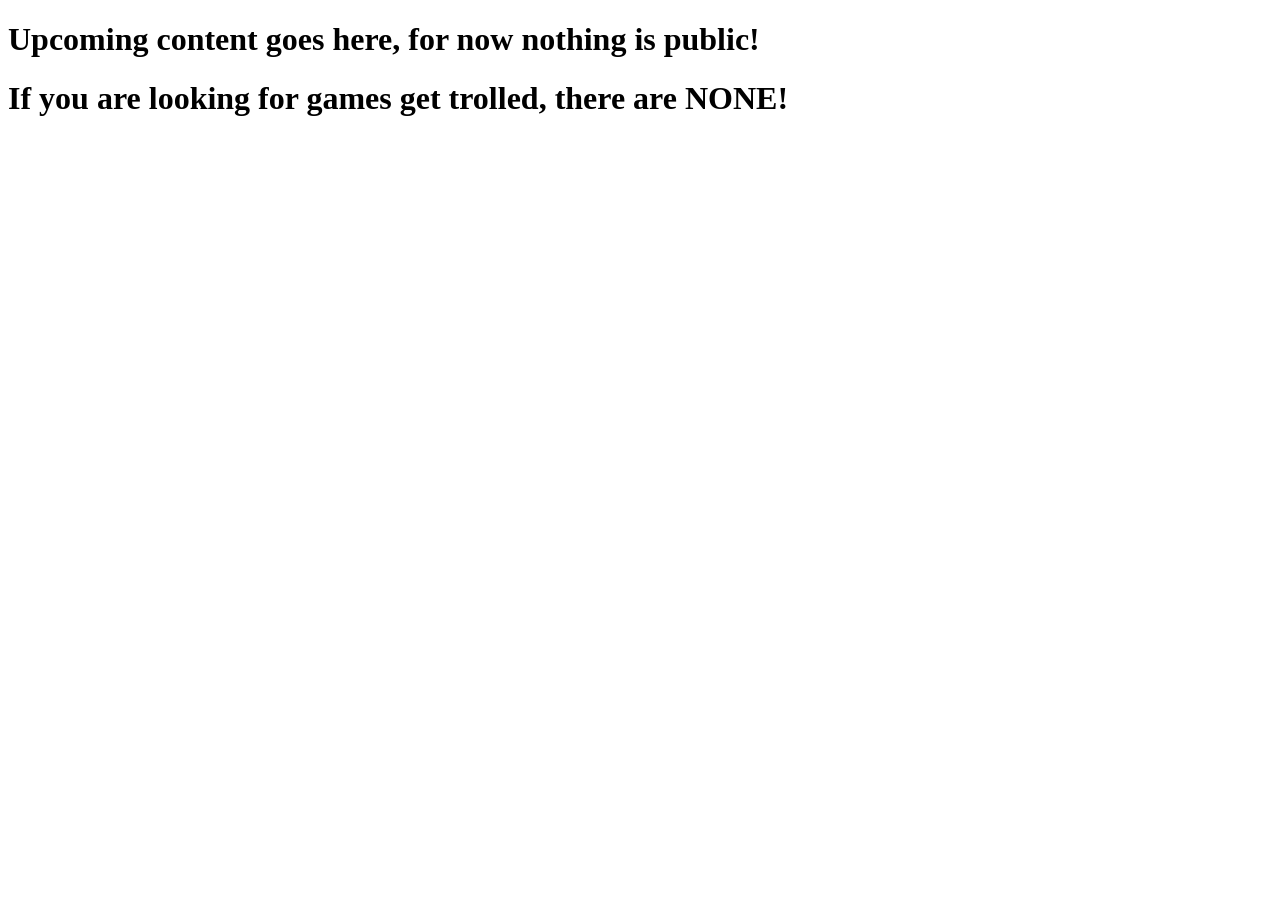
<file: deploy/site/wall.html>
<!DOCTYPE html>
<html lang="en">
<head>
    <meta charset="UTF-8">
    <meta name="viewport" content="width=device-width, initial-scale=1.0">
    <title>Information</title>
</head>
<body>
    <h1>Upcoming content goes here, for now nothing is public!</h1>
    <h1>If you are looking for games get trolled, there are NONE!</h1>
</body>
</html>
</file>
<file: css/style.css>
@property --a{syntax:"<angle>";inherits:false;initial-value:0deg}

:root{
  --void:#02040b;
  --ice:#f1faff;
  --frost:#c3dcf3;
  --mute:#8da6c2;
  --accent:#ffd166; /* Warm golden star light */
  --line:rgba(190,225,255,.15);
  --font:'Space Grotesk',system-ui,-apple-system,'Segoe UI',sans-serif;
  color-scheme:dark;
}
*{box-sizing:border-box}
html{scroll-behavior:smooth;scroll-padding-top:80px;background:var(--void)}
body{margin:0;font-family:var(--font);color:var(--frost);line-height:1.6;overflow-x:hidden}
a{color:inherit}

/* ---------- background: deep space cosmic celestial vibe ---------- */
.cosmos{position:fixed;inset:0;z-index:-1;pointer-events:none;overflow:hidden;
  background:
    radial-gradient(55% 45% at 15% 15%,rgba(20,90,160,.55),transparent 70%),
    radial-gradient(50% 40% at 88% 22%,rgba(255,180,50,.25),transparent 70%), /* Golden cosmic cloud */
    radial-gradient(60% 40% at 70% 85%,rgba(10,140,200,.38),transparent 72%),
    radial-gradient(45% 35% at 25% 90%,rgba(15,25,70,.70),transparent 70%),
    radial-gradient(40% 30% at 52% 48%,rgba(255,200,100,.15),transparent 70%),
    linear-gradient(160deg,#040714 0%,#080c24 40%,#040612 70%,#010206 100%)}
.cosmos .stars{position:absolute;inset:0;background-image:radial-gradient(1.2px 1.2px at 68px 291px,#fff,transparent),radial-gradient(1.0px 1.0px at 130px 60px,#e0d1ff,transparent),radial-gradient(1.0px 1.0px at 241px 333px,#fff,transparent),radial-gradient(0.8px 0.8px at 48px 249px,#d3bcff,transparent),radial-gradient(1.2px 1.2px at 221px 311px,#fff,transparent),radial-gradient(0.9px 0.9px at 356px 228px,#fff,transparent),radial-gradient(1.3px 1.3px at 302px 52px,#fff,transparent),radial-gradient(1.1px 1.1px at 11px 13px,#fff,transparent),radial-gradient(1.0px 1.0px at 480px 451px,#fff,transparent),radial-gradient(0.8px 0.8px at 216px 371px,#d3bcff,transparent),radial-gradient(1.3px 1.3px at 391px 224px,#f3ebff,transparent),radial-gradient(0.9px 0.9px at 119px 176px,#fff,transparent),radial-gradient(1.3px 1.3px at 389px 235px,#fff,transparent),radial-gradient(1.3px 1.3px at 213px 428px,#fff,transparent),radial-gradient(1.3px 1.3px at 95px 322px,#eadcff,transparent),radial-gradient(1.0px 1.0px at 61px 380px,#f3ebff,transparent),radial-gradient(1.1px 1.1px at 479px 216px,#fff,transparent),radial-gradient(1.1px 1.1px at 155px 145px,#d3bcff,transparent),radial-gradient(1.0px 1.0px at 433px 258px,#fff,transparent),radial-gradient(1.2px 1.2px at 245px 124px,#e0d1ff,transparent),radial-gradient(0.9px 0.9px at 212px 340px,#f3ebff,transparent),radial-gradient(1.2px 1.2px at 451px 359px,#eadcff,transparent),radial-gradient(1.1px 1.1px at 44px 224px,#fff,transparent),radial-gradient(1.1px 1.1px at 398px 83px,#d3bcff,transparent),radial-gradient(1.2px 1.2px at 189px 250px,#e0d1ff,transparent),radial-gradient(1.2px 1.2px at 22px 157px,#f3ebff,transparent),radial-gradient(1.0px 1.0px at 303px 296px,#fff,transparent),radial-gradient(0.9px 0.9px at 86px 257px,#fff,transparent),radial-gradient(1.1px 1.1px at 394px 102px,#f3ebff,transparent),radial-gradient(1.1px 1.1px at 118px 207px,#f3ebff,transparent),radial-gradient(1.3px 1.3px at 180px 235px,#f3ebff,transparent),radial-gradient(0.8px 0.8px at 311px 373px,#f3ebff,transparent),radial-gradient(1.1px 1.1px at 414px 66px,#f3ebff,transparent),radial-gradient(1.3px 1.3px at 105px 218px,#e0d1ff,transparent),radial-gradient(1.1px 1.1px at 445px 186px,#fff,transparent),radial-gradient(1.0px 1.0px at 258px 211px,#eadcff,transparent),radial-gradient(0.8px 0.8px at 212px 177px,#f3ebff,transparent),radial-gradient(1.1px 1.1px at 319px 402px,#d3bcff,transparent),radial-gradient(1.2px 1.2px at 307px 14px,#fff,transparent),radial-gradient(0.9px 0.9px at 281px 299px,#fff,transparent),radial-gradient(1.2px 1.2px at 408px 282px,#eadcff,transparent),radial-gradient(1.3px 1.3px at 16px 430px,#fff,transparent),radial-gradient(0.8px 0.8px at 42px 444px,#fff,transparent),radial-gradient(0.9px 0.9px at 386px 386px,#eadcff,transparent),radial-gradient(1.1px 1.1px at 56px 408px,#eadcff,transparent),radial-gradient(0.9px 0.9px at 148px 35px,#eadcff,transparent),radial-gradient(1.1px 1.1px at 270px 86px,#eadcff,transparent),radial-gradient(1.0px 1.0px at 232px 359px,#e0d1ff,transparent),radial-gradient(1.0px 1.0px at 58px 12px,#eadcff,transparent),radial-gradient(0.9px 0.9px at 215px 407px,#fff,transparent),radial-gradient(1.2px 1.2px at 129px 460px,#fff,transparent),radial-gradient(1.2px 1.2px at 310px 221px,#fff,transparent),radial-gradient(1.0px 1.0px at 115px 9px,#fff,transparent),radial-gradient(1.0px 1.0px at 368px 82px,#f3ebff,transparent),radial-gradient(1.1px 1.1px at 347px 218px,#fff,transparent),radial-gradient(1.1px 1.1px at 322px 408px,#d3bcff,transparent),radial-gradient(1.1px 1.1px at 114px 268px,#d3bcff,transparent),radial-gradient(1.2px 1.2px at 345px 294px,#d3bcff,transparent),radial-gradient(0.9px 0.9px at 30px 377px,#fff,transparent),radial-gradient(1.0px 1.0px at 448px 24px,#fff,transparent),radial-gradient(1.3px 1.3px at 158px 469px,#fff,transparent),radial-gradient(0.9px 0.9px at 213px 289px,#fff,transparent),radial-gradient(1.2px 1.2px at 287px 449px,#f3ebff,transparent),radial-gradient(1.3px 1.3px at 419px 111px,#f3ebff,transparent),radial-gradient(1.2px 1.2px at 235px 87px,#f3ebff,transparent),radial-gradient(1.0px 1.0px at 260px 19px,#eadcff,transparent),radial-gradient(1.1px 1.1px at 50px 105px,#d3bcff,transparent),radial-gradient(1.0px 1.0px at 302px 99px,#d3bcff,transparent),radial-gradient(1.0px 1.0px at 151px 258px,#eadcff,transparent),radial-gradient(1.0px 1.0px at 313px 446px,#eadcff,transparent),radial-gradient(1.2px 1.2px at 57px 93px,#fff,transparent),radial-gradient(1.3px 1.3px at 685px 315px,#fff,transparent),radial-gradient(1.5px 1.5px at 621px 36px,#fff,transparent),radial-gradient(1.4px 1.4px at 441px 653px,#f3ebff,transparent),radial-gradient(1.8px 1.8px at 380px 557px,#f3ebff,transparent),radial-gradient(1.7px 1.7px at 274px 36px,#eadcff,transparent),radial-gradient(1.7px 1.7px at 476px 326px,#d3bcff,transparent),radial-gradient(1.5px 1.5px at 538px 168px,#fff,transparent),radial-gradient(1.2px 1.2px at 236px 24px,#fff,transparent),radial-gradient(1.5px 1.5px at 139px 522px,#f3ebff,transparent),radial-gradient(1.2px 1.2px at 690px 573px,#d3bcff,transparent),radial-gradient(1.7px 1.7px at 424px 537px,#eadcff,transparent),radial-gradient(1.4px 1.4px at 607px 362px,#d3bcff,transparent),radial-gradient(1.6px 1.6px at 165px 409px,#d3bcff,transparent),radial-gradient(1.3px 1.3px at 670px 543px,#eadcff,transparent),radial-gradient(1.5px 1.5px at 510px 512px,#eadcff,transparent),radial-gradient(1.7px 1.7px at 677px 465px,#d3bcff,transparent),radial-gradient(1.6px 1.6px at 359px 581px,#f3ebff,transparent),radial-gradient(1.6px 1.6px at 467px 498px,#eadcff,transparent),radial-gradient(1.7px 1.7px at 716px 170px,#f3ebff,transparent),radial-gradient(1.3px 1.3px at 274px 491px,#f3ebff,transparent),radial-gradient(1.5px 1.5px at 575px 530px,#f3ebff,transparent),radial-gradient(1.3px 1.3px at 602px 416px,#fff,transparent),radial-gradient(1.4px 1.4px at 500px 524px,#f3ebff,transparent),radial-gradient(1.6px 1.6px at 77px 349px,#fff,transparent),radial-gradient(1.5px 1.5px at 108px 60px,#fff,transparent),radial-gradient(1.3px 1.3px at 279px 605px,#fff,transparent),radial-gradient(1.7px 1.7px at 534px 139px,#fff,transparent),radial-gradient(1.4px 1.4px at 215px 61px,#fff,transparent),radial-gradient(1.4px 1.4px at 58px 371px,#fff,transparent),radial-gradient(1.2px 1.2px at 688px 24px,#fff,transparent),radial-gradient(1.6px 1.6px at 25px 41px,#fff,transparent),radial-gradient(1.2px 1.2px at 382px 261px,#fff,transparent),radial-gradient(1.6px 1.6px at 188px 535px,#d3bcff,transparent),radial-gradient(1.7px 1.7px at 603px 44px,#fff,transparent),radial-gradient(1.1px 1.1px at 155px 37px,#f3ebff,transparent),radial-gradient(1.3px 1.3px at 642px 115px,#d3bcff,transparent),radial-gradient(1.4px 1.4px at 31px 315px,#f3ebff,transparent),radial-gradient(1.6px 1.6px at 46px 270px,#f3ebff,transparent),radial-gradient(1.8px 1.8px at 157px 484px,#fff,transparent),radial-gradient(1.3px 1.3px at 676px 703px,#fff,transparent),radial-gradient(1.7px 1.7px at 24px 458px,#fff,transparent),radial-gradient(1.6px 1.6px at 530px 598px,#d3bcff,transparent),radial-gradient(1.2px 1.2px at 527px 335px,#eadcff,transparent),radial-gradient(1.5px 1.5px at 265px 268px,#d3bcff,transparent),radial-gradient(1.6px 1.6px at 668px 18px,#fff,transparent),radial-gradient(1.3px 1.3px at 686px 58px,#fff,transparent),radial-gradient(1.2px 1.2px at 165px 174px,#fff,transparent),radial-gradient(1.8px 1.8px at 520px 32px,#fff,transparent),radial-gradient(1.3px 1.3px at 455px 75px,#f3ebff,transparent);background-size:480px 480px,720px 720px;opacity:1;filter:brightness(1.3)}
.cosmos .meteor{
  position:absolute;width:150px;height:2px;border-radius:2px;opacity:0;will-change:transform,opacity;
  background:linear-gradient(90deg,#fff,rgba(255,210,100,.6) 30%,transparent);
  animation:streak 18s linear infinite;
}
.cosmos .meteor::before{content:"";position:absolute;left:0;top:50%;width:4px;height:4px;margin:-2px 0 0 -1px;border-radius:50%;background:#fff;box-shadow:0 0 6px 2px rgba(255,215,120,.8)}
@keyframes streak{
  0%{opacity:0;transform:rotate(-32deg) translateX(0)}
  3%{opacity:1}
  20%{opacity:0;transform:rotate(-32deg) translateX(-1500px)}
  100%{opacity:0;transform:rotate(-32deg) translateX(-1500px)}
}
.cosmos .m1{top:8%;left:88%;animation-delay:0s;animation-duration:18s}
.cosmos .m2{top:22%;left:96%;animation-delay:4s;animation-duration:22s}
.cosmos .m3{top:5%;left:70%;animation-delay:8s;animation-duration:20s}
.cosmos .m4{top:35%;left:100%;animation-delay:12s;animation-duration:24s}
.cosmos .m5{top:15%;left:80%;animation-delay:2s;animation-duration:26s}
.cosmos .m6{top:28%;left:92%;animation-delay:15s;animation-duration:19s}
@media(prefers-reduced-motion:reduce){.cosmos .meteor{display:none}}

/* ---------- glass ---------- */
.glass {
  background: linear-gradient(
    135deg,
    rgba(255, 255, 255, 0.12),
    rgba(255, 255, 255, 0.03)
  );
  
  backdrop-filter: blur(16px) saturate(180%);
  -webkit-backdrop-filter: blur(16px) saturate(180%); /* Safari support */
  
  border: 1px solid rgba(255, 255, 255, 0.18);
  border-radius: 16px;
  box-shadow: 
    inset 0 1px 1px rgba(255, 255, 255, 0.3),
    0 8px 32px 0 rgba(0, 0, 0, 0.37);
}
.btn{
  display:inline-flex;align-items:center;justify-content:center;
  height:40px;padding:0 20px;border-radius:999px;
  border:1px solid var(--line);background:rgba(185,142,255,.08);
  color:var(--ice);font:700 .9rem var(--font);text-decoration:none;cursor:pointer;
  transition:background .2s,border-color .2s,box-shadow .2s;
}
.btn:hover{background:rgba(185,142,255,.16);border-color:rgba(185,142,255,.35)}
.btn.solid{background:linear-gradient(180deg,#fff,#e2d7ff);color:#120524;border-color:transparent;box-shadow:0 0 24px rgba(185,142,255,.3)}
.btn.solid:hover{box-shadow:0 0 34px rgba(185,142,255,.5)}
.btn.sm{height:34px;padding:0 16px;font-size:.85rem}
:focus-visible{outline:2px solid var(--accent);outline-offset:3px}

/* ---------- nav ---------- */
.nav{
  position:fixed;top:14px;left:50%;transform:translateX(-50%);z-index:10;
  width:min(760px,calc(100% - 24px));
  display:flex;align-items:center;justify-content:space-between;gap:12px;
  padding:8px 8px 8px 22px;border-radius:999px;
}
.brand{font-weight:800;letter-spacing:.04em;text-transform:uppercase;color:var(--ice);text-decoration:none}
.nav-links{display:flex;gap:2px}
.nav-links a{padding:8px 14px;border-radius:999px;color:var(--frost);text-decoration:none;font-size:.9rem;transition:background .2s,color .2s}
.nav-links a:hover{background:rgba(255,255,255,.08);color:var(--ice)}

/* ---------- hero ---------- */
.hero{
  min-height:100svh;display:flex;flex-direction:column;align-items:center;justify-content:center;
  text-align:center;gap:22px;padding:110px 20px 80px;
}
.hero>*{animation:in 1.2s ease both}
.hero>:nth-child(2){animation-delay:.15s}
.hero>:nth-child(3){animation-delay:.3s}
.hero>:nth-child(4){animation-delay:.45s}
@keyframes in{from{opacity:0;transform:translateY(16px)}}

.eyebrow{font-size:.78rem;font-weight:700;letter-spacing:.22em;text-transform:uppercase;color:var(--accent)}
h1{
  margin:0;max-width:14ch;text-wrap:balance;
  font-weight:800;font-size:clamp(3.2rem,10vw,8.5rem);line-height:.96;letter-spacing:-.04em;
  background:linear-gradient(180deg,#fff 30%,#e4d8ff 100%);
  -webkit-background-clip:text;background-clip:text;color:transparent;
}
.lead{max-width:540px;margin:0;color:#bcadd9;font-weight:500;font-size:clamp(1rem,1.6vw,1.2rem)}
.cta{display:flex;gap:10px;flex-wrap:wrap;justify-content:center;margin-top:6px}

/* ---------- sections ---------- */
section{padding:90px 20px}
.wrap{max-width:1040px;margin:0 auto}
.center{text-align:center}
.center .sub{margin-inline:auto}
h2{margin:0 0 12px;color:#fff;font-weight:800;font-size:clamp(2rem,5vw,3.4rem);line-height:1.02;letter-spacing:-.03em}
.sub{max-width:520px;margin:0;color:var(--mute)}

.grid{display:grid;grid-template-columns:repeat(auto-fit,minmax(270px,1fr));gap:14px;margin-top:36px}
.card{display:flex;flex-direction:column;gap:10px;padding:24px;border-radius:22px;transition:border-color .25s}
.card:hover{border-color:rgba(185,142,255,.35)}
.tag{align-self:flex-start;padding:3px 10px;border-radius:999px;border:1px solid rgba(185,142,255,.3);color:var(--accent);font-size:.75rem}
.card h3{margin:6px 0 0;color:#fff;font-size:1.4rem;font-weight:700;letter-spacing:-.02em}
.card p{flex:1;margin:0;color:var(--mute);font-size:.95rem}
.card .btn{align-self:flex-start;margin-top:8px}

.drops{display:grid;grid-template-columns:repeat(auto-fit,minmax(300px,1fr));gap:12px;margin-top:36px}
.drop{display:flex;justify-content:space-between;align-items:center;gap:16px;padding:16px 20px;border-radius:16px;text-decoration:none;transition:border-color .25s}
.drop:hover{border-color:rgba(185,142,255,.35)}
.drop b{color:#fff;font-weight:700}
.drop span{color:var(--accent);font-weight:500;font-size:.85rem;white-space:nowrap}

/* ---------- early access ---------- */
.gate{
  position:relative;max-width:380px;margin:24px auto 0;padding:14px 16px;border-radius:22px;
  text-align:left;overflow:hidden;
  background:
    radial-gradient(80% 120% at 50% -20%,rgba(160,110,255,.22),transparent 70%),
    linear-gradient(145deg,rgba(185,142,255,.10),rgba(185,142,255,.03));
  box-shadow:inset 0 1px 0 rgba(255,255,255,.15),0 30px 90px rgba(90,40,160,.2);
}
.gate>*{position:relative;z-index:1}
/* light orbiting the edge */
.gate::before{
  content:"";position:absolute;inset:0;border-radius:inherit;padding:1px;pointer-events:none;
  background:conic-gradient(from var(--a),transparent 0 65%,rgba(200,160,255,.95) 82%,transparent 95%);
  -webkit-mask:linear-gradient(#000 0 0) content-box,linear-gradient(#000 0 0);
  -webkit-mask-composite:xor;mask-composite:exclude;
  animation:orbit 9s linear infinite;
}
@keyframes orbit{to{--a:360deg}}
/* tiny twinkling stars inside the panel */
.gate::after{
  content:"";position:absolute;inset:0;pointer-events:none;
  background:
    radial-gradient(1.3px 1.3px at 8% 22%,#fff,transparent),
    radial-gradient(1px 1px at 22% 78%,#e0d1ff,transparent),
    radial-gradient(1.3px 1.3px at 47% 12%,#fff,transparent),
    radial-gradient(1px 1px at 68% 85%,#e0d1ff,transparent),
    radial-gradient(1.3px 1.3px at 86% 30%,#fff,transparent),
    radial-gradient(1px 1px at 94% 70%,#e0d1ff,transparent);
  animation:twinkle 5s ease-in-out infinite alternate;
}
@keyframes twinkle{from{opacity:.25}to{opacity:.9}}

.gate label{display:block;margin:0 0 7px 6px;color:var(--mute);font-size:.78rem}
.row{display:flex;gap:8px}
.row input{
  flex:1;min-width:0;height:36px;padding:0 15px;border-radius:999px;
  border:1px solid var(--line);background:rgba(5,2,12,.65);color:var(--ice);
  font:500 .85rem var(--font);letter-spacing:.14em;text-transform:uppercase;outline:none;
  transition:border-color .2s,box-shadow .2s;
}
.row input::placeholder{color:#6c5894}
.row input:focus{border-color:var(--accent);box-shadow:0 0 0 3px rgba(185,142,255,.2)}
.row .btn{height:36px;padding:0 18px;font-size:.85rem}
.msg{min-height:1.2em;margin:7px 6px 0;color:var(--mute);font-size:.78rem}
.msg.err{color:#ff9fa8}
.msg.ok{color:#8be9c8}
.shake{animation:shake .5s}
@keyframes shake{20%,60%{transform:translateX(-8px)}40%,80%{transform:translateX(8px)}}

.warp{
  position:fixed;inset:0;z-index:99;pointer-events:none;opacity:0;transition:opacity .9s;
  background:radial-gradient(circle at 50% 70%,#fff,#d0b8ff 25%,#32115e 60%,#030008);
}
.warp.on{opacity:1}

footer{padding:30px 20px 60px;text-align:center;color:#6c5894;font-size:.85rem}

/* ---------- responsive / motion ---------- */
@media(max-width:640px){
  .nav-links{display:none}
  .row{flex-direction:column}
  .row .btn{width:100%}
}
@media(prefers-reduced-motion:reduce){
  *,*::before,*::after{animation-duration:.01ms!important;animation-iteration-count:1!important;transition-duration:.01ms!important}
}
</file>
